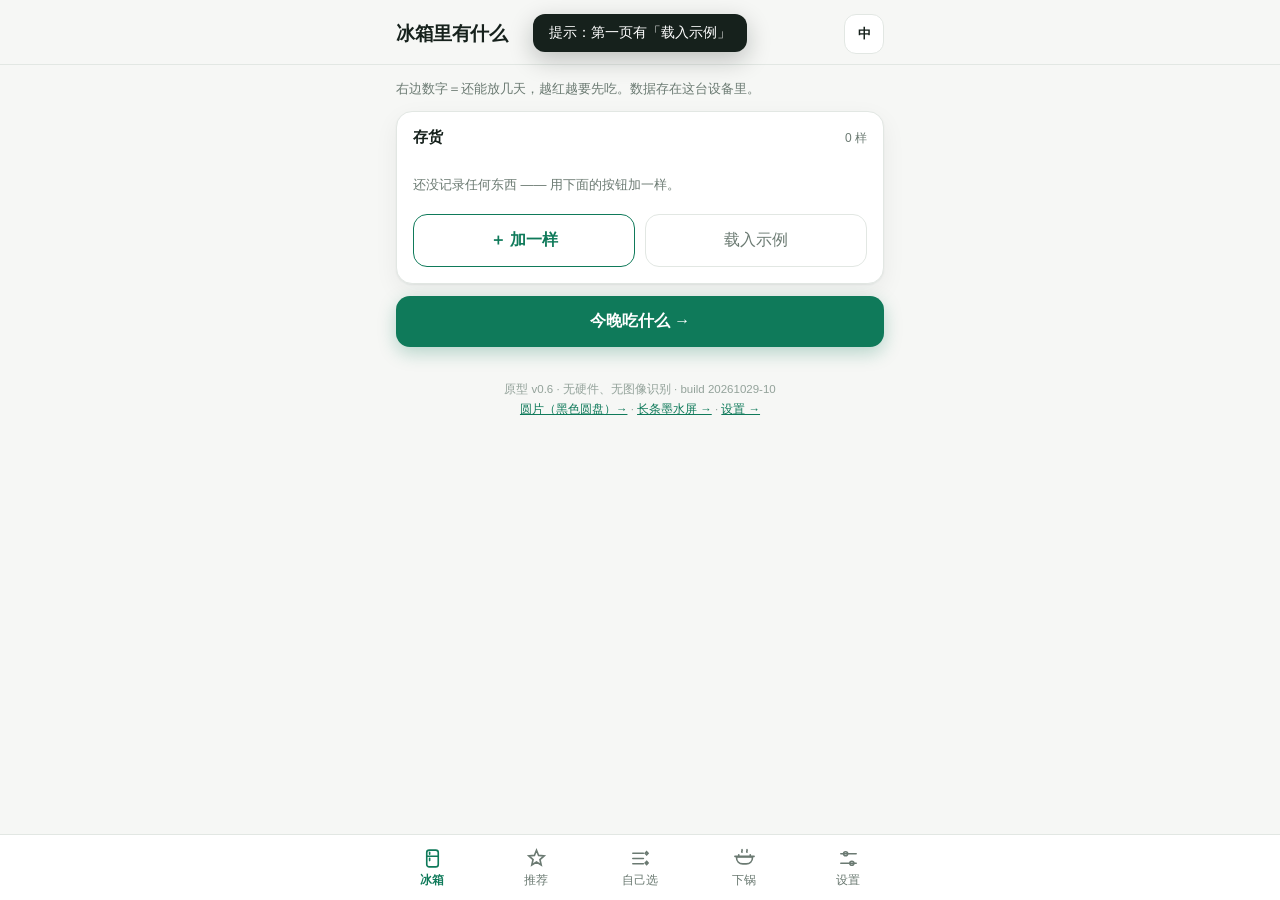
<file: index.html>
<!DOCTYPE html>
<html lang="en">
<head>
<meta charset="utf-8">
<meta name="viewport" content="width=device-width, initial-scale=1, viewport-fit=cover">
<meta name="theme-color" content="#0f7a5a">
<title>Fridge Decision</title>
<link rel="manifest" href="manifest.json">
<style>
  :root{
    --bg:#f6f7f5; --card:#fff; --ink:#16211c; --muted:#6b7a72; --line:#e2e7e3;
    --green:#0f7a5a; --green-soft:#e6f2ed; --amber:#b26a00; --amber-soft:#fdf1e0;
    --red:#b3261e; --red-soft:#fbe9e7;
    --shadow:0 1px 2px rgba(16,33,28,.06),0 8px 24px rgba(16,33,28,.06);
    --r:16px;
  }
  *{box-sizing:border-box;-webkit-tap-highlight-color:transparent}
  html,body{margin:0;padding:0;background:var(--bg);color:var(--ink);
    font-family:-apple-system,BlinkMacSystemFont,"Segoe UI","PingFang SC","Microsoft YaHei",sans-serif;
    -webkit-text-size-adjust:100%}
  body{padding:0 0 calc(88px + env(safe-area-inset-bottom))}
  .wrap{max-width:520px;margin:0 auto;padding:0 16px}

  /* ---------- top bar ---------- */
  .top{position:sticky;top:0;z-index:20;background:rgba(246,247,245,.94);backdrop-filter:blur(8px);
    border-bottom:1px solid var(--line)}
  .topin{max-width:520px;margin:0 auto;padding:14px 16px 10px;display:flex;align-items:center;gap:10px}
  .topin h1{font-size:19px;margin:0;letter-spacing:-.02em;flex:1;line-height:1.2}
  .gear{width:40px;height:40px;border-radius:12px;border:1px solid var(--line);background:#fff;
    display:grid;place-items:center;cursor:pointer;flex:0 0 auto;text-decoration:none;color:var(--ink)}
  .gear svg{width:21px;height:21px}

  /* ---------- views ---------- */
  .view{display:none;padding-top:14px}
  .view.on{display:block}
  .lede{font-size:13px;color:var(--muted);line-height:1.5;margin:0 0 12px}
  .card{background:var(--card);border:1px solid var(--line);border-radius:var(--r);padding:16px;margin:0 0 12px;box-shadow:var(--shadow)}
  .card h2{font-size:15px;margin:0 0 10px;display:flex;justify-content:space-between;gap:8px;align-items:baseline}
  .count{font-size:12px;color:var(--muted);font-weight:400}

  /* ---------- fridge rows ---------- */
  .items{display:flex;flex-direction:column;gap:8px}
  .chip{display:flex;align-items:center;gap:10px;width:100%;border:1px solid var(--line);background:#fbfcfb;
    border-radius:14px;padding:13px 14px;font-size:17.5px;line-height:1;font-weight:600}
  .chip svg{flex:0 0 auto;color:var(--green);width:22px;height:22px}
  .chip.warn svg{color:var(--amber)} .chip.urgent svg{color:var(--red)}
  .chip .d{font-size:13.5px;color:var(--muted);font-variant-numeric:tabular-nums;font-weight:500;margin-left:auto}
  .chip.warn .d{color:var(--amber)} .chip.urgent .d{color:var(--red);font-weight:600}
  .chip button{border:0;background:none;padding:0 0 0 2px;margin:0;color:#b7c1bb;font-size:18px;line-height:1;cursor:pointer}
  .empty{font-size:13px;color:var(--muted);padding:6px 0}
  .btn{display:flex;align-items:center;justify-content:center;gap:8px;width:100%;border:0;border-radius:14px;
    padding:15px;font-size:16px;font-weight:600;cursor:pointer;font-family:inherit}
  .btn.primary{background:var(--green);color:#fff;box-shadow:0 6px 18px rgba(15,122,90,.28)}
  .btn.primary:active{transform:translateY(1px)}
  .btn.ghost{background:#fff;color:var(--green);border:1px solid var(--green)}
  .btn.quiet{background:transparent;color:var(--muted);border:1px solid var(--line);font-weight:500}
  .row{display:flex;gap:10px} .row > *{flex:1}

  /* ---------- verdict ---------- */
  .verdict{background:var(--green);color:#fff;border-radius:20px;padding:18px;margin:0 0 12px;box-shadow:0 12px 32px rgba(15,122,90,.24)}
  .verdict.amber{background:#a96206;box-shadow:0 12px 32px rgba(169,98,6,.22)}
  .verdict .kicker{font-size:11px;letter-spacing:.12em;text-transform:uppercase;opacity:.85}
  .verdict h3{font-size:24px;margin:6px 0 8px;line-height:1.15}
  .meta{display:flex;flex-wrap:wrap;gap:8px;font-size:13px}
  .badge{background:rgba(255,255,255,.18);border-radius:8px;padding:3px 8px;font-size:12px;font-weight:600}
  .shop{background:var(--amber-soft);border:1px solid #f0d9b5;border-radius:14px;padding:12px 14px;margin:0 0 12px;
    font-size:14px;line-height:1.55;color:#7a4a05}
  .why{background:#fff;border:1px solid var(--line);border-radius:var(--r);padding:14px 16px;font-size:14px;line-height:1.6;color:#2b3a33}
  .why ul{margin:8px 0 0;padding-left:18px} .why li{margin:4px 0}
  .steps{font-size:14px;line-height:1.7;margin:10px 0 0;padding-left:20px}
  .steps li{margin:6px 0}
  .srcline{font-size:11.5px;color:#93a29a;margin-top:10px}
  .srcline a{color:#7b9187}
  .pantryline{margin-top:10px;font-size:13px;color:var(--muted);line-height:1.6}
  .ptog{display:inline-flex;align-items:center;gap:5px;border:1px solid var(--line);border-radius:999px;
    padding:5px 10px;margin:4px 6px 0 0;font-size:12.5px;cursor:pointer;background:#fff}
  .ptog.on{border-color:var(--green);background:var(--green-soft);color:#0b5c44}

  /* ---------- recipe list ---------- */
  .filters{display:flex;gap:8px;overflow-x:auto;padding:2px 0 10px;scrollbar-width:none}
  .filters::-webkit-scrollbar{display:none}
  .f{border:1px solid var(--line);background:#fff;border-radius:999px;padding:8px 13px;font-size:13px;
    white-space:nowrap;cursor:pointer;font-family:inherit;color:var(--ink)}
  .f.on{border-color:var(--green);background:var(--green-soft);color:#0b5c44;font-weight:600}
  .rc{background:#fff;border:1px solid var(--line);border-radius:var(--r);padding:14px;margin:0 0 10px;box-shadow:var(--shadow)}
  .rc h4{margin:0 0 6px;font-size:17px;letter-spacing:-.01em;display:flex;gap:8px;align-items:baseline;flex-wrap:wrap}
  .rc .tags{display:flex;gap:6px;flex-wrap:wrap;font-size:12px;color:var(--muted)}
  .tg{background:#f2f5f3;border-radius:7px;padding:3px 7px}
  .tg.g{background:var(--green-soft);color:#0b5c44}
  .tg.a{background:var(--amber-soft);color:#7a4a05}
  .rc .uses{font-size:13px;color:#3a473f;margin:8px 0 0;line-height:1.55}
  .rc details{margin-top:10px}
  .rc summary{font-size:13.5px;color:var(--green);cursor:pointer;font-weight:600}
  .rc ol{font-size:13.5px;line-height:1.65;padding-left:20px;margin:8px 0 0}
  .rc .src{font-size:11px;color:#93a29a;margin-top:8px}
  .rc .src a{color:#7b9187}
  .rc .go{width:100%;margin-top:10px;border:1px solid var(--green);background:#fff;color:var(--green);
    border-radius:11px;padding:11px;font-size:14px;font-weight:600;font-family:inherit;cursor:pointer}

  /* ---------- build view ---------- */
  .picker{display:flex;flex-wrap:wrap;gap:8px;margin-bottom:14px}
  .pf{display:inline-flex;align-items:center;gap:7px;border:1px solid var(--line);background:#fbfcfb;
    border-radius:12px;padding:10px 12px;font-size:15px;cursor:pointer;font-family:inherit;color:var(--ink)}
  .pf svg{width:20px;height:20px;color:var(--green)}
  .pf.on{border-color:var(--green);background:var(--green-soft);font-weight:600}
  .slider{display:flex;align-items:center;justify-content:space-between;gap:12px;font-size:14px;margin:6px 0 2px}
  .slider input{width:60%;accent-color:var(--green)}
  .switch{display:flex;align-items:center;justify-content:space-between;gap:12px;font-size:14px;padding:10px 0;
    border-top:1px solid var(--line);margin-top:8px}
  .switch input{width:20px;height:20px;accent-color:var(--green)}
  .note{font-size:12px;color:var(--muted);line-height:1.55;margin:8px 0 0}

  /* ---------- quantity stepper ---------- */
  .qtyrow{display:flex;align-items:center;justify-content:space-between;gap:12px;margin:12px 0;font-size:14px}
  .step2{display:flex;align-items:center;gap:0;border:1px solid var(--line);border-radius:11px;overflow:hidden}
  .step2 button{width:42px;height:40px;border:0;background:#fff;font-size:19px;color:var(--ink);cursor:pointer;font-family:inherit}
  .step2 span{min-width:74px;text-align:center;font-size:15px;font-weight:600;border-left:1px solid var(--line);border-right:1px solid var(--line);height:40px;line-height:40px}
  .chip .q{font-size:13px;color:var(--muted);background:#eef2ef;border-radius:7px;padding:3px 7px;margin-left:6px;font-weight:600}

  /* ---------- cooking mode ---------- */
  .cook{position:fixed;inset:0;z-index:70;background:#fbfcfa;display:none;flex-direction:column;
    padding:calc(14px + env(safe-area-inset-top)) 18px calc(18px + env(safe-area-inset-bottom))}
  .cook.on{display:flex}
  .ck-top{display:flex;align-items:center;gap:10px;font-size:15px;color:var(--muted)}
  .ck-top b{color:var(--ink);font-size:16px}
  .ck-top button{margin-left:auto;border:1px solid var(--line);background:#fff;border-radius:10px;
    width:38px;height:38px;font-size:16px;cursor:pointer;font-family:inherit;color:var(--ink)}
  .ck-body{flex:1;display:flex;flex-direction:column;justify-content:center;align-items:center;gap:18px;text-align:center}
  .ck-icon svg{width:96px;height:96px;color:var(--green);stroke-width:1.3}
  .ck-text{font-size:23px;line-height:1.5;font-weight:600;letter-spacing:-.01em;max-width:22em}
  .ck-count{font-size:13px;color:var(--muted);letter-spacing:.08em}
  .ck-bar{display:flex;gap:10px}
  .ck-bar button{flex:1;border:1px solid var(--line);background:#fff;border-radius:12px;padding:14px;
    font-size:15px;font-family:inherit;cursor:pointer;color:var(--ink);font-weight:600}
  .ck-bar button:disabled{opacity:.4}
  .ck-done{margin-top:10px}
  .undo{display:none;align-items:center;gap:10px;background:#16211c;color:#fff;border-radius:12px;
    padding:12px 14px;font-size:13.5px;margin:0 0 12px;line-height:1.45}
  .undo.on{display:flex}
  .undo button{margin-left:auto;border:1px solid rgba(255,255,255,.4);background:transparent;color:#fff;
    border-radius:9px;padding:7px 12px;font-size:13px;font-family:inherit;cursor:pointer;flex:0 0 auto}

  /* ---------- camera ---------- */
  .cam{width:100%;max-height:34vh;object-fit:cover;border-radius:14px;background:#0d1512;
    display:none;margin-bottom:10px}
  .cam.on{display:block}
  .shotpreview{width:100%;max-height:34vh;object-fit:cover;border-radius:14px;display:none;
    margin-bottom:10px;border:1px solid var(--line)}
  .shotpreview.on{display:block}
  .cammsg{font-size:12.5px;color:var(--muted);line-height:1.55;margin:0 0 10px}
  .zoomrow{display:none;align-items:center;justify-content:space-between;gap:12px;
    font-size:13.5px;margin:0 0 10px}
  .zoomrow.on{display:flex}
  .zoomrow input{width:58%;accent-color:var(--green)}

  /* ---------- bottom nav ---------- */
  .nav{position:fixed;left:0;right:0;bottom:0;z-index:30;background:rgba(255,255,255,.97);
    border-top:1px solid var(--line);padding:8px 0 calc(8px + env(safe-area-inset-bottom));
    backdrop-filter:blur(10px)}
  .navin{max-width:520px;margin:0 auto;display:flex}
  .nav button{flex:1;border:0;background:none;font-family:inherit;cursor:pointer;color:var(--muted);
    display:flex;flex-direction:column;align-items:center;gap:3px;font-size:11.5px;padding:4px 0}
  .nav button svg{width:23px;height:23px}
  .nav button.on{color:var(--green);font-weight:600}
  .nav .navset{flex:1;display:flex;flex-direction:column;align-items:center;gap:3px;font-size:11.5px;
    padding:4px 0;color:var(--muted);text-decoration:none}
  .nav .navset svg{width:23px;height:23px}
  .nav .navset:active{color:var(--green)}

  /* ---------- sheet ---------- */
  .scrim{position:fixed;inset:0;background:rgba(12,22,18,.42);display:none;z-index:40}
  .scrim.on{display:block}
  .sheet{position:fixed;left:0;right:0;bottom:0;z-index:50;background:#fff;border-radius:20px 20px 0 0;
    padding:18px 16px calc(18px + env(safe-area-inset-bottom));transform:translateY(105%);transition:transform .22s ease;
    max-width:520px;margin:0 auto;max-height:88vh;overflow:auto}
  .sheet.on{transform:translateY(0)}
  .sheet h3{font-size:17px;margin:0 0 4px}
  .sheet .hint{font-size:12.5px;color:var(--muted);line-height:1.5;margin:0 0 12px}
  .grid{display:grid;grid-template-columns:repeat(3,1fr);gap:8px;margin:10px 0 14px}
  .pick{border:1px solid var(--line);border-radius:12px;background:#fbfcfb;padding:10px 8px;font-size:13px;
    text-align:center;cursor:pointer;font-family:inherit;line-height:1.3;
    display:flex;flex-direction:column;align-items:center;gap:3px}
  .pick small{color:#9aa8a1;font-size:10.5px}
  .pick.on{border-color:var(--green);background:var(--green-soft);color:#0b5c44;font-weight:600}
  /* iOS Safari: 按钮里的 SVG 会吞掉 click，图标一律不接收指针事件 */
  button svg, button svg *{pointer-events:none}
  .pick, .pf, .chip button{touch-action:manipulation}
  .pick svg{color:var(--green);display:block}
  .field{display:flex;align-items:center;justify-content:space-between;gap:12px;margin:12px 0;font-size:14px}
  input[type=range]{accent-color:var(--green)}
  .toast{position:fixed;left:50%;transform:translateX(-50%) translateY(-16px);top:14px;background:#16211c;color:#fff;
    font-size:13.5px;padding:10px 16px;border-radius:12px;opacity:0;transition:.25s;z-index:60;pointer-events:none;max-width:86%;
    box-shadow:0 8px 24px rgba(12,22,18,.24)}
  .toast.on{opacity:1;transform:translateX(-50%) translateY(0)}
  .foot{font-size:11.5px;color:#93a29a;text-align:center;line-height:1.8;padding:18px 8px 0}
  .foot a{color:#0f7a5a}
</style>
</head>
<body>

<div class="top">
  <div class="topin">
    <h1 id="pageTitle">冰箱里有什么</h1>
    <button class="gear" id="langBtn" aria-label="language" style="font-size:13px;font-weight:700">中</button>
  </div>
</div>

<div class="wrap">

  <!-- ============ view 1: fridge ============ -->
  <section class="view on" id="view-fridge">
    <p class="lede" data-i18n="fridge.lede">右边数字＝还能放几天，越红越要先吃。数据存在这台设备里。</p>
    <div class="undo" id="undoBar">
      <span id="undoText"></span>
      <button id="undoBtn" data-i18n="undo.btn">撤销</button>
    </div>
    <div class="card">
      <h2><span data-i18n="fridge.stock">存货</span> <span class="count" id="cnt">0</span></h2>
      <div class="items" id="items"></div>
      <p class="empty" id="emptyNote" data-i18n="fridge.empty">还没记录任何东西 —— 用下面的按钮加一样。</p>
      <div class="row" style="margin-top:14px">
        <button class="btn ghost" id="addBtn" data-i18n="fridge.add">＋ 加一样</button>
        <button class="btn quiet" id="demoBtn" data-i18n="fridge.demo">载入示例</button>
      </div>
    </div>
    <button class="btn primary" id="decideBtn" data-i18n="fridge.decide">今晚吃什么 →</button>
    <div id="result" style="margin-top:14px"></div>
  </section>

  <!-- ============ view 2: discover ============ -->
  <section class="view" id="view-discover">
    <p class="lede" data-i18n="disc.lede">按"先用掉快坏的"排序。</p>
    <div class="filters" id="discFilters">
      <button class="f on" data-f="all" data-i18n="disc.all">全部</button>
      <button class="f" data-f="ready" data-i18n="disc.ready">现在就能做</button>
      <button class="f" data-f="shop1" data-i18n="disc.shop1">差一样</button>
      <button class="f" data-f="greens" data-i18n="disc.greens">有绿叶菜</button>
      <button class="f" data-f="light" data-i18n="disc.light">≤ 500 kcal</button>
    </div>
    <div id="discList"></div>
  </section>

  <!-- ============ view 3: build ============ -->
  <section class="view" id="view-build">
    <p class="lede" data-i18n="build.lede">先选你今天想吃的。</p>
    <div class="card">
      <h2><span data-i18n="build.want">我想吃</span> <span class="count" id="pickCount"></span></h2>
      <div class="picker" id="picker"></div>
      <div class="slider">
        <span><span data-i18n="build.kcal">热量上限</span> <b id="kcalLbl">600 kcal</b></span>
        <input type="range" id="kcal" min="200" max="1000" step="50" value="600">
      </div>
      <div class="slider">
        <span><span data-i18n="build.mins">最多用时</span> <b id="minLbl">30</b></span>
        <input type="range" id="mins" min="10" max="40" step="5" value="30">
      </div>
      <div class="switch">
        <span data-i18n="build.mustGreens">必须有绿叶菜</span>
        <input type="checkbox" id="mustGreens">
      </div>
      <div class="switch">
        <span data-i18n="build.fibre">只看纤维较高的</span>
        <input type="checkbox" id="highFiber">
      </div>
      <p class="note" data-i18n="build.fibreNote"></p>
      <button class="btn quiet" id="clearPick" style="margin-top:12px" data-i18n="build.clear">清空选择</button>
    </div>
    <div id="buildList"></div>
  </section>

  <div class="foot">
    <span data-i18n="foot.line">原型 · 无硬件、无图像识别</span> · build 20261029-10<br>
    <a href="disc.html" data-i18n="foot.disc">圆片 →</a> · <a href="display.html" data-i18n="foot.strip">长条屏 →</a> · <a href="settings.html" data-i18n="foot.settings">设置 →</a>
  </div>
</div>

<!-- bottom nav -->
<nav class="nav">
  <div class="navin">
    <button class="on" data-view="fridge">
      <svg viewBox="0 0 24 24" fill="none" stroke="currentColor" stroke-width="1.7" stroke-linecap="round">
        <rect x="6" y="3.2" width="12" height="17.6" rx="2.6"/><path d="M6 9.6h12M9 5.6v2M9 11.8v2.4"/>
      </svg>
      <span data-i18n="nav.fridge">冰箱</span>
    </button>
    <button data-view="discover">
      <svg viewBox="0 0 24 24" fill="none" stroke="currentColor" stroke-width="1.7" stroke-linecap="round">
        <path d="M12 3.4l2.2 5.4 5.8.5-4.4 3.8 1.3 5.7L12 15.7 7.1 18.8l1.3-5.7L4 9.3l5.8-.5z"/>
      </svg>
      <span data-i18n="nav.discover">推荐</span>
    </button>
    <button data-view="build">
      <svg viewBox="0 0 24 24" fill="none" stroke="currentColor" stroke-width="1.7" stroke-linecap="round">
        <path d="M4 6.5h11M4 12h11M4 17.5h11"/>
        <path d="M18.4 5l1.5 1.6-1.5 1.6-1.5-1.6z"/><path d="M18.4 15l1.5 1.6-1.5 1.6-1.5-1.6z"/>
      </svg>
      <span data-i18n="nav.build">自己选</span>
    </button>
    <a class="navset navcook" href="cook.html" title="把食材拖进锅里看能做什么">
      <svg viewBox="0 0 24 24" fill="none" stroke="currentColor" stroke-width="1.7" stroke-linecap="round" stroke-linejoin="round">
        <path d="M3.6 10.4h16.8c0 4.6-3 7.2-6.6 7.2H10.2c-3.6 0-6.6-2.6-6.6-7.2z"/>
        <path d="M2 9.8h20"/><path d="M6 9.8V8.2M18 9.8V8.2"/>
        <path d="M9.4 5.4c-.8-1 .6-1.6 0-2.6M14.6 5.4c-.8-1 .6-1.6 0-2.6"/>
      </svg>
      <span data-i18n="nav.cook">下锅</span>
    </a>
    <a class="navset" href="settings.html">
      <svg viewBox="0 0 24 24" fill="none" stroke="currentColor" stroke-width="1.7" stroke-linecap="round">
        <path d="M4 7h16M4 17h16"/>
        <circle cx="9" cy="7" r="2.1"/><circle cx="15.5" cy="17" r="2.1"/>
      </svg>
      <span data-i18n="nav.settings">设置</span>
    </a>
  </div>
</nav>

<div class="scrim" id="scrim"></div>
<div class="sheet" id="sheet">
  <h3 data-i18n="sheet.title">加入一样东西</h3>
  <p class="hint" data-i18n="sheet.hint"></p>
  <video class="cam" id="cam" playsinline muted autoplay></video>
  <img class="shotpreview" id="shot" alt="刚拍的照片">
  <div class="row" style="margin-bottom:10px">
    <button class="btn quiet" id="snapBtn" data-i18n="sheet.cam">打开相机</button>
    <button class="btn quiet" id="flipBtn" style="display:none" data-i18n="sheet.flip">换镜头</button>
  </div>
  <div class="zoomrow" id="zoomRow">
    <span><span data-i18n="sheet.zoom">焦距</span> <b id="zoomLbl">1×</b></span>
    <input type="range" id="zoom" min="1" max="8" step="0.1" value="1">
  </div>
  <button class="btn quiet" id="scanBtn" style="display:none;margin-bottom:10px" data-i18n="sheet.scan">扫商品条码</button>
  <p class="cammsg" id="camMsg" data-i18n="sheet.camMsg"></p>
  <div class="grid" id="picks"></div>
  <div class="qtyrow">
    <span data-i18n="sheet.qty">这次带回来几份</span>
    <span class="step2">
      <button type="button" id="qMinus">−</button>
      <span id="qtyLbl">1 份</span>
      <button type="button" id="qPlus">＋</button>
    </span>
  </div>
  <div class="field">
    <span id="daysLbl">3 天后</span>
    <input type="range" id="days" min="1" max="60" value="3">
  </div>
  <button class="btn primary" id="saveBtn" data-i18n="sheet.save">加进冰箱</button>
  <button class="btn quiet" id="cancelBtn" style="margin-top:8px" data-i18n="sheet.cancel">取消</button>
</div>
<div class="cook" id="cook">
  <div class="ck-top"><span data-i18n="cook.title">做饭模式</span> · <b id="ck-name">菜名</b><button id="ck-close">✕</button></div>
  <div class="ck-body">
    <div class="ck-icon" id="ck-icon"></div>
    <div class="ck-text" id="ck-text">…</div>
    <div class="ck-count" id="ck-count">1 / 5</div>
  </div>
  <div class="ck-bar">
    <button id="ck-prev" data-i18n="cook.prev">上一步</button>
    <button id="ck-next" data-i18n="cook.next">下一步</button>
  </div>
  <button class="btn primary ck-done" id="ck-done" data-i18n="cook.done">做完了 · 扣减库存</button>
</div>

<div class="toast" id="toast"></div>

<script src="data.js?v=20261029-10"></script>
<script src="icons.js?v=20261029-10"></script>
<script src="sync.js?v=20261029-10"></script>
<script src="logic.js?v=20261029-10"></script>
<script src="i18n.js?v=20261029-10"></script>
<script>
"use strict";
const $ = s => document.querySelector(s);
const $$ = s => [...document.querySelectorAll(s)];
let items  = (() => {
  const m = FD.migrate(FD.items());
  const merged = FD.mergeItems(m.items);
  if (m.changed || merged.length !== m.items.length) FD.saveItems(merged);
  return merged;
})();
let goal   = FD.settings();
let pantry = FD.pantry();
let picked = null, pendingDays = 3, pendingQty = 1, stream = null;
let cookRecipe = null, cookStep = 0, lastUndo = null;
let discFilter = "all", buildPicks = new Set();

const uid = () => Math.random().toString(36).slice(2, 9);
const today = () => FD.localDate();
const food = id => FD.byId[id] || {cn: id, name: id};
const cnOf = id => I18N.foodName(id);

function toast(msg){
  const t = $("#toast"); t.textContent = msg; t.classList.add("on");
  clearTimeout(t._t); t._t = setTimeout(()=>t.classList.remove("on"), 1800);
}

/* ---------- fibre bucket (inferred, not measured) ---------- */
const FIBRE = new Set(["greens","broccoli","eggplant","mushroom","carrot","tomato","onion","chili","potato"]);
const highFibre = r => r.needs.some(n => FIBRE.has(n));

/* ============ view switching ============ */
const TITLES = {fridge:"title.fridge", discover:"title.discover", build:"title.build"};
const t = (k, v) => I18N.t(k, v);
function show(view){
  $$(".view").forEach(v => v.classList.toggle("on", v.id === "view-" + view));
  $$(".nav button").forEach(b => b.classList.toggle("on", b.dataset.view === view));
  $("#pageTitle").textContent = t(TITLES[view]);
  window.scrollTo({top:0});
  if(view === "discover") renderDiscover();
  if(view === "build") renderBuild();
}
$$(".nav button").forEach(b => b.addEventListener("click", () => show(b.dataset.view)));

/* ============ view 1: fridge ============ */
function expiryClass(d){ return d <= 2 ? "urgent" : d <= 5 ? "warn" : ""; }
function expiryText(d){ return d <= 0 ? t("fridge.today") : (d === 1 ? t("fridge.oneDay") : t("fridge.left", {n: d})); }

function renderItems(){
  const box = $("#items"); box.innerHTML = "";
  items.slice().sort((a,b)=>FD.daysLeftOf(a)-FD.daysLeftOf(b)).forEach(it=>{
    const d = FD.daysLeftOf(it);
    const el = document.createElement("div");
    el.className = "chip " + expiryClass(d);
    const q = (it.qty == null ? 1 : it.qty);
    el.innerHTML = `${window.FD_ICON(it.cat,22)}<span>${cnOf(it.cat)}</span>
      ${q > 1 ? `<span class="q">×${q}</span>` : ""}
      <span class="d">${expiryText(d)}</span>
      <button aria-label="remove" data-del="${it.id}">×</button>`;
    box.appendChild(el);
  });
  $("#cnt").textContent = t("fridge.count", {n: items.length});
  $("#emptyNote").style.display = items.length ? "none" : "block";
}

function reasons(r){
  const out = [];
  if(r.used.length){
    out.push(t("card.whyUses", {items: r.used.map(i=>{
      const d = FD.daysLeftOf(i);
      return `<b>${cnOf(i.cat)}</b> (${d<=0?t("days.today"):t("days.n",{n:d})})`;
    }).join(I18N.getLang()==="en" ? ", " : "、")}));
  }
  if(r.greensBonus) out.push(t("card.whyGreens"));
  if(r.recipe.minutes <= goal.maxMinutes) out.push(t("card.whyTime", {n: r.recipe.minutes}));
  else out.push(t("card.whySlow", {n: r.recipe.minutes, max: goal.maxMinutes}));
  if(r.status === "shop1") out.push(t("card.whyGap"));
  return out;
}

function pantryLine(missingIds){
  const names = missingIds.map(id => {
    const p = FD.pantryById[id] || {};
    const label = I18N.getLang() === "en" ? (p.name || id) : (p.cn || id);
    return `<span class="ptog" data-pantry="${id}">${label}</span>`;
  }).join("");
  return `<div class="pantryline">${t("card.pantry")}${names}<br><span style="font-size:12px">${t("card.pantryHint")}</span></div>`;
}

function renderResult(list){
  const box = $("#result");
  const usable = list.filter(r => r.status !== "blocked");
  if(!usable.length){
    box.innerHTML = `<div class="card"><h2>${t("disc.none")}</h2>
      <p class="empty">${t("disc.noneHint")}</p></div>`;
    return;
  }
  const top = usable[0], alts = usable.slice(1,3);
  box.innerHTML = `
    <div class="verdict ${top.status==="shop1"?"amber":""}">
      <div class="kicker">${top.status==="shop1" ? t("card.shop1") : t("card.tonight")}</div>
      <h3>${I18N.recipeName(top.recipe)}</h3>
      <div class="meta">
        <span class="badge">${t("card.min", {n: top.recipe.minutes})}</span>
        ${top.recipe.kcal?`<span class="badge">${top.recipe.kcal} kcal</span>`:""}
        <span class="badge">${top.recipe.greens?t("card.greens"):t("card.noGreens")}</span>
      </div>
    </div>
    ${top.status==="shop1"?`<div class="shop">${t("card.missing")}<b>${FD.shoppingHint(top)}</b><br>${t("card.missingHint")}</div>`:""}
    <div class="why">
      <b>${t("card.why")}</b>
      <ul>${reasons(top).map(r=>`<li>${r}</li>`).join("")}</ul>
      <ol class="steps">${I18N.recipeSteps(top.recipe).map(s=>`<li>${s}</li>`).join("")}</ol>
      ${top.pantryMissing.length?pantryLine(top.pantryMissing):""}
      <div class="srcline">${t("card.src")}<a href="${top.recipe.src}" target="_blank" rel="noopener">HowToCook</a> · ${t("card.srcNote")}</div>
      <button class="btn primary" style="margin-top:12px" data-cook="${top.recipe.id}">${t("disc.cook")}</button>
    </div>
    ${alts.length?`<div class="card"><h2>${t("disc.other")} <span class="count">${t("disc.otherSub")}</span></h2>
      ${alts.map(a=>`<div style="display:flex;justify-content:space-between;gap:10px;padding:10px 0;border-top:1px solid var(--line)">
        <div><div>${I18N.recipeName(a.recipe)} ${a.status==="shop1"?`<span style="color:#b26a00;font-size:12px">· ${t("disc.gapN",{n:1})}</span>`:""}</div>
        <div style="font-size:12px;color:var(--muted);margin-top:2px">${t("card.min",{n:a.recipe.minutes})}${a.recipe.kcal?` · ${a.recipe.kcal} kcal`:""}${a.recipe.greens?" · "+t("card.greens"):""}</div></div>
        <button class="go" data-pick="${a.recipe.id}" style="border:1px solid var(--line);background:#fff;border-radius:10px;padding:8px 12px;font-size:13px;color:var(--green);font-family:inherit">${t("card.seeThis")}</button>
      </div>`).join("")}
    </div>`:""}`;

  box.querySelectorAll("[data-pick]").forEach(b=>{
    b.addEventListener("click", ()=>{
      const r = list.find(x=>x.recipe.id===b.dataset.pick);
      if(r){ renderResult([r,...list.filter(x=>x!==r)]); window.scrollTo({top:0,behavior:"smooth"}); }
    });
  });
  box.querySelectorAll("[data-cook]").forEach(b=>b.addEventListener("click", ()=> openCook(b.dataset.cook)));
  box.querySelectorAll("[data-pantry]").forEach(b=>{
    b.addEventListener("click", ()=>{
      const id = b.dataset.pantry;
      pantry = pantry.includes(id) ? pantry.filter(x=>x!==id) : [...pantry, id];
      FD.savePantry(pantry); renderResult(FD.decide(items, goal));
    });
  });
}

/* ============ view 2: discover ============ */
function recipeCard(r, opts){
  opts = opts || {};
  const sep = I18N.getLang()==="en" ? ", " : "、";
  const used = r.used.map(i=>`${cnOf(i.cat)} (${t("days.n",{n:FD.daysLeftOf(i)})})`).join(sep);
  const missing = r.missing.length ? `<span class="tg a">${t("disc.gapN",{n:r.missing.length})}: ${r.missing.map(cnOf).join(sep)}</span>` : "";
  return `<div class="rc">
    <h4>${I18N.recipeName(r.recipe)}</h4>
    <div class="tags">
      <span class="tg">${t("card.min",{n:r.recipe.minutes})}</span>
      ${r.recipe.kcal?`<span class="tg">${r.recipe.kcal} kcal</span>`:""}
      ${r.recipe.greens?`<span class="tg g">${t("card.greens")}</span>`:""}
      ${highFibre(r.recipe)?`<span class="tg">${I18N.getLang()==="en"?"higher fibre":"纤维较高"}</span>`:""}
      ${missing}
      ${r.status==="ready"?`<span class="tg g">${t("disc.ready1")}</span>`:""}
    </div>
    ${used?`<p class="uses">${t("disc.uses")}${used}</p>`:""}
    <details><summary>${t("disc.steps")}</summary><ol>${I18N.recipeSteps(r.recipe).map(s=>`<li>${s}</li>`).join("")}</ol>
      <div class="src">${t("card.src")}<a href="${r.recipe.src}" target="_blank" rel="noopener">HowToCook</a> · ${t("card.srcNote")}</div>
    </details>
    <button class="go" data-take="${r.recipe.id}">${t("disc.cook")}</button>
  </div>`;
}

function renderDiscover(){
  let list = FD.decide(items, goal).filter(r => r.status !== "blocked");
  if(discFilter === "ready")  list = list.filter(r => r.status === "ready");
  if(discFilter === "shop1")  list = list.filter(r => r.status === "shop1");
  if(discFilter === "greens") list = list.filter(r => r.recipe.greens);
  if(discFilter === "light")  list = list.filter(r => (r.recipe.kcal||0) <= 500);
  const box = $("#discList");
  box.innerHTML = list.length
    ? list.map(r=>recipeCard(r)).join("")
    : `<div class="card"><p class="empty">${t("disc.empty")}</p></div>`;
  box.querySelectorAll("[data-take]").forEach(b=>b.addEventListener("click", ()=> openCook(b.dataset.take)));
}

/* ============ view 3: build ============ */
function renderPicker(){
  const box = $("#picker");
  const have = [...new Set(items.map(i => i.cat))];
  box.innerHTML = have.length
    ? have.map(cat => `<button class="pf ${buildPicks.has(cat)?"on":""}" data-cat="${cat}">
        ${window.FD_ICON(cat,20)}${cnOf(cat)}</button>`).join("")
    : `<p class="empty">${t("build.pickFirst")}</p>`;
  box.querySelectorAll("[data-cat]").forEach(b=>b.addEventListener("click", ()=>{
    const c = b.dataset.cat;
    buildPicks.has(c) ? buildPicks.delete(c) : buildPicks.add(c);
    renderBuild();
  }));
  $("#pickCount").textContent = buildPicks.size ? t("build.picked",{n:buildPicks.size}) : t("build.none");
}

function renderBuild(){
  renderPicker();
  const kcalMax = +$("#kcal").value, minsMax = +$("#mins").value;
  const mustGreens = $("#mustGreens").checked, wantFibre = $("#highFiber").checked;
  $("#kcalLbl").textContent = kcalMax + " kcal";
  $("#minLbl").textContent = minsMax + " 分钟";

  let list = FD.decide(items, goal).filter(r => r.status !== "blocked");
  // 只在"想吃的"里筛：菜必须用到所选食材（没有选就不限）
  if(buildPicks.size){
    list = list.filter(r => r.recipe.needs.some(n => buildPicks.has(n)));
  }
  list = list.filter(r => (r.recipe.kcal || 0) <= kcalMax && r.recipe.minutes <= minsMax);
  if(mustGreens) list = list.filter(r => r.recipe.greens);
  if(wantFibre)  list = list.filter(r => highFibre(r.recipe));

  const box = $("#buildList");
  box.innerHTML = (list.length
    ? list.map(r=>recipeCard(r)).join("")
    : `<div class="card"><p class="empty">${t("build.empty")}</p></div>`)
    + `<p class="note" style="text-align:center">${t("build.total",{n:list.length})}</p>`;
  box.querySelectorAll("[data-take]").forEach(b=>b.addEventListener("click", ()=> openCook(b.dataset.take)));
}
$("#kcal").addEventListener("input", renderBuild);
$("#mins").addEventListener("input", renderBuild);
$("#mustGreens").addEventListener("change", renderBuild);
$("#highFiber").addEventListener("change", renderBuild);
$("#clearPick").addEventListener("click", ()=>{ buildPicks.clear(); renderBuild(); });

/* ---------- step pictograms: one action mark per step ---------- */
const STEP_ICONS = {
  cut:`<path d="M4 20l9-9M13 11l4-4a2.4 2.4 0 013.4 3.4l-4 4z"/><path d="M9 15l-2 2"/>`,
  pan:`<path d="M3.6 11.4h11.2a1.6 1.6 0 011.6 1.6 5.6 5.6 0 01-5.6 5.6H8.8a5.2 5.2 0 01-5.2-5.2z"/><path d="M16.4 12.4H21"/>`,
  pot:`<path d="M4 10.6h16v3.2a5 5 0 01-5 5H9a5 5 0 01-5-5z"/><path d="M7.6 7.4c0-1 1-1.6 1-2.6M12 7.4c0-1 1-1.6 1-2.6M16.4 7.4c0-1 1-1.6 1-2.6"/>`,
  season:`<path d="M10.2 9.6h3.6l.8 10.4H9.4z"/><path d="M10.8 6.6h2.4v3h-2.4z"/><path d="M14.6 8l3.4-2.6"/>`,
  wash:`<path d="M12 4.4c3 3.6 4.6 5.8 4.6 8a4.6 4.6 0 01-9.2 0c0-2.2 1.6-4.4 4.6-8z"/><path d="M9.4 13.4c.4 1.2 1.3 1.9 2.6 1.9"/>`,
  plate:`<circle cx="12" cy="12" r="7.4"/><circle cx="12" cy="12" r="3.6"/>`,
  dot:`<circle cx="12" cy="12" r="3"/>`
};
function stepIcon(text){
  const t = text || "";
  let k = "dot";
  if (/切|片|丁|丝|段|拍|剁|去骨|滚刀/.test(t)) k = "cut";
  else if (/洗|泡|冲洗/.test(t)) k = "wash";
  else if (/炒|煎|炸|煸|爆香|翻炒|收汁/.test(t)) k = "pan";
  else if (/煮|蒸|炖|烧|焖|焯|水开|锅.*水/.test(t)) k = "pot";
  else if (/腌|调|酱|盐|糖|油|码味|拌匀|淀粉/.test(t)) k = "season";
  else if (/盛|装|摆|出锅|淋/.test(t)) k = "plate";
  return `<svg viewBox="0 0 24 24" fill="none" stroke="currentColor" stroke-width="1.6"
    stroke-linecap="round" stroke-linejoin="round">${STEP_ICONS[k]}</svg>`;
}

/* ---------- cooking mode ---------- */
function openCook(recipeId){
  cookRecipe = FD.RECIPES.find(r => r.id === recipeId);
  if(!cookRecipe) return;
  cookStep = 0;
  $("#ck-name").textContent = I18N.recipeName(cookRecipe);
  renderCook();
  $("#cook").classList.add("on");
}
function renderCook(){
  const steps = I18N.recipeSteps(cookRecipe);
  $("#ck-icon").innerHTML = stepIcon(steps[cookStep]);
  $("#ck-text").textContent = steps[cookStep];
  $("#ck-count").textContent = `${cookStep + 1} / ${steps.length}`;
  $("#ck-prev").disabled = cookStep === 0;
  $("#ck-next").disabled = cookStep >= steps.length - 1;
  $("#ck-next").textContent = cookStep >= steps.length - 1 ? t("cook.last") : t("cook.next");
}
$("#ck-prev").addEventListener("click", ()=>{ if(cookStep > 0){ cookStep--; renderCook(); } });
$("#ck-next").addEventListener("click", ()=>{ if(cookStep < cookRecipe.steps.length - 1){ cookStep++; renderCook(); } });
$("#ck-close").addEventListener("click", ()=> $("#cook").classList.remove("on"));

$("#ck-done").addEventListener("click", ()=>{
  const before = items.slice();
  const res = FD.consume(items, cookRecipe);
  lastUndo = {items: before, dish: cookRecipe.name};
  items = res.items;
  FD.saveItems(items);
  FD.log("take", cookRecipe.id);
  renderItems();
  $("#cook").classList.remove("on");
  const usedTxt = res.used.map(u => u.left === 0 ? t("undo.usedUp",{n:cnOf(u.cat),q:u.qty}) : t("undo.left",{n:cnOf(u.cat),q:u.qty,left:u.left})).join(I18N.getLang()==="en" ? ", " : "、");
  $("#undoText").textContent = t("undo.done", {dish: I18N.recipeName(cookRecipe), items: usedTxt || "-"});
  $("#undoBar").classList.add("on");
  if(cookStep >= 0) show("fridge");
});
$("#undoBtn").addEventListener("click", ()=>{
  if(!lastUndo) return;
  items = lastUndo.items; FD.saveItems(items); renderItems();
  $("#undoBar").classList.remove("on");
  toast(t("undo.ok"));
  lastUndo = null;
});

/* ---------- add sheet ---------- */
function openSheet(){
  $("#scrim").classList.add("on"); $("#sheet").classList.add("on");
  picked = null;
  const g = $("#picks"); g.innerHTML = "";
  FD.CATALOG.forEach(c=>{
    const b = document.createElement("button");
    b.className = "pick"; b.type = "button";
    b.innerHTML = window.FD_ICON(c.id,22) + `<span>${I18N.foodName(c.id)}</span><small>${I18N.getLang()==="en" ? c.cn : c.name}</small>`;
    b.addEventListener("click", ()=>{
      picked = c; pendingDays = c.days;
      g.querySelectorAll(".pick").forEach(x=>x.classList.remove("on"));
      b.classList.add("on");
      $("#days").value = c.days; $("#daysLbl").innerHTML = t("sheet.keepFor",{n:c.days});
      pendingQty = 1; paintQty();
    });
    g.appendChild(b);
  });
  $("#days").value = 3; $("#daysLbl").innerHTML = t("sheet.keepFor",{n:3}); pendingDays = 3;
  pendingQty = 1; paintQty();
  shotURL = null; $("#shot").classList.remove("on"); $("#snapBtn").textContent = t("sheet.cam");
  if("BarcodeDetector" in window) $("#scanBtn").style.display = "none";
}
const unitWord = () => I18N.getLang()==="en" ? "portion" : "份";
function paintQty(){
  const unit = picked ? I18N.unit(FD.unitOf(picked.id)) : unitWord();
  $("#qtyLbl").textContent = t("sheet.qtyUnit",{n:pendingQty, unit});
}
$("#qMinus").addEventListener("click", ()=>{ pendingQty = Math.max(1, pendingQty - 1); paintQty(); });
$("#qPlus").addEventListener("click", ()=>{ pendingQty = Math.min(99, pendingQty + 1); paintQty(); });

function closeSheet(){
  $("#scrim").classList.remove("on"); $("#sheet").classList.remove("on"); stopCam();
}
let cams = [], camPos = 0, camTrack = null, shotURL = null;

async function startCam(preferIdex){
  try{
    const constraints = {
      video: {
        facingMode: {ideal: "environment"},
        width: {ideal: 1920}, height: {ideal: 1080}
      }, audio: false
    };
    if (camPos && cams[camPos] && cams[camPos].deviceId) {
      constraints.video = {deviceId: {exact: cams[camPos].deviceId}, width:{ideal:1920}, height:{ideal:1080}};
    }
    stream = await navigator.mediaDevices.getUserMedia(constraints);
    camTrack = stream.getVideoTracks()[0];
    const v = $("#cam");
    v.srcObject = stream; v.classList.add("on"); $("#shot").classList.remove("on");
    await v.play();

    // 列出所有镜头（第一次授权后 label 才可读），让她能避开默认的微距镜头
    const devs = await navigator.mediaDevices.enumerateDevices();
    cams = devs.filter(d => d.kind === "videoinput");
    $("#flipBtn").style.display = cams.length > 1 ? "flex" : "none";
    $("#flipBtn").textContent = t("sheet.flip") + " (" + (camPos % Math.max(1, cams.length) + 1) + "/" + cams.length + ")";

    // 支不支持数码变焦（Android Chrome 支持，iOS Safari 通常不支持）
    const caps = camTrack.getCapabilities ? camTrack.getCapabilities() : {};
    if (caps && caps.zoom) {
      $("#zoomRow").classList.add("on");
      const z = $("#zoom");
      z.min = caps.zoom.min; z.max = caps.zoom.max; z.step = caps.zoom.step || 0.1;
      z.value = caps.zoom.min;
      $("#zoomLbl").textContent = caps.zoom.min + "×";
    } else {
      $("#zoomRow").classList.remove("on");
    }
    $("#snapBtn").textContent = t("sheet.shoot");
    $("#camMsg").textContent = t("sheet.camReady");
    if ("BarcodeDetector" in window) $("#scanBtn").style.display = "flex";
  }catch(e){
    $("#camMsg").textContent = t("sheet.camFail");
  }
}

function stopCam(){
  if(stream){ stream.getTracks().forEach(t=>t.stop()); stream = null; }
  camTrack = null;
  $("#cam").classList.remove("on");
  $("#zoomRow").classList.remove("on");
}

function snap(){
  const v = $("#cam");
  if(!v.videoWidth){ return; }
  const c = document.createElement("canvas");
  c.width = v.videoWidth; c.height = v.videoHeight;
  c.getContext("2d").drawImage(v, 0, 0);
  shotURL = c.toDataURL("image/jpeg", 0.85);
  const img = $("#shot"); img.src = shotURL; img.classList.add("on");
  stopCam();
  $("#snapBtn").textContent = t("sheet.reshoot");
  $("#camMsg").textContent = t("sheet.camDone");
}

/* 条码：只在支持的浏览器里给，不假装全都行 */
async function scanBarcode(){
  if(!shotURL || !("BarcodeDetector" in window)) return;
  try{
    const det = new BarcodeDetector({formats:["ean_13","ean_8","upc_a","upc_e","code_128"]});
    const img = new Image(); img.src = shotURL; await img.decode();
    const codes = await det.detect(img);
    if(codes && codes.length){
      $("#camMsg").textContent = "扫到了条码 " + codes[0].rawValue + " —— 商品名查询还没接；先在下面选品类。";
      toast("条码：" + codes[0].rawValue);
    } else {
      $("#camMsg").textContent = "这张里没扫到条码。把包装上的条码放平再拍一次。";
    }
  }catch(e){
    $("#camMsg").textContent = "条码识别失败：" + (e.message || e);
  }
}

/* ---------- events ---------- */
$("#addBtn").addEventListener("click", openSheet);
$("#cancelBtn").addEventListener("click", closeSheet);
$("#scrim").addEventListener("click", closeSheet);
$("#snapBtn").addEventListener("click", ()=>{
  if(shotURL){ shotURL = null; $("#shot").classList.remove("on"); startCam(); }
  else if(stream){ snap(); }
  else { startCam(); }
});
$("#flipBtn").addEventListener("click", ()=>{
  camPos = (camPos + 1) % Math.max(1, cams.length);
  stopCam(); startCam();
});
$("#zoom").addEventListener("input", async e=>{
  if(!camTrack || !camTrack.applyConstraints) return;
  const z = +e.target.value;
  $("#zoomLbl").textContent = z.toFixed(1) + "×";
  try{ await camTrack.applyConstraints({advanced:[{zoom:z}]}); }catch(err){}
});
$("#scanBtn").addEventListener("click", scanBarcode);
$("#days").addEventListener("input", e=>{ pendingDays = +e.target.value; $("#daysLbl").innerHTML = t("sheet.keepFor",{n:pendingDays}); });

$("#saveBtn").addEventListener("click", ()=>{
  if(!picked){ toast(t("sheet.pickFirst")); return; }
  const hh = FD.household();
  const dup = items.find(i => i.cat === picked.id && FD.daysLeftOf(i) === pendingDays
                              && (i.by || null) === (hh.members.length ? hh.members[0] : null));
  if (dup) {
    dup.qty = (dup.qty == null ? 1 : dup.qty) + pendingQty;   // 同一天到期的合成一份
  } else {
    items.push({id:uid(), cat:picked.id, name:picked.name, tag:picked.tag,
                qty:pendingQty, unit:FD.unitOf(picked.id),
                daysLeft:pendingDays, life:pendingDays, addedAt:today(),
                by: hh.members.length ? hh.members[0] : null});
  }
  items = FD.mergeItems(items);
  FD.saveItems(items); renderItems(); closeSheet();
  toast(t("toast.added", {name: I18N.foodName(picked.id), n: pendingQty, days: pendingDays}));
});

$("#decideBtn").addEventListener("click", ()=>{
  renderResult(FD.decide(items, goal));
  const r = $("#result"); if(r) window.scrollTo({top:r.offsetTop - 70, behavior:"smooth"});
});

$("#demoBtn").addEventListener("click", ()=>{
  const mk = (cat, days, qty) => { const f = FD.byId[cat];
    return {id:uid(), cat, name:f.name, tag:f.tag, qty:qty||1, unit:FD.unitOf(cat),
            daysLeft:days, life:days, addedAt:today()}; };
  items = [mk("pork",3,1), mk("chili",7,3), mk("egg",21,10), mk("greens",4,1), mk("rice",3,2), mk("tofu",4,1)];
  FD.saveItems(items); renderItems();
  toast(t("toast.demo"));
});

$("#items").addEventListener("click", e=>{
  const b = e.target.closest("[data-del]"); if(!b) return;
  items = items.filter(i=>i.id!==b.dataset.del);
  FD.saveItems(items); renderItems();
});

$("#discFilters").addEventListener("click", e=>{
  const b = e.target.closest("[data-f]"); if(!b) return;
  discFilter = b.dataset.f;
  $$("#discFilters .f").forEach(x=>x.classList.toggle("on", x===b));
  renderDiscover();
});

/* ---------- keep the clock honest ----------
   剩余天数是按日期算的，但如果页面一直开着（装到主屏的 PWA 就是），
   就不会重算。每分钟 + 每次回到前台都重算一次。 */
function refreshClock(){
  renderItems();
  if($("#view-discover").classList.contains("on")) renderDiscover();
  if($("#view-build").classList.contains("on")) renderBuild();
}
setInterval(refreshClock, 60000);
document.addEventListener("visibilitychange", ()=>{ if(!document.hidden) refreshClock(); });
window.addEventListener("focus", refreshClock);

/* ---------- language ---------- */
function applyLang(){
  I18N.apply();
  $("#toast").textContent = "";      // 别让上一句中文留在 DOM 里
  $("#langBtn").textContent = I18N.getLang() === "en" ? "EN" : "中";
  const active = $$(".nav button").find(b => b.classList.contains("on"));
  const view = active ? active.dataset.view : "fridge";
  $("#pageTitle").textContent = t(TITLES[view]);
  $("#qtyLbl") && paintQty();
  renderItems();
  if(view === "discover") renderDiscover();
  if(view === "build") renderBuild();
  if($("#result").innerHTML) renderResult(FD.decide(items, goal));
  $("#daysLbl") && ($("#daysLbl").innerHTML = t("sheet.keepFor", {n: pendingDays}));
}
$("#langBtn").addEventListener("click", ()=>{
  I18N.setLang(I18N.getLang() === "en" ? "zh" : "en");
  applyLang();
});

/* ---------- boot ---------- */
applyLang();
// 有后端就跟着云端走：别的手机加的东西 5 秒内出现在这里
if (FD.cloudOn()) {
  items = FD.items();
  FD.sync.start(() => { items = FD.items(); renderItems();
    if ($("#result").innerHTML) renderResult(FD.decide(items, goal)); });
}
// 从设置页底部导航跳回来时，直接落到对应标签
(function(){
  const h = (location.hash || "").replace("#","");
  if(["fridge","discover","build"].includes(h)) show(h);
})();
// 从设置页底部导航跳回来时，直接落到对应标签
(function(){
  const h = (location.hash || "").replace("#","");
  if(["fridge","discover","build"].includes(h)) show(h);
})();
if(!items.length) setTimeout(()=>toast(t("toast.tip")), 900);
if("serviceWorker" in navigator){ navigator.serviceWorker.register("sw.js").catch(()=>{}); }
</script>
</body>
</html>
</file>
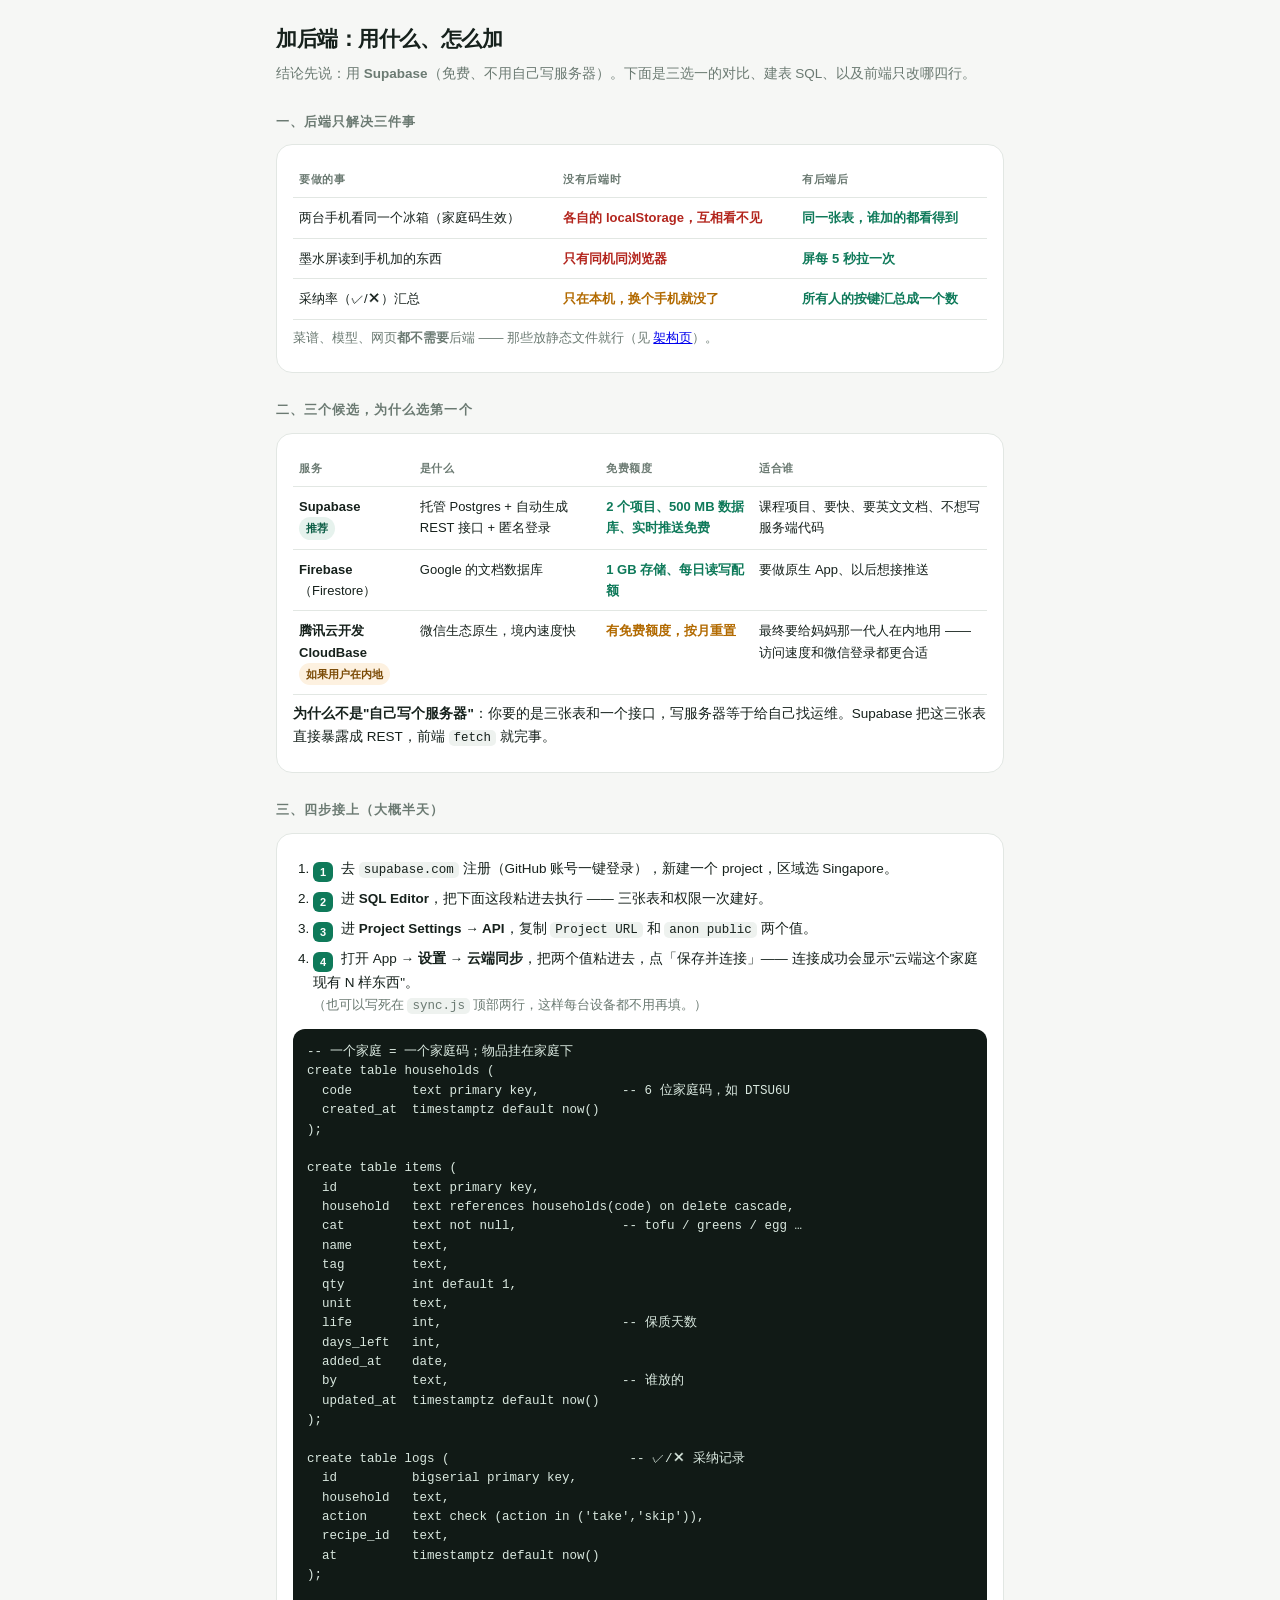
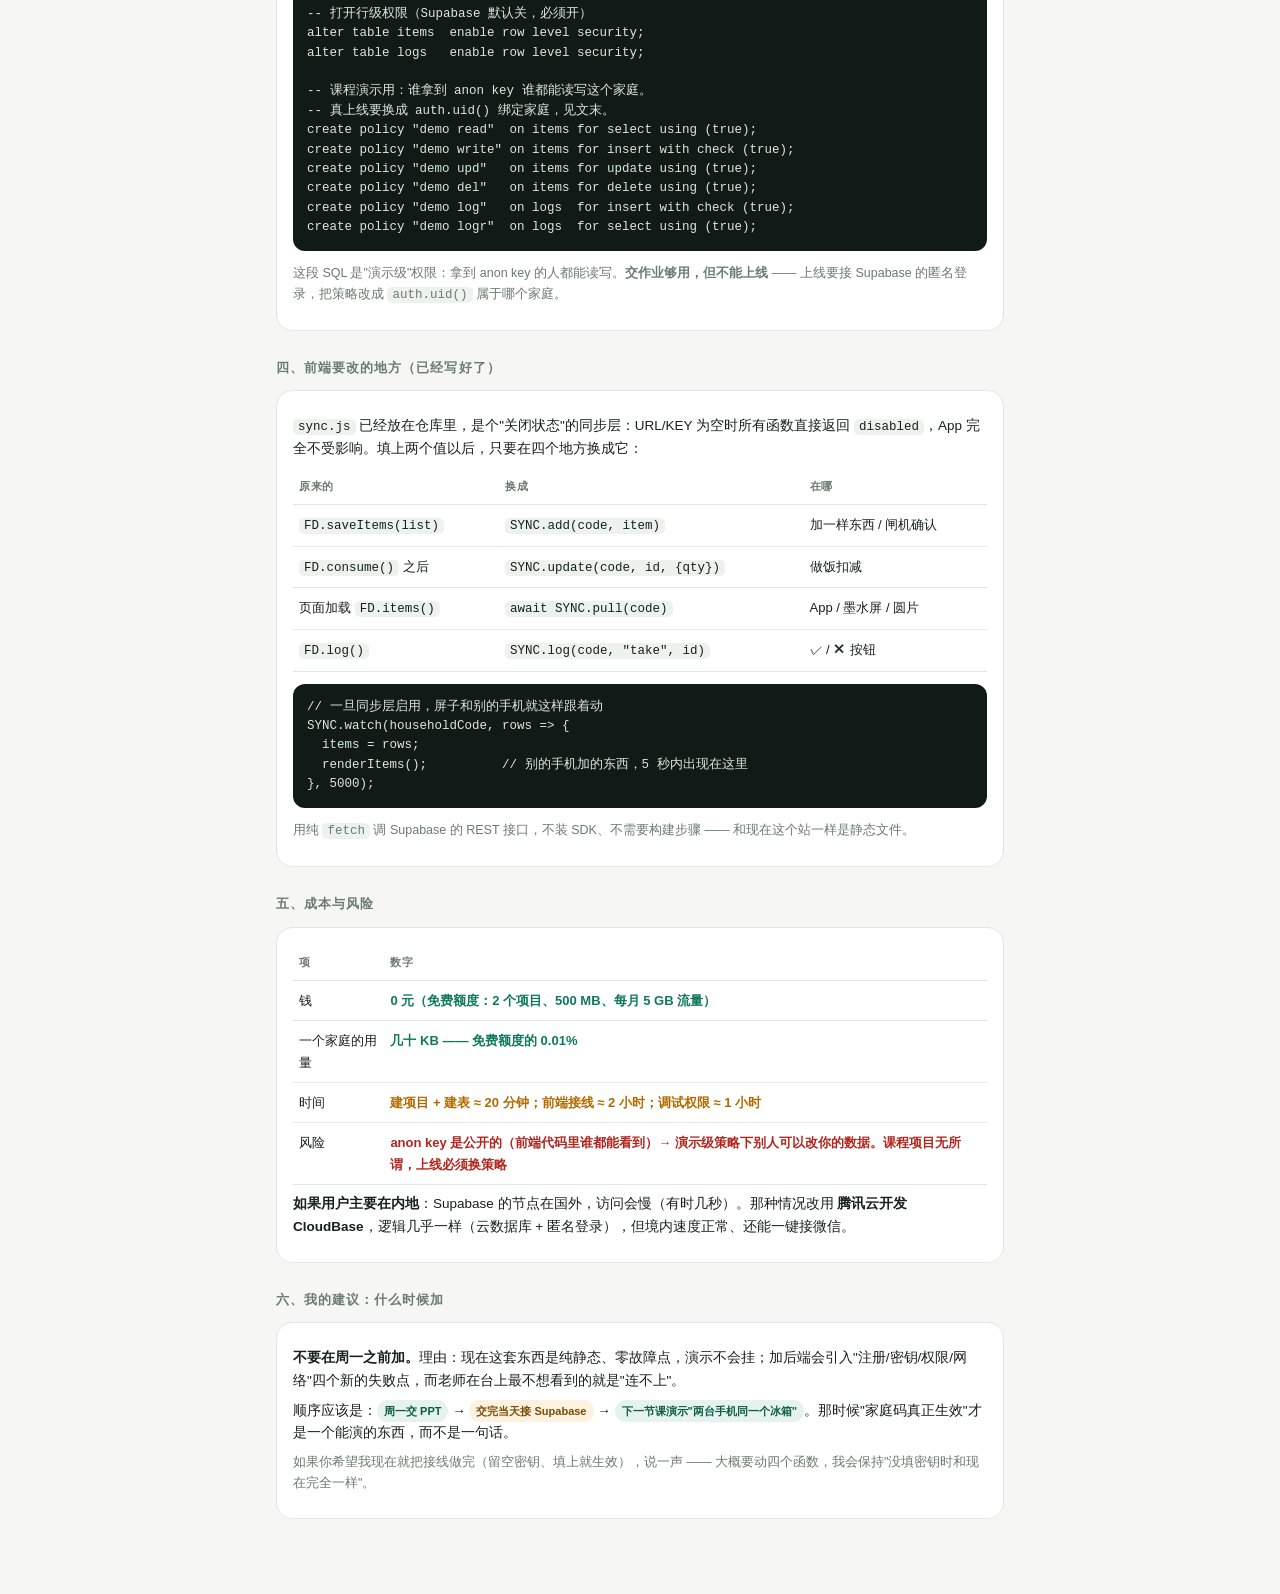
<file: backend.html>
<!DOCTYPE html>
<html lang="zh-CN">
<head>
<meta charset="utf-8">
<meta name="viewport" content="width=device-width, initial-scale=1">
<title>加后端：用什么、怎么加</title>
<style>
  :root{ --bg:#f6f7f5; --card:#fff; --ink:#16211c; --muted:#6b7a72; --line:#e2e7e3;
         --green:#0f7a5a; --green-soft:#e6f2ed; --amber:#b26a00; --amber-soft:#fdf1e0; --red:#b3261e; --red-soft:#fbe9e7; }
  *{box-sizing:border-box}
  html,body{margin:0;background:var(--bg);color:var(--ink);line-height:1.65;
    font-family:-apple-system,BlinkMacSystemFont,"Segoe UI","PingFang SC","Microsoft YaHei",sans-serif;-webkit-text-size-adjust:100%}
  .wrap{max-width:760px;margin:0 auto;padding:22px 16px 60px}
  h1{font-size:21px;margin:0 0 6px;letter-spacing:-.02em}
  .sub{font-size:13.5px;color:var(--muted);margin:0 0 18px}
  h2{font-size:13px;text-transform:uppercase;letter-spacing:.08em;color:var(--muted);margin:26px 0 10px}
  .card{background:var(--card);border:1px solid var(--line);border-radius:16px;padding:16px;margin:12px 0}
  table{width:100%;border-collapse:collapse;font-size:13px}
  th,td{text-align:left;padding:9px 6px;border-bottom:1px solid var(--line);vertical-align:top}
  th{font-size:11px;text-transform:uppercase;letter-spacing:.05em;color:var(--muted)}
  code{background:#eef2ef;padding:1px 5px;border-radius:5px;font-size:12.5px}
  pre{background:#111a16;color:#d9e8df;padding:14px;border-radius:12px;overflow:auto;font-size:12px;line-height:1.55}
  pre code{background:none;color:inherit;padding:0}
  ul,ol{margin:8px 0 0;padding-left:20px} li{margin:6px 0;font-size:13.5px}
  p{font-size:13.5px;margin:8px 0}
  .ok{color:var(--green);font-weight:600} .warn{color:var(--amber);font-weight:600} .bad{color:var(--red);font-weight:600}
  .tag{display:inline-block;font-size:11px;padding:2px 7px;border-radius:999px;background:var(--green-soft);color:#0b5c44;font-weight:600}
  .tag.a{background:var(--amber-soft);color:#7a4a05} .tag.r{background:var(--red-soft);color:#8f231c}
  .note{font-size:12.5px;color:var(--muted)}
  .step{counter-increment:step}
  .step::before{content:counter(step);display:inline-grid;place-items:center;width:20px;height:20px;
    background:#0f7a5a;color:#fff;border-radius:6px;font-size:11px;font-weight:700;margin-right:8px;vertical-align:-3px}
</style>
</head>
<body>
<div class="wrap">
  <h1>加后端：用什么、怎么加</h1>
  <p class="sub">结论先说：用 <b>Supabase</b>（免费、不用自己写服务器）。下面是三选一的对比、建表 SQL、以及前端只改哪四行。</p>

  <h2>一、后端只解决三件事</h2>
  <div class="card">
    <table>
      <thead><tr><th>要做的事</th><th>没有后端时</th><th>有后端后</th></tr></thead>
      <tbody>
        <tr><td>两台手机看同一个冰箱（家庭码生效）</td><td class="bad">各自的 localStorage，互相看不见</td><td class="ok">同一张表，谁加的都看得到</td></tr>
        <tr><td>墨水屏读到手机加的东西</td><td class="bad">只有同机同浏览器</td><td class="ok">屏每 5 秒拉一次</td></tr>
        <tr><td>采纳率（✓/✕）汇总</td><td class="warn">只在本机，换个手机就没了</td><td class="ok">所有人的按键汇总成一个数</td></tr>
      </tbody>
    </table>
    <p class="note">菜谱、模型、网页<b>都不需要</b>后端 —— 那些放静态文件就行（见 <a href="stack.html">架构页</a>）。</p>
  </div>

  <h2>二、三个候选，为什么选第一个</h2>
  <div class="card">
    <table>
      <thead><tr><th>服务</th><th>是什么</th><th>免费额度</th><th>适合谁</th></tr></thead>
      <tbody>
        <tr>
          <td><b>Supabase</b><br><span class="tag">推荐</span></td>
          <td>托管 Postgres + 自动生成 REST 接口 + 匿名登录</td>
          <td class="ok">2 个项目、500 MB 数据库、实时推送免费</td>
          <td>课程项目、要快、要英文文档、不想写服务端代码</td>
        </tr>
        <tr>
          <td><b>Firebase</b>（Firestore）</td>
          <td>Google 的文档数据库</td>
          <td class="ok">1 GB 存储、每日读写配额</td>
          <td>要做原生 App、以后想接推送</td>
        </tr>
        <tr>
          <td><b>腾讯云开发 CloudBase</b><br><span class="tag a">如果用户在内地</span></td>
          <td>微信生态原生，境内速度快</td>
          <td class="warn">有免费额度，按月重置</td>
          <td>最终要给妈妈那一代人在内地用 —— 访问速度和微信登录都更合适</td>
        </tr>
      </tbody>
    </table>
    <p><b>为什么不是"自己写个服务器"</b>：你要的是三张表和一个接口，写服务器等于给自己找运维。Supabase 把这三张表直接暴露成 REST，前端 <code>fetch</code> 就完事。</p>
  </div>

  <h2>三、四步接上（大概半天）</h2>
  <div class="card">
    <ol>
      <li class="step">去 <code>supabase.com</code> 注册（GitHub 账号一键登录），新建一个 project，区域选 Singapore。</li>
      <li class="step">进 <b>SQL Editor</b>，把下面这段粘进去执行 —— 三张表和权限一次建好。</li>
      <li class="step">进 <b>Project Settings → API</b>，复制 <code>Project URL</code> 和 <code>anon public</code> 两个值。</li>
      <li class="step">打开 App → <b>设置 → 云端同步</b>，把两个值粘进去，点「保存并连接」—— 连接成功会显示"云端这个家庭现有 N 样东西"。<br><span class="note">（也可以写死在 <code>sync.js</code> 顶部两行，这样每台设备都不用再填。）</span></li>
    </ol>
    <pre><code>-- 一个家庭 = 一个家庭码；物品挂在家庭下
create table households (
  code        text primary key,           -- 6 位家庭码，如 DTSU6U
  created_at  timestamptz default now()
);

create table items (
  id          text primary key,
  household   text references households(code) on delete cascade,
  cat         text not null,              -- tofu / greens / egg …
  name        text,
  tag         text,
  qty         int default 1,
  unit        text,
  life        int,                        -- 保质天数
  days_left   int,
  added_at    date,
  by          text,                       -- 谁放的
  updated_at  timestamptz default now()
);

create table logs (                        -- ✓/✕ 采纳记录
  id          bigserial primary key,
  household   text,
  action      text check (action in ('take','skip')),
  recipe_id   text,
  at          timestamptz default now()
);

-- 打开行级权限（Supabase 默认关，必须开）
alter table items  enable row level security;
alter table logs   enable row level security;

-- 课程演示用：谁拿到 anon key 谁都能读写这个家庭。
-- 真上线要换成 auth.uid() 绑定家庭，见文末。
create policy "demo read"  on items for select using (true);
create policy "demo write" on items for insert with check (true);
create policy "demo upd"   on items for update using (true);
create policy "demo del"   on items for delete using (true);
create policy "demo log"   on logs  for insert with check (true);
create policy "demo logr"  on logs  for select using (true);</code></pre>
    <p class="note">这段 SQL 是"演示级"权限：拿到 anon key 的人都能读写。<b>交作业够用，但不能上线</b> —— 上线要接 Supabase 的匿名登录，把策略改成 <code>auth.uid()</code> 属于哪个家庭。</p>
  </div>

  <h2>四、前端要改的地方（已经写好了）</h2>
  <div class="card">
    <p><code>sync.js</code> 已经放在仓库里，是个"关闭状态"的同步层：URL/KEY 为空时所有函数直接返回 <code>disabled</code>，App 完全不受影响。填上两个值以后，只要在四个地方换成它：</p>
    <table>
      <thead><tr><th>原来的</th><th>换成</th><th>在哪</th></tr></thead>
      <tbody>
        <tr><td><code>FD.saveItems(list)</code></td><td><code>SYNC.add(code, item)</code></td><td>加一样东西 / 闸机确认</td></tr>
        <tr><td><code>FD.consume()</code> 之后</td><td><code>SYNC.update(code, id, {qty})</code></td><td>做饭扣减</td></tr>
        <tr><td>页面加载 <code>FD.items()</code></td><td><code>await SYNC.pull(code)</code></td><td>App / 墨水屏 / 圆片</td></tr>
        <tr><td><code>FD.log()</code></td><td><code>SYNC.log(code, "take", id)</code></td><td>✓ / ✕ 按钮</td></tr>
      </tbody>
    </table>
    <pre><code>// 一旦同步层启用，屏子和别的手机就这样跟着动
SYNC.watch(householdCode, rows =&gt; {
  items = rows;
  renderItems();          // 别的手机加的东西，5 秒内出现在这里
}, 5000);</code></pre>
    <p class="note">用纯 <code>fetch</code> 调 Supabase 的 REST 接口，不装 SDK、不需要构建步骤 —— 和现在这个站一样是静态文件。</p>
  </div>

  <h2>五、成本与风险</h2>
  <div class="card">
    <table>
      <thead><tr><th>项</th><th>数字</th></tr></thead>
      <tbody>
        <tr><td>钱</td><td class="ok">0 元（免费额度：2 个项目、500 MB、每月 5 GB 流量）</td></tr>
        <tr><td>一个家庭的用量</td><td class="ok">几十 KB —— 免费额度的 0.01%</td></tr>
        <tr><td>时间</td><td class="warn">建项目 + 建表 ≈ 20 分钟；前端接线 ≈ 2 小时；调试权限 ≈ 1 小时</td></tr>
        <tr><td>风险</td><td class="bad">anon key 是公开的（前端代码里谁都能看到）→ 演示级策略下别人可以改你的数据。课程项目无所谓，上线必须换策略</td></tr>
      </tbody>
    </table>
    <p><b>如果用户主要在内地</b>：Supabase 的节点在国外，访问会慢（有时几秒）。那种情况改用 <b>腾讯云开发 CloudBase</b>，逻辑几乎一样（云数据库 + 匿名登录），但境内速度正常、还能一键接微信。</p>
  </div>

  <h2>六、我的建议：什么时候加</h2>
  <div class="card">
    <p><b>不要在周一之前加。</b>理由：现在这套东西是纯静态、零故障点，演示不会挂；加后端会引入"注册/密钥/权限/网络"四个新的失败点，而老师在台上最不想看到的就是"连不上"。</p>
    <p>顺序应该是：<span class="tag">周一交 PPT</span> → <span class="tag a">交完当天接 Supabase</span> → <span class="tag">下一节课演示"两台手机同一个冰箱"</span>。那时候"家庭码真正生效"才是一个能演的东西，而不是一句话。</p>
    <p class="note">如果你希望我现在就把接线做完（留空密钥、填上就生效），说一声 —— 大概要动四个函数，我会保持"没填密钥时和现在完全一样"。</p>
  </div>
</div>
</body>
</html>
</file>
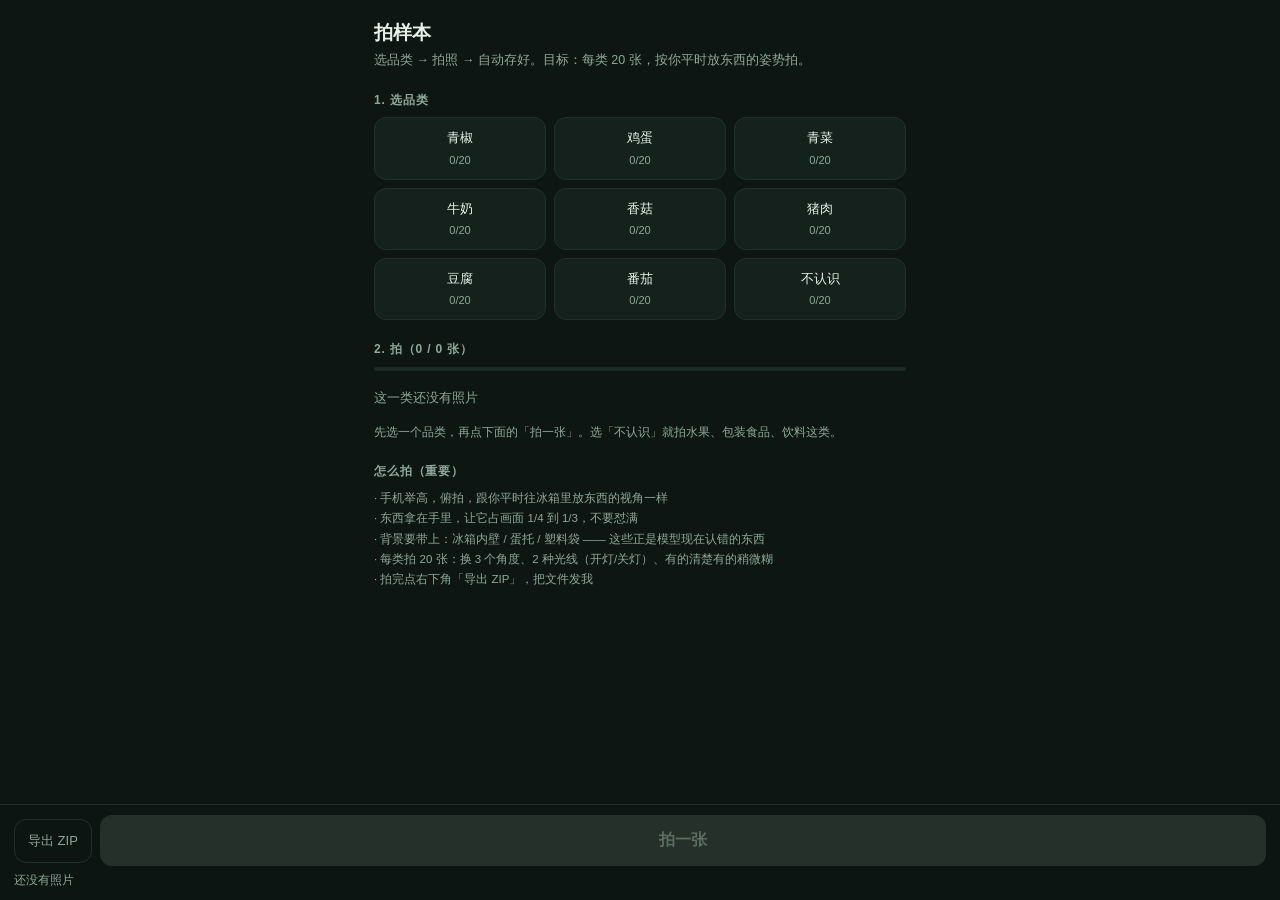
<file: collect.html>
<!DOCTYPE html>
<html lang="zh-CN">
<head>
<meta charset="utf-8">
<meta name="viewport" content="width=device-width, initial-scale=1, viewport-fit=cover">
<meta name="theme-color" content="#0d1613">
<title>拍样本 · 训练数据采集</title>
<style>
  :root{ --bg:#0d1613; --card:#14211c; --line:#22302a; --ink:#e7f1ea; --muted:#8fa89b;
         --green:#1d8f68; --green-soft:#12281f; --amber:#e0a33e; }
  *{box-sizing:border-box}
  html,body{margin:0;background:var(--bg);color:var(--ink);line-height:1.55;
    font-family:-apple-system,BlinkMacSystemFont,"Segoe UI","PingFang SC","Microsoft YaHei",sans-serif;
    -webkit-text-size-adjust:100%}
  .wrap{max-width:560px;margin:0 auto;padding:18px 14px 110px}
  h1{font-size:19px;margin:0 0 4px}
  .sub{font-size:12.5px;color:var(--muted);margin:0 0 16px}
  h2{font-size:12px;letter-spacing:.07em;text-transform:uppercase;color:var(--muted);margin:20px 0 8px}
  .grid{display:grid;grid-template-columns:repeat(3,1fr);gap:8px}
  .cls{background:var(--card);border:1px solid var(--line);border-radius:12px;padding:10px 8px;
    text-align:center;font-size:13px;color:var(--ink);cursor:pointer;position:relative;user-select:none}
  .cls .n{display:block;font-size:11px;color:var(--muted);margin-top:3px}
  .cls.on{border-color:var(--green);background:var(--green-soft);box-shadow:inset 0 0 0 1px var(--green)}
  .cls.done .n{color:var(--green);font-weight:700}
  .shoot{position:fixed;left:0;right:0;bottom:0;padding:10px 14px calc(10px + env(safe-area-inset-bottom));
    background:rgba(13,22,19,.97);border-top:1px solid var(--line);backdrop-filter:blur(8px)}
  .row{display:flex;gap:8px;align-items:center}
  button{font:inherit;border:0;border-radius:12px;padding:13px 16px;cursor:pointer}
  .primary{background:var(--green);color:#fff;font-weight:700;flex:1}
  .primary:disabled{background:#243029;color:#5d6d64}
  .ghost{background:transparent;border:1px solid var(--line);color:var(--muted);font-size:13px;padding:11px 13px}
  .hint{font-size:11.5px;color:var(--muted);margin:6px 0 0}
  .thumbs{display:grid;grid-template-columns:repeat(4,1fr);gap:6px;margin-top:8px}
  .thumb{position:relative}
  .thumb img{width:100%;aspect-ratio:1;object-fit:cover;border-radius:8px;background:#0a1210;display:block}
  .thumb button{position:absolute;top:-5px;right:-5px;background:#b3261e;color:#fff;border-radius:999px;
    width:20px;height:20px;padding:0;font-size:12px;line-height:20px;text-align:center}
  .empty{font-size:12.5px;color:var(--muted);padding:10px 0}
  .bar{height:4px;background:#1b2a24;border-radius:999px;overflow:hidden;margin-top:8px}
  .bar i{display:block;height:100%;background:var(--green);width:0}
</style>
</head>
<body>
<div class="wrap">
  <h1>拍样本</h1>
  <p class="sub">选品类 → 拍照 → 自动存好。目标：每类 20 张，按你平时放东西的姿势拍。</p>

  <h2>1. 选品类</h2>
  <div class="grid" id="classes"></div>

  <h2>2. 拍（<span id="cnt">0</span> / <span id="total">0</span> 张）</h2>
  <div class="bar"><i id="prog"></i></div>
  <div class="thumbs" id="thumbs"></div>
  <p class="hint" id="tip">先选一个品类，再点下面的「拍一张」。选「不认识」就拍水果、包装食品、饮料这类。</p>

  <h2>怎么拍（重要）</h2>
  <p class="hint" style="line-height:1.75">
    · 手机举高，俯拍，跟你平时往冰箱里放东西的视角一样<br>
    · 东西拿在手里，让它占画面 1/4 到 1/3，不要怼满<br>
    · 背景要带上：冰箱内壁 / 蛋托 / 塑料袋 —— 这些正是模型现在认错的东西<br>
    · 每类拍 20 张：换 3 个角度、2 种光线（开灯/关灯）、有的清楚有的稍微糊<br>
    · 拍完点右下角「导出 ZIP」，把文件发我
  </p>
</div>

<div class="shoot">
  <div class="row">
    <button class="ghost" id="exportBtn">导出 ZIP</button>
    <button class="primary" id="shootBtn" disabled>拍一张</button>
  </div>
  <p class="hint" id="status">还没有照片</p>
</div>

<input id="file" type="file" accept="image/*" capture="environment" style="display:none">

<script>
const CLASSES = [
  ["chili", "青椒"], ["egg", "鸡蛋"], ["greens", "青菜"], ["milk", "牛奶"],
  ["mushroom", "香菇"], ["pork", "猪肉"], ["tofu", "豆腐"], ["tomato", "番茄"],
  ["unknown", "不认识"]
];
const TARGET = 20;
const DB = "fd_samples", STORE = "shots";
let db = null, current = null, shots = [];

function $(s){ return document.querySelector(s); }

function openDB(){
  return new Promise((res, rej) => {
    const r = indexedDB.open(DB, 1);
    r.onupgradeneeded = () => r.result.createObjectStore(STORE, {keyPath: "id", autoIncrement: true});
    r.onsuccess = () => res(r.result);
    r.onerror = () => rej(r.error);
  });
}
function tx(mode){ return db.transaction(STORE, mode).objectStore(STORE); }
function addShot(rec){ return new Promise((res, rej) => { const q = tx("readwrite").add(rec); q.onsuccess = () => res(q.result); q.onerror = () => rej(q.error); }); }
function allShots(){ return new Promise((res, rej) => { const q = tx("readonly").getAll(); q.onsuccess = () => res(q.result || []); q.onerror = () => rej(q.error); }); }
function delShot(id){ return new Promise((res) => { const q = tx("readwrite").delete(id); q.onsuccess = () => res(); }); }

function renderClasses(){
  const box = $("#classes"); box.innerHTML = "";
  CLASSES.forEach(([id, name]) => {
    const n = shots.filter(s => s.label === id).length;
    const el = document.createElement("div");
    el.className = "cls" + (current === id ? " on" : "") + (n >= TARGET ? " done" : "");
    el.dataset.id = id;
    el.innerHTML = `${name}<span class="n">${n}/${TARGET}</span>`;
    el.addEventListener("pointerdown", e => { e.preventDefault(); current = id; renderClasses(); paintShoot(); });
    box.appendChild(el);
  });
}

function paintShoot(){
  $("#shootBtn").disabled = !current;
  $("#total").textContent = shots.length;
  $("#cnt").textContent = shots.filter(s => s.label === current).length;
  const n = current ? shots.filter(s => s.label === current).length : 0;
  $("#prog").style.width = Math.min(100, (n / TARGET) * 100) + "%";
  const name = (CLASSES.find(c => c[0] === current) || [])[1];
  $("#tip").textContent = current
    ? `正在拍：${name}（已 ${n} 张）`
    : "先选一个品类，再点下面的「拍一张」。选「不认识」就拍水果、包装食品、饮料这类。";
}

function renderThumbs(){
  const box = $("#thumbs");
  const mine = shots.filter(s => s.label === current).slice(-8).reverse();
  box.innerHTML = "";
  if(!mine.length){ box.innerHTML = '<div class="empty">这一类还没有照片</div>'; return; }
  mine.forEach(s => {
    const d = document.createElement("div"); d.className = "thumb";
    const img = document.createElement("img");
    img.src = URL.createObjectURL(s.blob);
    const x = document.createElement("button"); x.textContent = "×";
    x.addEventListener("pointerdown", async e => {
      e.preventDefault();
      await delShot(s.id); shots = shots.filter(t => t.id !== s.id);
      renderClasses(); paintShoot(); renderThumbs();
    });
    d.appendChild(img); d.appendChild(x); box.appendChild(d);
  });
}

/* 拍完压一下尺寸：1600px 长边、jpeg 0.85，既能训练也不占空间 */
function shrink(file){
  return new Promise(res => {
    const img = new Image();
    img.onload = () => {
      const max = 1600;
      const scale = Math.min(1, max / Math.max(img.width, img.height));
      const c = document.createElement("canvas");
      c.width = Math.round(img.width * scale); c.height = Math.round(img.height * scale);
      c.getContext("2d").drawImage(img, 0, 0, c.width, c.height);
      c.toBlob(b => res(b), "image/jpeg", 0.85);
      URL.revokeObjectURL(img.src);
    };
    img.onerror = () => res(file);
    img.src = URL.createObjectURL(file);
  });
}

$("#shootBtn").addEventListener("click", () => {
  if(!current) return;
  $("#file").value = "";
  $("#file").click();
});

$("#file").addEventListener("change", async e => {
  const f = e.target.files && e.target.files[0];
  if(!f) return;
  $("#status").textContent = "保存中…";
  const blob = await shrink(f);
  const rec = {label: current, blob, ts: Date.now()};
  rec.id = await addShot(rec);
  shots.push(rec);
  renderClasses(); paintShoot(); renderThumbs();
  $("#status").textContent = `已保存 ${shots.length} 张`;
});

$("#exportBtn").addEventListener("click", async () => {
  if(!shots.length){ $("#status").textContent = "还没有照片"; return; }
  $("#status").textContent = "打包中…";
  const s = document.createElement("script");
  s.src = "https://cdn.jsdelivr.net/npm/jszip@3.10.1/dist/jszip.min.js";
  await new Promise((res, rej) => { s.onload = res; s.onerror = rej; document.head.appendChild(s); });
  const zip = new JSZip();
  const counts = {};
  shots.forEach(sh => {
    counts[sh.label] = (counts[sh.label] || 0) + 1;
    const name = `${sh.label}_${String(counts[sh.label]).padStart(3, "0")}.jpg`;
    zip.file(name, sh.blob);
  });
  zip.file("labels.txt", CLASSES.map(c => c[0]).join("\n"));
  const blob = await zip.generateAsync({type: "blob"});
  const a = document.createElement("a");
  a.href = URL.createObjectURL(blob);
  a.download = "food_samples.zip";
  a.click();
  setTimeout(() => URL.revokeObjectURL(a.href), 4000);
  $("#status").textContent = `已导出 ${shots.length} 张 —— 把 food_samples.zip 发给老师/我`;
});

(async () => {
  db = await openDB();
  shots = await allShots();
  renderClasses(); paintShoot(); renderThumbs();
  $("#status").textContent = shots.length ? `已保存 ${shots.length} 张` : "还没有照片";
})();
</script>
</body>
</html>
</file>
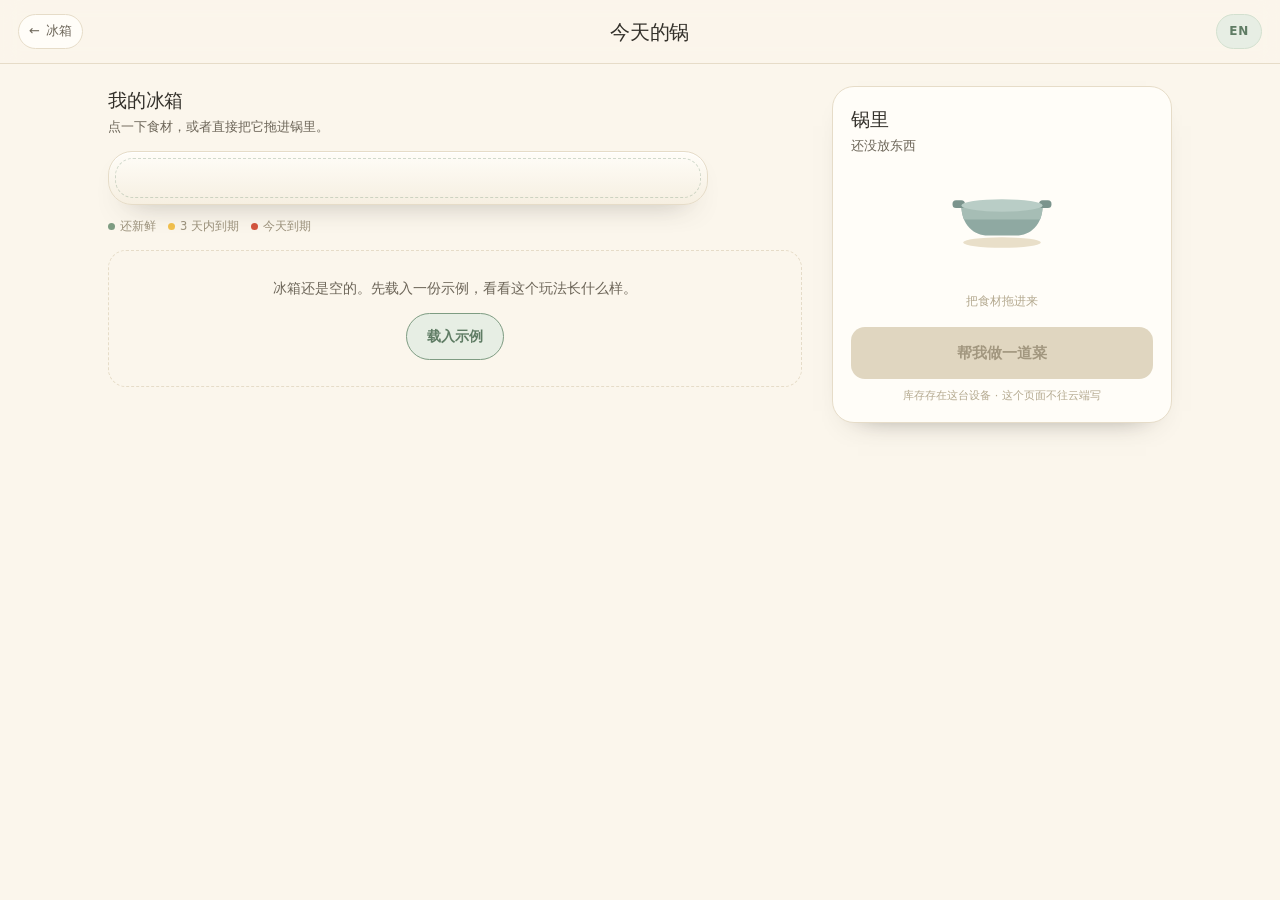
<file: cook.html>
<!doctype html>
<html lang="zh-CN">
<head>
<meta charset="utf-8">
<meta name="viewport" content="width=device-width,initial-scale=1,viewport-fit=cover">
<title>今天的锅 · Fridge Decision</title>
<meta name="description" content="把冰箱里的食材拖进锅里，看今晚能做什么菜。">
<meta name="theme-color" content="#FBF6EC">
<link rel="icon" href="icon.svg">
<link rel="stylesheet" href="cook.css">
</head>
<body>

<header class="top">
  <a class="back" href="index.html" aria-label="回到冰箱">←<span data-i18n="cook.back">冰箱</span></a>
  <h1 data-i18n="cook.title">今天的锅</h1>
  <button class="lang" id="langBtn" aria-label="切换语言">EN</button>
</header>

<main class="wrap">

  <section class="fridge-sec" aria-labelledby="fridgeHead">
    <div class="sec-head">
      <h2 id="fridgeHead" data-i18n="cook.myFridge">我的冰箱</h2>
      <p class="lede" data-i18n="cook.lede">点一下食材，或者直接把它拖进锅里。</p>
    </div>

    <div class="fridge" id="fridge">
      <div class="fridge-door" aria-hidden="true"></div>
      <div class="shelves" id="shelves"></div>
      <div class="fridge-foot" aria-hidden="true"></div>
    </div>

    <p class="legend">
      <span><i class="g1"></i><span data-i18n="cook.legOk">还新鲜</span></span>
      <span><i class="g2"></i><span data-i18n="cook.legSoon">3 天内</span></span>
      <span><i class="g3"></i><span data-i18n="cook.legNow">今天到期</span></span>
    </p>

    <div class="empty" id="empty" hidden>
      <p data-i18n="cook.empty">冰箱还是空的。先载入一份示例，看看这个玩法长什么样。</p>
      <button class="ghost" id="demoBtn" data-i18n="cook.demo">载入示例</button>
    </div>
  </section>

  <aside class="pot-sec" id="potSec" aria-labelledby="potHead">
    <div class="sec-head">
      <h2 id="potHead" data-i18n="cook.pot">锅里</h2>
      <p class="lede" id="potCount" data-i18n="cook.picked0">还没放东西</p>
    </div>

    <div class="pot" id="pot" tabindex="0" role="button"
         aria-label="锅：把食材放进来" data-i18n-aria="cook.dropHere">
      <svg class="pot-art" viewBox="0 0 120 96" aria-hidden="true">
        <ellipse cx="60" cy="86" rx="44" ry="6" fill="#E9DFC9"/>
        <path class="steam s1" d="M46 30c-5-6 5-9 0-16" stroke="#D8CBB0" stroke-width="3" fill="none" stroke-linecap="round"/>
        <path class="steam s2" d="M60 26c-5-6 5-9 0-16" stroke="#D8CBB0" stroke-width="3" fill="none" stroke-linecap="round"/>
        <path class="steam s3" d="M74 30c-5-6 5-9 0-16" stroke="#D8CBB0" stroke-width="3" fill="none" stroke-linecap="round"/>
        <path d="M14 44h92c0 22-14 34-30 34H44C28 78 14 66 14 44z" fill="#8FA9A2"/>
        <path d="M14 44h92c0 6-1 11-3 16H17c-2-5-3-10-3-16z" fill="#A6BDB5"/>
        <rect x="4" y="38" width="14" height="9" rx="4" fill="#7B948D"/>
        <rect x="102" y="38" width="14" height="9" rx="4" fill="#7B948D"/>
        <ellipse cx="60" cy="44" rx="46" ry="7" fill="#B9CDC6"/>
      </svg>
      <ul class="chips" id="chips"></ul>
      <p class="pot-hint" id="potHint" data-i18n="cook.dropHint">把食材拖进来</p>
    </div>

    <button class="primary" id="askBtn" disabled data-i18n="cook.ask">帮我做一道菜</button>
    <p class="sync" id="syncNote"></p>
  </aside>

  <section class="result" id="result" aria-live="polite"></section>

</main>

<div class="toast" id="toast" role="status" aria-live="polite"></div>

<script src="data.js"></script>
<script src="icons.js"></script>
<script src="cook-art.js"></script>
<script src="cook-steps.js"></script>
<script src="sync.js"></script>
<script src="logic.js"></script>
<script src="i18n.js"></script>
<script src="cook.js"></script>
</body>
</html>
</file>
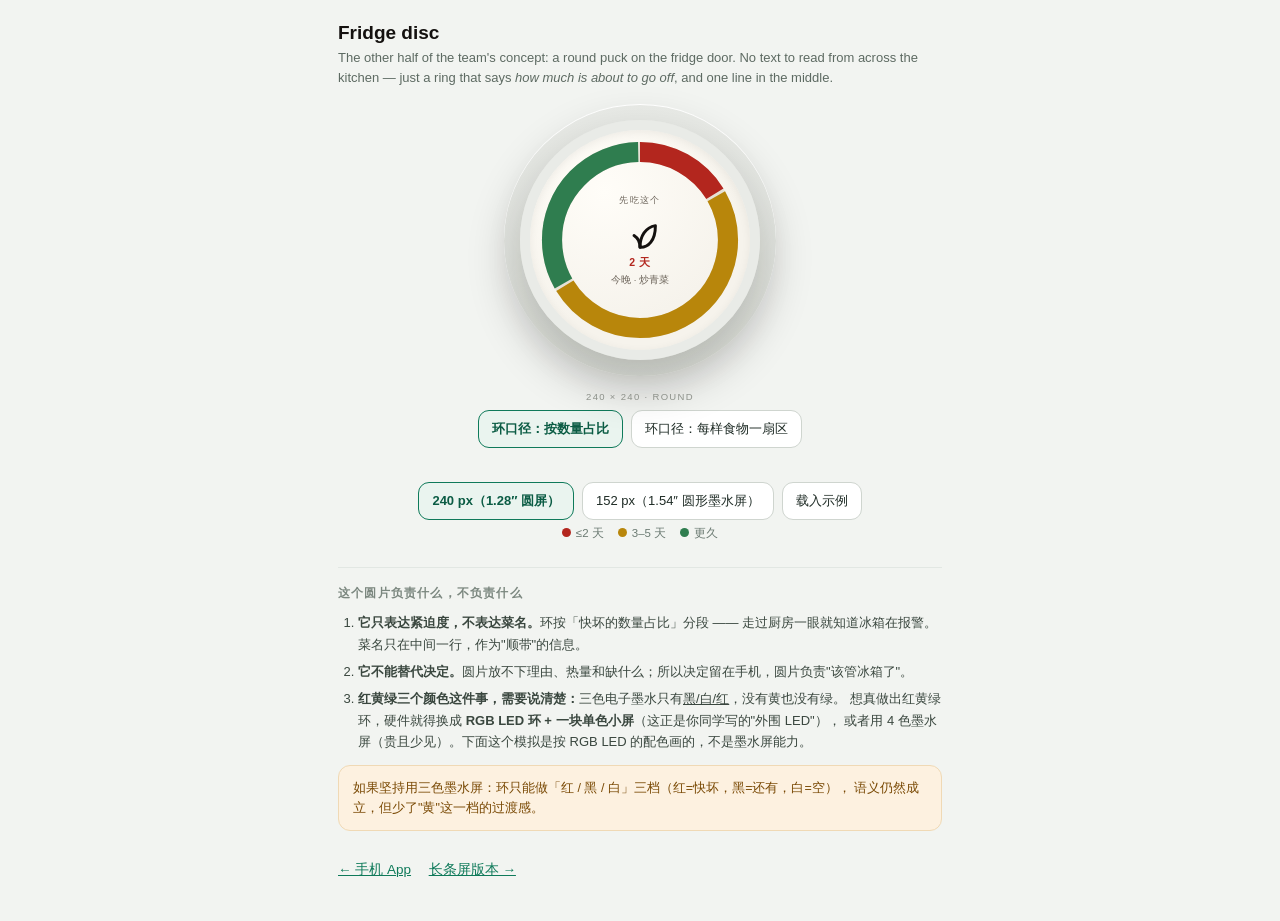
<file: disc.html>
<!DOCTYPE html>
<html lang="en">
<head>
<meta charset="utf-8">
<meta name="viewport" content="width=device-width, initial-scale=1, viewport-fit=cover">
<title>Fridge Disc — 240×240</title>
<style>
  :root{ --page:#f2f4f1; --ink:#14110f; --paper:#f6f3ec; --line:#d9d3c6;
         --red:#b3261e; --amber:#b8860b; --green:#2f7d4f; --dim:#6d655b; --bezel:#e7e9e5; --bezel2:#d5d8d2; }
  *{box-sizing:border-box;-webkit-tap-highlight-color:transparent}
  html,body{margin:0;background:var(--page);color:var(--ink);
    font-family:-apple-system,BlinkMacSystemFont,"Segoe UI","PingFang SC",sans-serif;-webkit-text-size-adjust:100%}
  .page{max-width:640px;margin:0 auto;padding:22px 18px 40px}
  h1{font-size:19px;margin:0 0 4px}
  .lede{font-size:13px;color:#5d6a62;line-height:1.55;margin:0 0 16px}
  .lede code{background:#e8ece8;padding:1px 5px;border-radius:5px;font-size:12px}

  .stage{display:flex;justify-content:center;margin:6px 0 10px}
  .disc{position:relative;width:240px;height:240px;border-radius:50%;
    background:radial-gradient(circle at 34% 28%, #fffdf8, var(--paper) 62%);
    box-shadow:0 16px 34px rgba(20,17,15,.16), inset 0 2px 10px rgba(0,0,0,.06);
    border:10px solid #e9ebe7; transform-origin:center}
  .disc > svg{position:absolute;inset:0;width:100%;height:100%;transform:rotate(-90deg)}
  .disc .centre svg{width:42px;height:42px;color:var(--ink);display:block;margin:2px auto 0}
  .ring-bg{fill:none;stroke:#e6e1d5;stroke-width:22}
  .centre{position:absolute;inset:0;display:grid;place-content:center;text-align:center;padding:0 46px}
  .k{font-size:9px;letter-spacing:.16em;text-transform:uppercase;color:var(--dim)}
  .n{font-size:30px;font-weight:800;line-height:.95;letter-spacing:-.03em;margin:3px 0 2px}
  .u{font-size:10.5px;font-weight:700;letter-spacing:.06em;color:var(--red);text-transform:uppercase}
  .d{font-size:9.5px;color:var(--dim);margin-top:4px;line-height:1.3}
  .bezel{position:relative;background:linear-gradient(180deg,var(--bezel),var(--bezel2));
    border-radius:50%;padding:16px;box-shadow:0 18px 40px rgba(20,17,15,.14),inset 0 1px 0 #fff}
  .badge{position:absolute;bottom:-26px;left:0;right:0;text-align:center;font-size:9.5px;
    letter-spacing:.14em;text-transform:uppercase;color:#8d918a}

  .ctl{display:flex;gap:8px;justify-content:center;flex-wrap:wrap;margin:34px 0 6px}
  .btn{border:1px solid #cfd5cf;background:#fff;border-radius:11px;padding:9px 13px;font-size:13px;
    font-family:inherit;cursor:pointer;color:#1f2c26}
  .btn.on{border-color:#0f7a5a;color:#0b5c44;background:#eaf4ef;font-weight:600}
  .legend{display:flex;gap:14px;justify-content:center;font-size:11.5px;color:#6b7a72;margin-top:6px;flex-wrap:wrap}
  .legend i{display:inline-block;width:9px;height:9px;border-radius:50%;margin-right:5px}
  .notes{margin:26px 0 0;border-top:1px solid #e2e7e3;padding-top:16px;font-size:13px;line-height:1.65;color:#3a473f}
  .notes h2{font-size:12px;text-transform:uppercase;letter-spacing:.1em;color:#7b877f;margin:0 0 8px}
  .notes ol{margin:0;padding-left:20px} .notes li{margin:6px 0}
  .warn{background:#fdf1e0;border:1px solid #f0d9b5;border-radius:12px;padding:12px 14px;
    font-size:12.5px;line-height:1.6;color:#7a4a05;margin:12px 0}
  a.back{display:inline-block;margin-top:16px;font-size:13.5px;color:#0f7a5a;margin-right:14px}
</style>
</head>
<body>
<div class="page">
  <h1>Fridge disc</h1>
  <p class="lede">The other half of the team's concept: a round puck on the fridge door. No text to read from
    across the kitchen — just a ring that says <i>how much is about to go off</i>, and one line in the middle.</p>

  <div class="stage">
    <div class="bezel">
      <div class="disc" id="disc">
        <svg viewBox="0 0 240 240">
          <circle class="ring-bg" cx="120" cy="120" r="96"></circle>
          <g id="segments"></g>
        </svg>
        <div class="centre">
          <div class="k" id="k">use first</div>
          <div class="n" id="n">🦐</div>
          <div class="u" id="u">1 day</div>
          <div class="d" id="d">今晚 · 洋葱炒猪肉</div>
        </div>
      </div>
      <div class="badge">240 × 240 · round</div>
    </div>
  </div>

  <div class="ctl">
    <button class="btn on" id="modeCount">环口径：按数量占比</button>
    <button class="btn" id="modeItem">环口径：每样食物一扇区</button>
  </div>
  <div class="ctl">
    <button class="btn on" id="v240">240 px（1.28″ 圆屏）</button>
    <button class="btn" id="v152">152 px（1.54″ 圆形墨水屏）</button>
    <button class="btn" id="seed">载入示例</button>
  </div>
  <div class="legend">
    <span><i style="background:#b3261e"></i>≤2 天</span>
    <span><i style="background:#b8860b"></i>3–5 天</span>
    <span><i style="background:#2f7d4f"></i>更久</span>
  </div>

  <div class="notes">
    <h2>这个圆片负责什么，不负责什么</h2>
    <ol>
      <li><b>它只表达紧迫度，不表达菜名。</b>环按「快坏的数量占比」分段 —— 走过厨房一眼就知道冰箱在报警。
          菜名只在中间一行，作为"顺带"的信息。</li>
      <li><b>它不能替代决定。</b>圆片放不下理由、热量和缺什么；所以决定留在手机，圆片负责"该管冰箱了"。</li>
      <li><b>红黄绿三个颜色这件事，需要说清楚：</b>三色电子墨水只有<u>黑/白/红</u>，没有黄也没有绿。
          想真做出红黄绿环，硬件就得换成 <b>RGB LED 环 + 一块单色小屏</b>（这正是你同学写的"外围 LED"），
          或者用 4 色墨水屏（贵且少见）。下面这个模拟是按 RGB LED 的配色画的，不是墨水屏能力。</li>
    </ol>
    <div class="warn">如果坚持用三色墨水屏：环只能做「红 / 黑 / 白」三档（红=快坏，黑=还有，白=空），
      语义仍然成立，但少了"黄"这一档的过渡感。</div>
    <a class="back" href="index.html">← 手机 App</a>
    <a class="back" href="display.html">长条屏版本 →</a>
  </div>
</div>

<script src="data.js?v=20261029-5"></script>
<script src="icons.js?v=20261029-5"></script>
<script src="sync.js"></script>
<script src="logic.js?v=20261029-5"></script>
<script src="i18n.js?v=20261029-6"></script>
<script>
"use strict";
const $ = s => document.querySelector(s);
const L = (zh, en) => (window.I18N && I18N.getLang() === "en") ? en : zh;
const DEMO = [
  {cat:"pork", daysLeft:3}, {cat:"chili", daysLeft:7}, {cat:"egg", daysLeft:21},
  {cat:"greens", daysLeft:2}, {cat:"rice", daysLeft:3}, {cat:"tofu", daysLeft:4}
];
const R = 96, C = 2 * Math.PI * R;

function itemsNow(){
  const stored = FD.items();
  if(Array.isArray(stored) && stored.length){
    return stored.map(i => ({cat:i.cat, daysLeft:FD.daysLeftOf(i), name:i.name}));
  }
  return DEMO;
}

let ringMode = "count";   // count = 三段占比（原概念）; item = 每样一扇区

function paint(){
  const items = itemsNow();
  const ranked = FD.decide(items.map(i => ({
      id:i.cat, cat:i.cat, name:i.name || (FD.byId[i.cat]||{}).name,
      daysLeft:i.daysLeft, life:i.daysLeft, addedAt:null
  })), FD.settings()).filter(r => r.status !== "blocked");

  const red = items.filter(i => i.daysLeft <= 2).length;
  const amber = items.filter(i => i.daysLeft > 2 && i.daysLeft <= 5).length;
  const green = items.filter(i => i.daysLeft > 5).length;
  const total = Math.max(1, red + amber + green);

  let segs;
  if (ringMode === "count") {
    segs = [
      {n:red,   color:"#b3261e"},
      {n:amber, color:"#b8860b"},
      {n:green, color:"#2f7d4f"}
    ];
  } else {
    // 每样食物一个等宽扇区：谁快坏了，谁就是红的 —— 一眼数得出来
    const shown = items.slice().sort((a,b)=>a.daysLeft-b.daysLeft).slice(0, 12);
    segs = shown.map(i => ({
      n: 1,
      color: i.daysLeft <= 2 ? "#b3261e" : (i.daysLeft <= 5 ? "#b8860b" : "#2f7d4f")
    }));
    if (items.length > 12) segs.push({n: items.length - 12, color: "#cdc6b8"});
  }
  const unitTotal = Math.max(1, segs.reduce((s,x)=>s+x.n, 0));
  let offset = 0, html = "";
  segs.forEach(sg => {
    if(!sg.n) return;
    const len = (sg.n / unitTotal) * C;
    html += `<circle cx="120" cy="120" r="${R}" fill="none" stroke="${sg.color}" stroke-width="22"
      stroke-dasharray="${Math.max(0, len - 3)} ${C - Math.max(0, len - 3)}"
      stroke-dashoffset="${-offset}" stroke-linecap="butt"></circle>`;
    offset += len;
  });
  $("#segments").innerHTML = html;

  const urgent = items.slice().sort((a,b)=>a.daysLeft-b.daysLeft)[0];
  const top = ranked[0];
  if(urgent){
    const f = FD.byId[urgent.cat] || {};
    $("#k").textContent = L("先吃这个", "use first");
    $("#n").innerHTML = window.FD_ICON(urgent.cat, 34);
    $("#u").textContent = urgent.daysLeft <= 0 ? L("今天", "today") : urgent.daysLeft + L(" 天", " d");
    $("#u").style.color = urgent.daysLeft <= 5 ? "var(--red)" : "var(--green)";
    $("#d").textContent = top ? L("今晚 · ", "tonight · ") + (window.I18N ? I18N.recipeName(top.recipe) : top.recipe.name) : L("冰箱已清空", "fridge is empty");
  } else {
    $("#k").textContent = "fridge"; $("#n").textContent = "—"; $("#u").textContent = "空";
    $("#d").textContent = "先去加点东西";
  }
}

$("#v240").addEventListener("click", ()=>{
  $("#disc").style.transform = "scale(1)";
  $("#v240").classList.add("on"); $("#v152").classList.remove("on");
});
$("#v152").addEventListener("click", ()=>{
  $("#disc").style.transform = "scale(152/240)";
  $("#v152").classList.add("on"); $("#v240").classList.remove("on");
});
$("#seed").addEventListener("click", ()=>{
  const t = FD.localDate();
  FD.saveItems(DEMO.map(d => {
    const f = FD.byId[d.cat];
    return {id: Math.random().toString(36).slice(2,9), cat:d.cat, name:f.name, tag:f.tag,
            qty:1, unit:FD.unitOf(d.cat), daysLeft:d.daysLeft, life:d.daysLeft, addedAt:t};
  }));
  paint();
  document.querySelector(".disc").animate(
    [{opacity:.4},{opacity:1}], {duration:220});
});
$("#modeCount").addEventListener("click", ()=>{
  ringMode = "count"; paint();
  $("#modeCount").classList.add("on"); $("#modeItem").classList.remove("on");
});
$("#modeItem").addEventListener("click", ()=>{
  ringMode = "item"; paint();
  $("#modeItem").classList.add("on"); $("#modeCount").classList.remove("on");
});
paint();
</script>
</body>
</html>
</file>
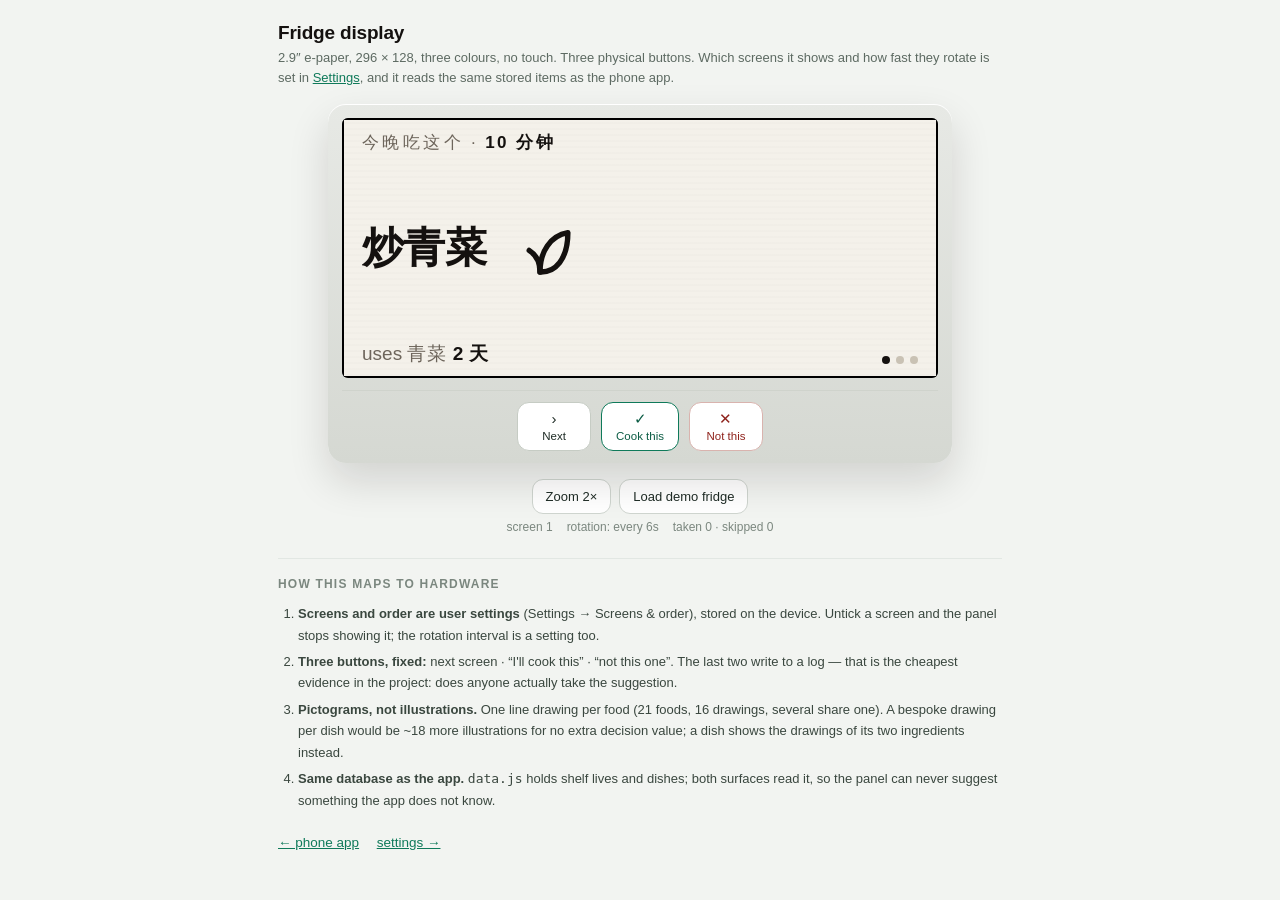
<file: display.html>
<!DOCTYPE html>
<html lang="en">
<head>
<meta charset="utf-8">
<meta name="viewport" content="width=device-width, initial-scale=1, viewport-fit=cover">
<title>Fridge Display — 296×128</title>
<style>
  :root{
    --page:#f2f4f1; --ink:#14110f; --paper:#f4f1ea; --line:#d9d3c6;
    --red:#b3261e; --dim:#6d655b; --bezel:#e7e9e5; --bezel2:#d5d8d2;
  }
  *{box-sizing:border-box;-webkit-tap-highlight-color:transparent}
  html,body{margin:0;background:var(--page);color:var(--ink);
    font-family:-apple-system,BlinkMacSystemFont,"Segoe UI","PingFang SC",sans-serif;-webkit-text-size-adjust:100%}
  .page{max-width:760px;margin:0 auto;padding:22px 18px 40px}
  h1{font-size:19px;margin:0 0 4px;letter-spacing:-.01em}
  .lede{font-size:13px;color:#5d6a62;line-height:1.55;margin:0 0 16px}
  .lede code{background:#e8ece8;padding:1px 5px;border-radius:5px;font-size:12px}

  .stage{display:flex;justify-content:center;margin:8px 0 6px}
  .device{position:relative;background:linear-gradient(180deg,var(--bezel),var(--bezel2));border-radius:18px;
    padding:14px 14px 12px;box-shadow:0 18px 40px rgba(20,17,15,.14),inset 0 1px 0 #fff}
  .screenwrap{position:relative;background:#000;border-radius:6px;padding:2px;box-shadow:inset 0 2px 8px rgba(0,0,0,.55)}

  /* ---------------- the real 296 x 128 canvas ---------------- */
  .screen{width:296px;height:128px;background:var(--paper);overflow:hidden;position:relative;
    transform-origin:top left;
    background-image:repeating-linear-gradient(0deg,rgba(0,0,0,.012) 0 1px,transparent 1px 3px)}
  .scr{position:absolute;inset:0;padding:7px 9px 6px;display:none;grid-template-rows:auto 1fr auto;gap:3px}
  .scr.on{display:grid}
  .hd{font-size:8.5px;letter-spacing:.14em;text-transform:uppercase;color:var(--dim);
    display:flex;justify-content:space-between;align-items:baseline;line-height:1}
  .hd b{color:var(--ink);font-weight:700}
  .body{display:flex;align-items:center;gap:8px;overflow:hidden}
  .body > div{min-width:0}
  .big{font-size:24px;line-height:1.03;font-weight:750;letter-spacing:-.015em}
  .big.two{font-size:21px;line-height:1.1}
  .plus{font-weight:600}
  .pix{display:flex;flex-direction:column;gap:5px;flex:0 0 auto;color:var(--ink)}
  .pix svg{display:block}
  .ft{display:flex;align-items:flex-end;justify-content:space-between;gap:6px;
    font-size:9.5px;line-height:1.2;color:var(--dim)}
  .ft b{color:var(--ink)}
  .red{color:var(--red)}
  .num{font-size:33px;font-weight:800;line-height:.86;letter-spacing:-.03em}
  .unit{font-size:10.5px;font-weight:700;letter-spacing:.09em;text-transform:uppercase;margin-left:5px}
  .dots{display:flex;gap:3px;align-items:center;flex:0 0 auto}
  .dots i{width:4px;height:4px;border-radius:50%;background:#c9c2b4;display:block}
  .dots i.on{background:var(--ink)}
  .bars{display:flex;gap:3px;margin-top:6px}
  .bars span{width:10px;height:5px;background:#cdc6b8;border-radius:1px}
  .bars span.k{background:var(--ink)}
  .bars span.r{background:var(--red)}
  .tick{font-size:9.5px;color:var(--dim);margin-top:6px;line-height:1.35}
  .tick b{color:var(--ink)}
  .flash{position:absolute;inset:0;display:none;place-items:center;background:var(--paper);text-align:center}
  .flash.on{display:grid}
  .flash b{font-size:20px;display:block;letter-spacing:-.01em}
  .flash span{font-size:10px;letter-spacing:.1em;text-transform:uppercase;color:var(--dim)}

  /* ---------------- physical buttons ---------------- */
  .keys{display:flex;justify-content:center;gap:10px;margin-top:12px;padding-top:11px;border-top:1px solid #cfd3cc}
  .key{display:flex;flex-direction:column;align-items:center;gap:4px;border:1px solid #c6ccc4;background:#fff;
    border-radius:12px;padding:8px 14px;font-size:11.5px;font-family:inherit;color:#1f2c26;cursor:pointer;min-width:74px}
  .key span{font-size:15px;line-height:1}
  .key:active{transform:translateY(1px)}
  .key.ok{border-color:#0f7a5a;color:#0b5c44}
  .key.no{border-color:#d9b3ae;color:#8f231c}

  .ctl{display:flex;flex-wrap:wrap;gap:8px;justify-content:center;margin:16px 0 6px}
  .btn{border:1px solid #cfd5cf;background:#fff;border-radius:11px;padding:9px 13px;font-size:13px;
    font-family:inherit;cursor:pointer;color:#1f2c26}
  .btn.on{border-color:#0f7a5a;color:#0b5c44;background:#eaf4ef;font-weight:600}
  .meta{display:flex;justify-content:center;gap:14px;font-size:12px;color:#7b877f;margin-top:6px;flex-wrap:wrap}
  .notes{margin:24px 0 0;border-top:1px solid #e2e7e3;padding-top:16px;font-size:13px;line-height:1.65;color:#3a473f}
  .notes h2{font-size:12px;text-transform:uppercase;letter-spacing:.1em;color:#7b877f;margin:0 0 8px}
  .notes ol{margin:0;padding-left:20px} .notes li{margin:5px 0}
  a.back{display:inline-block;margin-top:16px;font-size:13.5px;color:#0f7a5a;margin-right:14px}
</style>
</head>
<body>
<div class="page">
  <h1>Fridge display</h1>
  <p class="lede">
    2.9″ e-paper, 296 × 128, three colours, no touch. Three physical buttons.
    Which screens it shows and how fast they rotate is set in
    <a href="settings.html" style="color:#0f7a5a">Settings</a>, and it reads the same stored
    items as the phone app.
  </p>

  <div class="stage">
    <div class="device">
      <div class="screenwrap">
        <div class="screen" id="screen">

          <!-- 1 · decision -->
          <div class="scr on" data-scr="0">
            <div class="hd"><span id="d-tonight">今晚吃这个 · <b id="d-time">12</b></span><span id="d-alt"></span></div>
            <div class="body">
              <div class="big two" id="d-dish">Shrimp<br><span class="plus">+ greens</span></div>
              <div class="pix" id="d-pix"></div>
            </div>
            <div class="ft">
              <span id="d-uses">uses shrimp 3d, greens 4d</span>
              <span class="dots" data-dots="0"></span>
            </div>
          </div>

          <!-- 2 · countdown -->
          <div class="scr" data-scr="1">
            <div class="hd"><span id="d-first">先吃这个</span><span id="d-more"></span></div>
            <div class="body">
              <div id="d-urgent-icon" style="color:var(--ink)"></div>
              <div>
                <div class="big" id="d-urgent-name">Shrimp</div>
                <div style="display:flex;align-items:baseline;margin-top:2px">
                  <span class="num red" id="d-urgent-days">3</span>
                  <span class="unit red" id="d-urgent-unit">days left</span>
                </div>
              </div>
            </div>
            <div class="ft">
              <span id="d-firstsub">in tonight's suggestion</span>
              <span class="dots" data-dots="1"></span>
            </div>
          </div>

          <!-- 3 · glance -->
          <div class="scr" data-scr="2">
            <div class="hd"><span id="d-in">冰箱里</span><span id="d-count">0 items</span></div>
            <div class="body" style="align-items:flex-start;flex-direction:column;gap:0;justify-content:center">
              <div class="big" id="d-glance">all good this week</div>
              <div class="bars" id="d-bars"></div>
              <div class="tick" id="d-urgent-list"></div>
            </div>
            <div class="ft">
              <span id="d-detail">details &amp; recipes → app</span>
              <span class="dots" data-dots="2"></span>
            </div>
          </div>

          <!-- flash confirmation -->
          <div class="flash" id="flash"><div><b id="flash-b">Logged</b><span id="flash-s">see you at dinner</span></div></div>

        </div>
      </div>

      <div class="keys">
        <button class="key" id="k-next"><span>›</span>Next</button>
        <button class="key ok" id="k-take"><span>✓</span>Cook this</button>
        <button class="key no" id="k-skip"><span>✕</span>Not this</button>
      </div>
    </div>
  </div>

  <div class="ctl">
    <button class="btn" id="zoom">Zoom 2×</button>
    <button class="btn" id="seed">Load demo fridge</button>
  </div>
  <div class="meta">
    <span id="stat">screen 1</span>
    <span id="rotinfo">rotation: —</span>
    <span id="tally">taken — · skipped —</span>
  </div>

  <div class="notes">
    <h2>How this maps to hardware</h2>
    <ol>
      <li><b>Screens and order are user settings</b> (Settings → Screens &amp; order), stored on the device.
          Untick a screen and the panel stops showing it; the rotation interval is a setting too.</li>
      <li><b>Three buttons, fixed:</b> next screen · “I'll cook this” · “not this one”.
          The last two write to a log — that is the cheapest evidence in the project: does anyone
          actually take the suggestion.</li>
      <li><b>Pictograms, not illustrations.</b> One line drawing per food (21 foods, 16 drawings,
          several share one). A bespoke drawing per dish would be ~18 more illustrations for no extra
          decision value; a dish shows the drawings of its two ingredients instead.</li>
      <li><b>Same database as the app.</b> <code>data.js</code> holds shelf lives and dishes;
          both surfaces read it, so the panel can never suggest something the app does not know.</li>
    </ol>
    <a class="back" href="index.html">← phone app</a>
    <a class="back" href="settings.html">settings →</a>
  </div>
</div>

<script src="data.js?v=20261029-5"></script>
<script src="icons.js?v=20261029-5"></script>
<script src="sync.js"></script>
<script src="logic.js?v=20261029-5"></script>
<script src="i18n.js?v=20261029-6"></script>
<script>
"use strict";
const $ = s => document.querySelector(s);
const L = (zh, en) => (window.I18N && I18N.getLang() === "en") ? en : zh;
const rname = r => (window.I18N ? I18N.recipeName(r) : r.name);
const fname = id => (window.I18N ? I18N.foodName(id) : (FD.byId[id]||{}).cn || id);
const S = FD.settings();

const DEMO = [
  {id:"a", cat:"tofu",     name:"Tofu",             tag:"protein", daysLeft:2},
  {id:"b", cat:"shrimp",   name:"Shrimp",           tag:"protein", daysLeft:1},
  {id:"c", cat:"greens",   name:"Leafy greens",     tag:"greens",  daysLeft:2},
  {id:"d", cat:"onion",    name:"Onion",            tag:"veg",     daysLeft:14},
  {id:"e", cat:"dumpling", name:"Frozen dumplings", tag:"carb",    daysLeft:30},
  {id:"f", cat:"egg",      name:"Eggs",             tag:"protein", daysLeft:9}
];

function currentItems(){
  const stored = FD.items();
  return Array.isArray(stored) && stored.length ? stored : DEMO;
}
let items = currentItems();
let altIndex = 0;                    // how many times "not this" was pressed this session

function paintDots(){
  document.querySelectorAll("[data-dots]").forEach(el=>{
    const active = +el.dataset.dots;
    el.innerHTML = [0,1,2].map(i=>`<i class="${i===active?"on":""}"></i>`).join("");
  });
}

function twoLines(name){
  const plus = name.split(/\s+\+\s+/);
  if (plus.length === 2) return `${plus[0]}<br><span class="plus">+ ${plus[1]}</span>`;
  const w = name.search(/\s+with\s+/i);
  if (w > 0) return `${name.slice(0,w)}<br><span class="plus">+ ${name.slice(w+6)}</span>`;
  return name;
}

let ranked = [];

function paint(){
  ranked = FD.decide(items, S).filter(r => r.status !== "blocked");
  const urg = FD.urgent(items, 3);

  /* 1 — decision */
  if (ranked.length) {
    const pick = ranked[Math.min(altIndex, ranked.length - 1)];
    $("#d-dish").innerHTML = twoLines(rname(pick.recipe));
    $("#d-time").textContent = pick.recipe.minutes + L(" 分钟", " min") +
      (pick.status === "shop1" ? L(" · 差1样", " · 1 short") : "");
    $("#d-tonight").firstChild.textContent = L("今晚吃这个 · ", "Tonight · ");
    $("#d-first").textContent = L("先吃这个", "Use first");
    $("#d-in").textContent = L("冰箱里", "In the fridge");
    $("#d-firstsub").textContent = L("今晚的推荐会用到它", "it is in tonight's suggestion");
    $("#d-detail").textContent = L("详情 / 菜谱 → app", "details / recipes → app");
    $("#d-uses").innerHTML = "uses " + pick.used
      .map(u => `${fname(u.cat)} <b>${FD.daysLeftOf(u)}${L(" 天", " d")}</b>`)
      .join(L("、", ", "));
    $("#d-pix").innerHTML = window.FD_ICON(pick.used[0].cat, 38);
    $("#d-alt").innerHTML = altIndex ? `<b>alt ${altIndex+1}</b>` : "";
  } else {
    $("#d-dish").innerHTML = "Add something<br><span class=\"plus\">to the app</span>";
    $("#d-time").textContent = "—";
    $("#d-uses").textContent = "no combination possible yet";
    $("#d-pix").innerHTML = "";
  }

  /* 2 — countdown */
  const u0 = urg[0];
  if (u0) {
    const d0 = FD.daysLeftOf(u0);
    $("#d-urgent-name").textContent = fname(u0.cat);
    $("#d-urgent-days").textContent = d0 <= 0 ? "0" : String(d0);
    $("#d-urgent-unit").textContent = d0 <= 0 ? L("今天要吃", "use today") : L("天后过期", "days left");
    $("#d-urgent-icon").innerHTML = window.FD_ICON(u0.cat, 38);
    const soonCount = items.filter(i => FD.daysLeftOf(i) <= 2).length;
    $("#d-more").innerHTML = soonCount > 1 ? `<b>+${soonCount-1} more</b>` : "";
  }

  /* 3 — glance */
  const soon = items.filter(i => FD.daysLeftOf(i) <= 2).length;
  $("#d-count").textContent = items.length + " items";
  $("#d-glance").textContent = soon ? L(`${soon} 样要赶紧吃`, `${soon} need using soon`) : L("这周都还好", "all good this week");
  $("#d-bars").innerHTML = items.slice().sort((a,b)=>FD.daysLeftOf(a)-FD.daysLeftOf(b)).slice(0,12)
    .map(i => { const d = FD.daysLeftOf(i);
                return `<span class="${d<=0?"r":(d<=2?"k":"")}"></span>`; }).join("");
  $("#d-urgent-list").innerHTML = items.slice().sort((a,b)=>FD.daysLeftOf(a)-FD.daysLeftOf(b)).slice(0,3)
    .map(i => `${fname(i.cat)} <b>${FD.daysLeftOf(i)}${L(" 天", " d")}</b>`).join(" · ");

  paintDots();
  paintTally();
}

function paintTally(){
  const st = FD.stats();
  $("#tally").textContent = `taken ${st.taken} · skipped ${st.skipped}`;
}

/* ---------- screens & rotation (settings-driven) ---------- */
const order = (S.screens && S.screens.length) ? S.screens : [0,1,2];
let pos = 0, timer = null;

function showByIndex(screenIdx){
  document.querySelectorAll(".scr").forEach(s => s.classList.toggle("on", +s.dataset.scr === screenIdx));
  $("#stat").textContent = `screen ${screenIdx+1}`;
}
function nextScreen(){
  pos = (pos + 1) % order.length;
  showByIndex(order[pos]);
  restart();
}
function restart(){
  clearInterval(timer);
  if (S.auto && S.rotMs > 0) timer = setInterval(nextScreen, S.rotMs);
  $("#rotinfo").textContent = (S.auto && S.rotMs > 0)
    ? `rotation: every ${Math.round(S.rotMs/1000)}s` : "rotation: button only";
}
function flash(big, small){
  $("#flash-b").textContent = big;
  $("#flash-s").textContent = small || "";
  $("#flash").classList.add("on");
  setTimeout(()=>$("#flash").classList.remove("on"), 1400);
}

/* ---------- the three buttons ---------- */
$("#k-next").addEventListener("click", nextScreen);
$("#k-take").addEventListener("click", ()=>{
  const pick = ranked[Math.min(altIndex, ranked.length-1)];
  if(!pick){ flash("Nothing to cook", "add food first"); return; }
  FD.log("take", pick.recipe.id);
  flash("记下了", pick.recipe.name);
  paintTally();
});
$("#k-skip").addEventListener("click", ()=>{
  const pick = ranked[Math.min(altIndex, ranked.length-1)];
  if(pick) FD.log("skip", pick.recipe.id);
  if(altIndex < ranked.length - 1){ altIndex++; }
  paint();
  pos = order.indexOf(0) >= 0 ? order.indexOf(0) : 0;
  showByIndex(0);
  restart();
});

/* ---------- misc ---------- */
const ZOOMS = [1, 2, 3];
let zi = 1;
function applyZoom(){
  const z = ZOOMS[zi];
  $("#screen").style.transform = `scale(${z})`;
  const wrap = document.querySelector(".screenwrap");
  wrap.style.width  = (296 * z + 4) + "px";
  wrap.style.height = (128 * z + 4) + "px";
  $("#zoom").textContent = "Zoom " + z + "×";
}
$("#zoom").addEventListener("click", ()=>{ zi = (zi+1) % ZOOMS.length; applyZoom(); });
$("#seed").addEventListener("click", ()=>{
  FD.saveItems(DEMO.map(d => Object.assign({}, d, {
    life: d.daysLeft, addedAt: FD.localDate()
  })));
  items = currentItems(); altIndex = 0; paint(); flash("Demo fridge", "loaded");
});

/* settings changed in another tab -> follow */
window.addEventListener("storage", e => {
  if(e.key === FD.LS_SETTINGS){ location.reload(); }
  if(e.key === FD.LS_ITEMS){ items = currentItems(); altIndex = 0; paint(); }
});

paint(); showByIndex(order[0]); applyZoom(); restart();
</script>
</body>
</html>
</file>
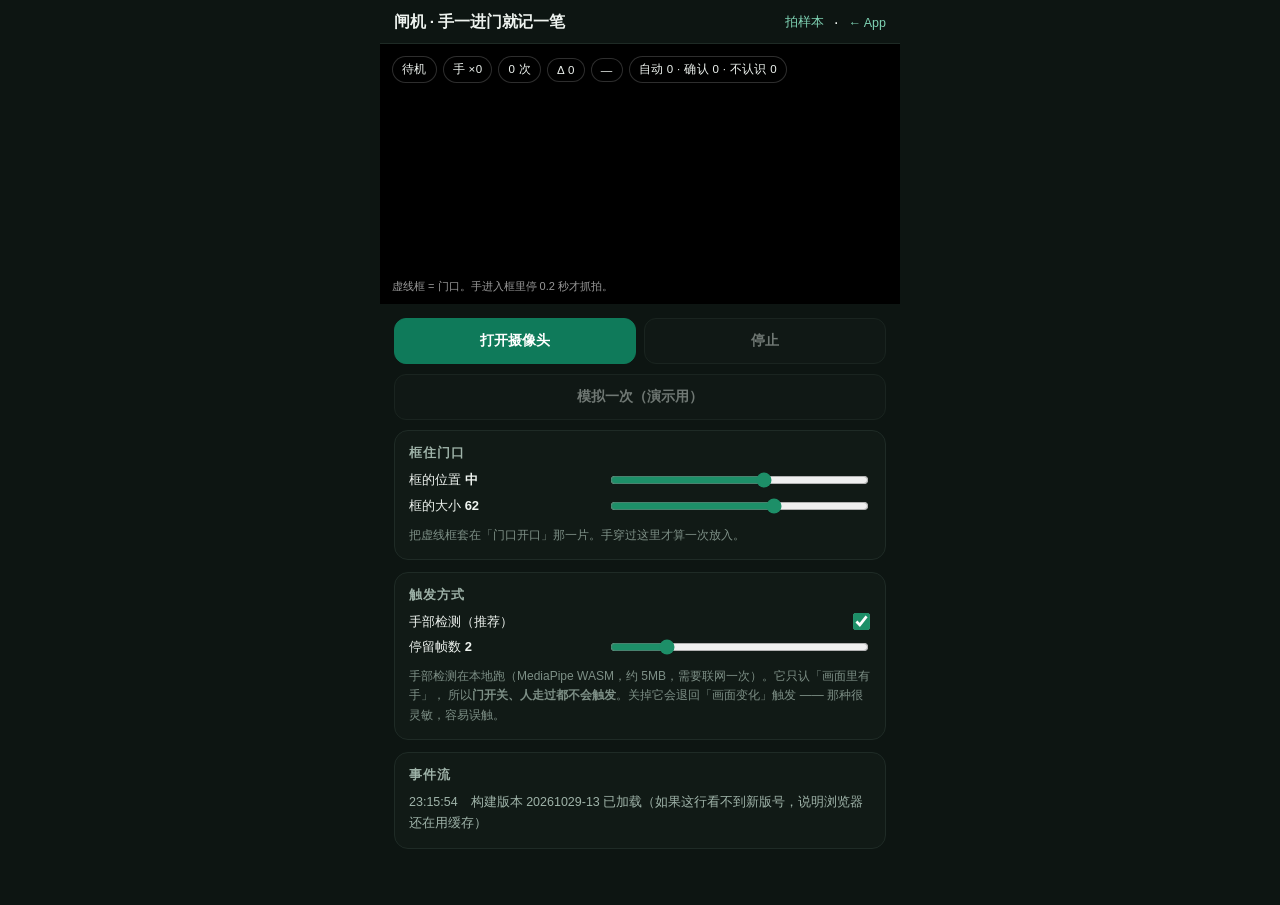
<file: gate.html>
<!DOCTYPE html>
<html lang="zh-CN">
<head>
<meta charset="utf-8">
<meta name="viewport" content="width=device-width, initial-scale=1, viewport-fit=cover">
<meta name="theme-color" content="#0d1512">
<link rel="icon" href="icon.svg">
<title>闸机 · 手进门自动记录</title>
<style>
  :root{ --ink:#0f1311; --paper:#f6f7f5; --line:#e2e7e3; --green:#0f7a5a;
         --amber:#b26a00; --red:#b3261e; --muted:#6b7a72; }
  *{box-sizing:border-box;-webkit-tap-highlight-color:transparent}
  html,body{margin:0;background:#0d1512;color:#eef3ef;
    font-family:-apple-system,BlinkMacSystemFont,"Segoe UI","PingFang SC","Microsoft YaHei",sans-serif;
    -webkit-text-size-adjust:100%;overflow-x:hidden}
  .wrap{max-width:520px;margin:0 auto;padding:0 0 30px}
  .top{position:sticky;top:0;z-index:20;background:#0d1512;padding:12px 14px 10px;
    display:flex;align-items:center;gap:10px;border-bottom:1px solid #1e2a25}
  .top h1{font-size:15.5px;margin:0;flex:1;letter-spacing:-.01em}
  .top a{color:#7fd3b4;font-size:12.5px;text-decoration:none}
  .stage{position:relative;background:#000}
  video{width:100%;display:block;max-height:58vh;object-fit:cover;background:#000}
  canvas#overlay{position:absolute;inset:0;width:100%;height:100%;pointer-events:none}
  .hud{position:absolute;left:12px;top:12px;right:12px;display:flex;gap:6px;align-items:center;
    font-size:11.5px;letter-spacing:.03em;flex-wrap:wrap}
  .pill{background:rgba(0,0,0,.55);border:1px solid rgba(255,255,255,.18);border-radius:999px;
    padding:5px 9px;backdrop-filter:blur(6px)}
  .pill.on{background:rgba(15,122,90,.9);border-color:rgba(255,255,255,.3);font-weight:700}
  .pill.warn{background:rgba(179,38,30,.9)}
  .gatehint{position:absolute;left:12px;bottom:10px;font-size:11px;color:rgba(255,255,255,.6)}
  .panel{padding:14px}
  .row{display:flex;gap:8px;margin-bottom:10px}
  .btn{flex:1;border:1px solid #2a3731;background:#141d19;color:#e8f0eb;border-radius:12px;
    padding:13px;font-size:14px;font-family:inherit;cursor:pointer;font-weight:600}
  .btn.primary{background:var(--green);border-color:var(--green);color:#fff}
  .btn.on{background:#1d8f68;border-color:#1d8f68;color:#fff}
  .btn:disabled{opacity:.45}
  .card{background:#111a16;border:1px solid #1f2b26;border-radius:14px;padding:14px;margin-bottom:12px}
  .card h2{font-size:12.5px;margin:0 0 8px;color:#9fb3a9;text-transform:uppercase;letter-spacing:.08em}
  .slider{display:flex;align-items:center;justify-content:space-between;gap:12px;font-size:13px;margin:6px 0}
  .slider input{width:56%;accent-color:#1d8f68}
  #shot{width:100%;border-radius:12px;border:1px solid #2a3731;display:none}
  #shot.on{display:block}
  .guess{margin:10px 0 2px;font-size:13.5px;line-height:1.5;color:#cfe3d8;background:#16261f;
    border:1px solid #2a4038;border-radius:10px;padding:9px 11px}
  .guess.off{color:#9fb2a9;background:#141c18;border-style:dashed}
  .guess b{color:#fff}
  .pick{position:relative}
  .pick.sugg{outline:2px solid #52d68c;outline-offset:1px;background:#173026}
  .pick.sugg::after{content:"建议";position:absolute;top:-7px;right:-6px;font-size:9.5px;background:#52d68c;
    color:#08281a;padding:1px 5px;border-radius:999px;font-weight:700}
  .grid{display:grid;grid-template-columns:repeat(4,1fr);gap:7px;margin-top:10px}
  .pick{background:#16211c;border:1px solid #26332d;border-radius:11px;color:#dfe9e3;
    padding:9px 4px;font-size:12px;font-family:inherit;cursor:pointer;text-align:center;line-height:1.25;
    display:flex;flex-direction:column;align-items:center;gap:3px}
  /* iOS Safari: 点落在按钮内的 SVG 上时不会冒泡成 click —— 让图标不接收指针事件 */
  button svg, button svg *, .pick svg, .pick svg *{pointer-events:none}
  .pick, .btn{touch-action:manipulation;-webkit-user-select:none;user-select:none}
  .pick svg{width:20px;height:20px;color:#7fd3b4}
  .pick:active{background:#1d8f68}
  .log{font-size:12.5px;color:#9fb3a9;line-height:1.7;max-height:180px;overflow:auto}
  .log b{color:#eef3ef}
  .note{font-size:12px;color:#7d8f86;line-height:1.6;margin:10px 0 0}
  .badge{display:inline-block;background:#1d8f68;color:#fff;border-radius:7px;padding:2px 7px;
    font-size:11px;font-weight:700;margin-left:6px}
  .confirmCard{border-color:#2f7d4f;box-shadow:0 0 0 1px rgba(47,125,79,.4)}
  .prow{display:flex;align-items:center;gap:10px;padding:8px 0;border-bottom:1px solid #22302a}
  .prow:last-child{border-bottom:0}
  .prow img{width:56px;height:56px;border-radius:10px;object-fit:cover;background:#0d1613;flex:0 0 auto}
  .prow .info{flex:1;min-width:0;font-size:13px;line-height:1.45;color:#cfe3d8}
  .prow .info b{color:#fff}
  .prow .acts{display:flex;gap:6px;flex:0 0 auto}
  .prow button{background:#1d8f68;border:0;color:#fff;font:inherit;font-size:12.5px;font-weight:600;
    padding:7px 11px;border-radius:9px;cursor:pointer}
  .prow button.ghost{background:transparent;border:1px solid #2f4a40;color:#9fb3a9}
  .toast{position:fixed;left:12px;right:12px;bottom:14px;z-index:60;display:flex;align-items:center;
    justify-content:space-between;gap:10px;background:#10251d;border:1px solid #2f7d4f;color:#dff2e7;
    border-radius:14px;padding:12px 14px;font-size:13.5px;opacity:0;transform:translateY(14px);
    transition:opacity .18s ease, transform .18s ease;pointer-events:none}
  .toast.on{opacity:1;transform:translateY(0);pointer-events:auto}
  .toast b{color:#fff}
  .toast button{background:#1d8f68;border:0;color:#fff;font:inherit;font-weight:700;
    padding:7px 13px;border-radius:9px;cursor:pointer}
</style>
</head>
<body>
<div class="wrap">
  <div class="top">
    <h1>闸机 · 手一进门就记一笔</h1>
    <a href="collect.html">拍样本</a> · <a href="index.html">← App</a>
  </div>

  <div class="stage">
    <video id="v" playsinline muted autoplay></video>
    <canvas id="overlay"></canvas>
    <div class="hud">
      <span class="pill" id="state">待机</span>
      <span class="pill" id="hand">手 ×0</span>
      <span class="pill" id="count">0 次</span>
      <span class="pill" id="delta">Δ 0</span>
      <span class="pill" id="fps">—</span>
      <span class="pill" id="score">命中 0 · 误判 0 · 不认识 0</span>
    </div>
    <div class="gatehint">虚线框 = 门口。手进入框里停 0.2 秒才抓拍。</div>
  </div>

  <div class="panel">
    <div class="row">
      <button class="btn primary" id="start">打开摄像头</button>
      <button class="btn" id="stop" disabled>停止</button>
    </div>
    <div class="row">
      <button class="btn" id="sim" disabled>模拟一次（演示用）</button>
    </div>

    <div class="card" id="pendingWrap" style="display:none">
      <h2>待确认 <span id="pendingCount" style="color:#52d68c">0</span></h2>
      <div id="pendingList"></div>
      <p class="note">检测不会停：认不准的先放这儿，你什么时候点都行。超过 5 条自动丢最早的。</p>
    </div>

    <div class="card" id="confirmWrap" style="display:none">
      <div class="card confirmCard" id="capCard">
        <h2>这是哪一样？</h2>
        <img id="shot" alt="抓拍到的一帧">
        <div id="guess" class="guess off">识别未开启</div>
        <div class="grid" id="picks"></div>
        <div class="row" style="margin-top:12px">
          <button class="btn" id="ignore">忽略这次（不是食物）</button>
        </div>
        <p class="note" id="dbgNote" style="display:none"></p>
        <p class="note" id="capNote">确认或忽略之后，检测才会继续 —— 所以现在这一屏不会再自己跳走。</p>
      </div>
    </div>

    <div class="card">
      <h2>框住门口</h2>
      <div class="slider"><span>框的位置 <b id="gyLbl">中</b></span>
        <input type="range" id="gy" min="0" max="40" step="2" value="24"></div>
      <div class="slider"><span>框的大小 <b id="ghLbl">62</b></span>
        <input type="range" id="gh" min="30" max="80" step="2" value="62"></div>
      <p class="note">把虚线框套在「门口开口」那一片。手穿过这里才算一次放入。</p>
    </div>

    <div class="card">
      <h2>触发方式</h2>
      <div class="slider"><span>手部检测（推荐）</span>
        <input type="checkbox" id="useHand" checked style="width:auto;accent-color:#1d8f68;transform:scale(1.3)"></div>
      <div class="slider"><span>停留帧数 <b id="holdLbl">2</b></span>
        <input type="range" id="hold" min="1" max="6" step="1" value="2"></div>
      <p class="note" id="modeNote">手部检测在本地跑（MediaPipe WASM，约 5MB，需要联网一次）。它只认「画面里有手」，
        所以<b>门开关、人走过都不会触发</b>。关掉它会退回「画面变化」触发 —— 那种很灵敏，容易误触。</p>
    </div>

    <div class="card">
      <h2>事件流</h2>
      <div class="log" id="log">还没有事件。</div>
    </div>
  </div>
</div>

<script src="data.js?v=20261029-5"></script>
<script src="icons.js?v=20261029-5"></script>
<script src="sync.js"></script>
<script src="logic.js?v=20261029-5"></script>
<script src="classifier.js?v=20261029-13"></script>
<script>
"use strict";
const $ = s => document.querySelector(s);
const v = $("#v"), ov = $("#overlay"), octx = ov.getContext("2d");

const STATE = {idle:"待机", mon:"监控门口", conf:"等你确认", nohand:"未加载手部模型"};
let stream = null, loopOn = false, state = "idle";
let gate = {x:0.18, y:0.24, w:0.64, h:0.62};

let work = document.createElement("canvas"); work.width = 160; work.height = 120;
const wctx = work.getContext("2d", {willReadFrequently:true});
let prev = null, events = 0, lastTrigger = 0, warmupUntil = 0, motionRun = 0;

let landmarker = null, handReady = false, handFrames = 0, lastDetect = 0;
const HOLD = () => +$("#hold").value;

function diffCount(a, b, g, w, step){
  step = step || 2;
  let changed = 0;
  for(let y = g.y; y < g.y + g.h; y += step){
    for(let x = g.x; x < g.x + g.w; x += step){
      const i = (Math.floor(y) * w + Math.floor(x)) * 4;
      if(i + 2 >= a.length) continue;
      const la = a[i]*0.3 + a[i+1]*0.59 + a[i+2]*0.11;
      const lb = b[i]*0.3 + b[i+1]*0.59 + b[i+2]*0.11;
      if(Math.abs(la - lb) > 26) changed++;
    }
  }
  return changed;
}
window.__gateSelfTest = function(){
  const w=160,h=120, A=new Uint8ClampedArray(w*h*4), B=new Uint8ClampedArray(w*h*4);
  for(let y=0;y<h;y++) for(let x=0;x<w;x++){ const i=(y*w+x)*4; A[i]=A[i+1]=A[i+2]=20; A[i+3]=255; B[i]=B[i+1]=B[i+2]=20; B[i+3]=255; }
  for(let y=40;y<80;y++) for(let x=30;x<60;x++){ const i=(y*w+x)*4; A[i]=A[i+1]=A[i+2]=235; }
  for(let y=40;y<80;y++) for(let x=50;x<80;x++){ const i=(y*w+x)*4; B[i]=B[i+1]=B[i+2]=235; }
  const g = {x:gate.x*w, y:gate.y*h, w:gate.w*w, h:gate.h*h};
  return {changed: diffCount(A,B,g,w,2)};
};

/* ---------------- 手部检测（MediaPipe，本地 WASM） ---------------- */
async function loadHands(){
  try{
    const vision = await import("./vendor/mediapipe/vision_bundle.mjs");
    const fileset = await vision.FilesetResolver.forVisionTasks(
      "./vendor/mediapipe/wasm");
    landmarker = await vision.HandLandmarker.createFromOptions(fileset, {
      baseOptions: {
        modelAssetPath: "./models/hand_landmarker.task",
        delegate: "GPU"
      },
      runningMode: "VIDEO",
      numHands: 2,
      minHandDetectionConfidence: 0.6,
      minHandPresenceConfidence: 0.5,
      minTrackingConfidence: 0.5
    });
    handReady = true;
    if(state !== "conf") setState("mon");   // 别把「等你确认」冲掉
    addLog("手部检测已加载 —— 只有画面里出现手、且手在虚线框内，才会抓拍");
  }catch(e){
    handReady = false;
    $("#useHand").checked = false;
    setState("nohand");
    addLog("手部检测加载失败（可能没网）→ 已退回「画面变化」触发，会比较灵敏");
  }
}

function setState(s){
  state = s;
  const el = $("#state");
  el.textContent = STATE[s] || s;
  el.classList.toggle("on", s === "mon");
  el.classList.toggle("warn", s === "conf");
}

async function start(){
  try{
    stream = await navigator.mediaDevices.getUserMedia({
      video: { facingMode: {ideal:"environment"}, width:{ideal:1280}, height:{ideal:720} }, audio:false
    });
    v.srcObject = stream; await v.play();
    loopOn = true;
    warmupUntil = performance.now() + 1500;   // 首帧差异不算
    $("#start").textContent = "运行中"; $("#start").classList.add("on");
    $("#stop").disabled = false; $("#sim").disabled = false;
    setState("mon");
    loop();
    if($("#useHand").checked && !handReady) loadHands();
  }catch(e){
    alert("打不开摄像头（需要 https + 权限）：" + (e.message || e));
  }
}

function stop(){
  loopOn = false;
  if(stream){ stream.getTracks().forEach(t=>t.stop()); stream = null; }
  $("#start").textContent = "打开摄像头"; $("#start").classList.remove("on");
  $("#stop").disabled = true; $("#sim").disabled = true;
  setState("idle");
}

/* ---------------- 主循环 ---------------- */
function loop(){
  if(!loopOn) return;
  requestAnimationFrame(loop);
  if(v.readyState < 2) return;

  if(ov.width !== v.clientWidth || ov.height !== v.clientHeight){
    ov.width = v.clientWidth; ov.height = v.clientHeight;
  }

  // 画门口框
  octx.clearRect(0, 0, ov.width, ov.height);
  const rx = gate.x*ov.width, ry = gate.y*ov.height, rw = gate.w*ov.width, rh = gate.h*ov.height;
  octx.setLineDash([9,7]); octx.lineWidth = 2;
  octx.strokeStyle = state === "conf" ? "rgba(127,211,180,.35)" : "rgba(127,211,180,.85)";
  octx.strokeRect(rx, ry, rw, rh);

  // 差分（只用于显示 Δ，以及手部检测关闭时的兜底触发）
  wctx.drawImage(v, 0, 0, work.width, work.height);
  const cur = wctx.getImageData(0,0,work.width,work.height).data;
  const g = {x:gate.x*work.width, y:gate.y*work.height, w:gate.w*work.width, h:gate.h*work.height};
  const changed = prev ? diffCount(cur, prev, g, work.width, 2) : 0;
  prev = cur;
  $("#delta").textContent = "Δ " + changed;

  // 等你确认、或正在抓拍识别时，不做新的检测
  if(state === "busy") return;               // 抓拍+识别的 0.5 秒里不做新检测

  const wantHand = $("#useHand").checked && handReady;
  const now = performance.now();

  if(wantHand && landmarker && now - lastDetect > 110){
    lastDetect = now;
    let res = null;
    try{ res = landmarker.detectForVideo(v, now); }catch(e){}
    const hands = res && res.landmarks ? res.landmarks : [];
    $("#hand").textContent = "手 ×" + hands.length;
    updateHandBox(hands);

    // 手是否在门口框内（用掌心点判断）
    let inGate = 0;
    hands.forEach(lm => {
      const px = lm[9].x, py = lm[9].y;       // 中指根 ≈ 掌心
      if(px > gate.x && px < gate.x + gate.w && py > gate.y && py < gate.y + gate.h) inGate++;
      // 顺手画手的关键点
      octx.fillStyle = "rgba(127,211,180,.9)";
      lm.forEach(p => octx.fillRect(p.x*ov.width - 1.5, p.y*ov.height - 1.5, 3, 3));
    });

    if(inGate > 0){
      handFrames++;
      if(handFrames >= HOLD() && now - lastTrigger > 2200){
        lastTrigger = now; handFrames = 0;
        trigger("手在门口框内停了 " + HOLD() + " 帧");
      }
    } else {
      handFrames = Math.max(0, handFrames - 1);
    }
  } else if(!wantHand){
    // 兜底：画面变化触发。要求连续 3 次超过阈值，且启动后 1.5 秒内不算
    if(now < warmupUntil) return;
    if(changed > 900){ motionRun++; } else { motionRun = 0; }
    if(motionRun >= 3 && now - lastTrigger > 3000){
      motionRun = 0; lastTrigger = now;
      trigger("画面变化 Δ=" + changed);
    }
  }
}

/* ---------------- 实测记分板 ----------------
   每次确认记一笔：模型说的 vs 人选的；自动入库的单独计数，撤销就算误判。 */
const score = { hit: 0, miss: 0, unknown: 0, skipped: 0, auto: 0, undone: 0 };
let lastGuess = null;          // {label, unknown, ok, conf}

function paintScore(){
  const el = $("#score");
  if(!el) return;
  el.textContent = `自动 ${score.auto} · 确认 ${score.hit + score.miss} · 不认识 ${score.unknown}` +
    (score.skipped ? ` · 忽略 ${score.skipped}` : "") +
    (score.undone ? ` · 撤销 ${score.undone}` : "");
}

function recordGuess(chosenCat){
  if(!lastGuess) return;
  if(lastGuess.unknown){ score.unknown++; addLog(`记分：模型说<b>不认识</b>，你选了 <b>${chosenCat}</b>`); }
  else if(lastGuess.label === chosenCat){ score.hit++; addLog(`记分：模型说 <b>${lastGuess.label}</b> → 命中`); }
  else { score.miss++; addLog(`记分：模型说 <b>${lastGuess.label}</b>，你选了 <b>${chosenCat}</b> → 误判`); }
  paintScore();
}

/* ---------------- 手部包围盒 ----------------
   真视频实测：整帧分类只有 3/42 帧判对，裁到手那一块是 24/42。
   东西在手里时占据画面很小，整帧分类等于让模型看冰箱。 */
let handBox = null, handBoxAt = 0;

function updateHandBox(hands){
  if(!hands || !hands.length){ return; }
  let x0 = 1e9, y0 = 1e9, x1 = -1e9, y1 = -1e9;
  hands.forEach(lm => lm.forEach(p => {
    x0 = Math.min(x0, p.x); y0 = Math.min(y0, p.y);
    x1 = Math.max(x1, p.x); y1 = Math.max(y1, p.y);
  }));
  const w = Math.max(x1 - x0, y1 - y0) * 1.45;      // 手 + 手里的东西，留余量
  const cx = (x0 + x1) / 2, cy = (y0 + y1) / 2;
  handBox = {
    x: Math.max(0, cx - w/2), y: Math.max(0, cy - w/2),
    w: Math.min(w, 1), h: Math.min(w, 1)
  };
  handBoxAt = performance.now();
}

/* 裁到手的区域；没有手就退回门口框那一块（也比整帧强） */
function cropToHand(src){
  const W = src.width, H = src.height;
  let box = handBox;
  if(!box || performance.now() - handBoxAt > 1500){
    box = {x: gate.x, y: gate.y, w: gate.w, h: gate.h};
  }
  const side = Math.min(box.w * W, box.h * H);
  const sx = Math.max(0, Math.min(W - side, box.x * W));
  const sy = Math.max(0, Math.min(H - side, box.y * H));
  const out = document.createElement("canvas");
  out.width = 320; out.height = 320;
  out.getContext("2d").drawImage(src, sx, sy, side, side, 0, 0, 320, 320);
  return out;
}

/* ---------------- 清晰度 ---------------- */
function sharpness(c){
  const s = document.createElement("canvas"); s.width = 96; s.height = 72;
  const sc = s.getContext("2d", {willReadFrequently:true});
  sc.drawImage(c, 0, 0, 96, 72);
  const d = sc.getImageData(0, 0, 96, 72).data;
  let e = 0;
  for(let y=1;y<71;y++) for(let x=1;x<95;x++){
    const a=(y*96+x)*4, b=(y*96+x+1)*4;
    e += Math.abs((d[a]+d[a+1]+d[a+2])/3 - (d[b]+d[b+1]+d[b+2])/3);
  }
  return e;
}

/* ---------------- 抓拍 ----------------
   6 帧而不是 3 帧：手上动作快，多抓几帧才有机会碰到不糊的那张。 */
const FRAMES = 6, FRAME_GAP = 60;
let queue = [];                 // 卡片开着时拍的，等确认完再处理

function trigger(reason){
  if(state === "busy") return;          // 正在抓拍识别，忽略这一下
  events++; $("#count").textContent = events + " 次";
  setState("busy");
  octx.strokeStyle = "rgba(255,90,70,.95)"; octx.setLineDash([]);
  octx.lineWidth = 4; octx.strokeRect(gate.x*ov.width, gate.y*ov.height, gate.w*ov.width, gate.h*ov.height);
  addLog("触发：" + reason);
  lastGuess = null;
  const gb = $("#guess"); if(gb){ gb.className = "guess off"; gb.textContent = "正在抓拍…"; }
  document.querySelectorAll(".pick.sugg").forEach(el => el.classList.remove("sugg"));

  const shots = [];
  let i = 0;
  const grab = () => {
    const c = document.createElement("canvas");
    c.width = v.videoWidth || 1280; c.height = v.videoHeight || 720;
    c.getContext("2d").drawImage(v, 0, 0);
    shots.push(c);
    if(++i < FRAMES) setTimeout(grab, FRAME_GAP);
    else process(shots);
  };
  grab();
}

/* ---------------- 分类 + 决策 ---------------- */
async function process(shots){
  const ranked = shots.map(c => ({c, s: sharpness(c)})).sort((a, b) => b.s - a.s);
  const best = ranked.slice(0, 3);
  const crop = cropToHand(best[0].c);

  if(!window.FDCLS){ addLog('<span style="color:#ffbd6b">识别器没加载，跳过这次</span>'); return resume(); }

  let v = null;
  try{
    const res = [];
    for(const b of best) res.push(await FDCLS.classify(cropToHand(b.c)));
    res.push(await FDCLS.classify(best[0].c));         // 整帧再投一票，防裁歪
    v = FDCLS.vote(res);
  }catch(e){
    addLog('<span style="color:#ffbd6b">识别失败：' + (e && e.message ? e.message : e) + '</span>');
    return resume();
  }

  lastGuess = {label: v.label, unknown: !!v.unknown, ok: !!v.ok, conf: v.conf};
  const nameOf = id => {
    if(id === "unknown") return "不认识的东西";
    const c = FD.CATALOG.find(x => x.id === id);
    return c ? c.cn : id;
  };

  /* ① 很确定 —— 直接入库，弹可撤销提示，完全不打扰 */
  if(v.ok && !v.unknown && v.votes >= 3 && v.conf >= 0.55){
    const c = FD.CATALOG.find(x => x.id === v.label);
    if(c && addItem(c)){
      score.auto++; paintScore();
      addLog(`自动入库：<b>${nameOf(v.label)}</b> ${Math.round(v.conf*100)}%（${v.votes}/${v.total}）`);
      toast(`已记 <b>${c.cn}</b> · ${Math.round(v.conf*100)}%`, c);
      return resume();
    }
  }

  /* ② 很确定"不是食物" —— 静默跳过，不进列表（空拍、开关门都走这里） */
  if(v.unknown && v.conf >= 0.5 && v.votes >= Math.ceil(v.total / 2)){
    score.unknown++; paintScore();
    addLog(`跳过：不像食物（${Math.round(v.conf*100)}%，${v.votes}/${v.total}）`);
    return resume();
  }

  /* ③ 抓拍时根本没有手（开门、走动、光影）—— 静默跳过，别污染待确认列表 */
  const handFresh = handBox && (performance.now() - handBoxAt < 1500);
  if(!handFresh){
    score.skipped++; paintScore();
    addLog("跳过：抓拍时没检测到手");
    return resume();
  }

  /* ④ 其余全部进待确认列表 —— 宁可不问，也不要静默丢掉真东西 */
  pushPending(v, crop, nameOf);
  addLog(`进待确认：${nameOf(v.label)} ${Math.round(v.conf*100)}%（${v.reason}）`);
  resume();
}

/* ---------------- 待确认列表 ---------------- */
const pending = [];
const PENDING_MAX = 5;

function pushPending(v, canvas, nameOf){
  const item = {
    id: Math.random().toString(36).slice(2, 8),
    thumb: canvas.toDataURL("image/jpeg", 0.7),
    v
  };
  pending.push(item);
  while(pending.length > PENDING_MAX){
    const drop = pending.shift();
    addLog("待确认满了，丢掉最早的一条（" + nameOf(drop.v.label) + "）");
  }
  renderPending();
}

function renderPending(){
  const wrap = $("#pendingWrap"), list = $("#pendingList");
  if(!wrap || !list) return;
  if(!pending.length){ wrap.style.display = "none"; list.innerHTML = ""; return; }
  wrap.style.display = "block";
  $("#pendingCount").textContent = pending.length;
  const nameOf = id => {
    if(id === "unknown") return "不认识";
    const c = FD.CATALOG.find(x => x.id === id);
    return c ? c.cn : id;
  };
  list.innerHTML = pending.map(p => {
    const top = p.v.label === "unknown" ? (p.v.second || "unknown") : p.v.label;
    const cand = p.v.label === "unknown"
      ? `猜不出 · 也许是 <b>${nameOf(top)}</b>`
      : `<b>${nameOf(p.v.label)}</b> ${Math.round(p.v.conf*100)}%`;
    const cTop = FD.CATALOG.find(x => x.id === top);
    return `<div class="prow" data-id="${p.id}">
      <img src="${p.thumb}" alt="">
      <div class="info">${cand}<br><span style="color:#7d8f86">${p.v.reason || ""}</span></div>
      <div class="acts">
        ${cTop ? `<button data-cat="${cTop.id}">就是它</button>` : ""}
        <button class="ghost" data-other="1">换一个</button>
        <button class="ghost" data-drop="1">忽略</button>
      </div>
    </div>`;
  }).join("");
}

function takePending(id){
  const i = pending.findIndex(p => p.id === id);
  return i < 0 ? null : pending.splice(i, 1)[0];
}

function resolvePending(row, cat){
  const id = row.dataset.id;
  const p = takePending(id);
  renderPending();
  if(!p) return;
  const c = FD.CATALOG.find(x => x.id === cat);
  if(!c) return;
  if(addItem(c)){
    addLog(`确认入库：<b>${c.cn}</b>`);
    recordGuess(c.id);
  }
}

$("#pendingList").addEventListener("pointerdown", e => {
  const row = e.target.closest(".prow");
  if(!row) return;
  const btn = e.target.closest("button");
  if(!btn) return;
  e.preventDefault(); e.stopPropagation();
  if(btn.dataset.drop){
    const p = takePending(row.dataset.id);
    renderPending();
    if(p){ score.skipped++; paintScore(); addLog("已忽略一条待确认"); }
    return;
  }
  if(btn.dataset.other){
    const p = takePending(row.dataset.id);
    renderPending();
    if(!p) return;
    currentPending = p;
    $("#shot").src = p.thumb; $("#shot").classList.add("on");
    $("#capNote").textContent = "这一条是哪一样？点下面格子。";
    $("#confirmWrap").style.display = "block";
    return;
  }
  if(btn.dataset.cat) resolvePending(row, btn.dataset.cat);
});

let currentPending = null;

/* ---------------- 入库 + 撤销 ---------------- */
let lastAdded = null;
function addItem(c){
  try{
    const list = FD.items();
    const same = list.find(i => i.cat === c.id && FD.daysLeftOf(i) === c.days);
    let id;
    if(same){ same.qty = (same.qty == null ? 1 : same.qty) + 1; id = same.id; }
    else{
      id = Math.random().toString(36).slice(2, 9);
      const unit = (typeof FD.unitOf === "function") ? FD.unitOf(c.id) : "份";
      const today = (typeof FD.localDate === "function") ? FD.localDate() : new Date().toISOString().slice(0,10);
      list.push({id, cat:c.id, name:c.name, tag:c.tag, qty:1, unit,
                 daysLeft:c.days, life:c.days, addedAt:today, via:"gate"});
    }
    FD.saveItems(FD.mergeItems(list));
    lastAdded = {id, cat: c.id};
    return true;
  }catch(err){
    addLog('<span style="color:#ff8a7a">写入失败：' + (err && err.message ? err.message : err) + '</span>');
    return false;
  }
}

function undoAdd(){
  if(!lastAdded) return;
  const list = FD.items();
  const it = list.find(i => i.id === lastAdded.id);
  if(it && it.qty > 1){ it.qty -= 1; FD.saveItems(list); }
  else { FD.saveItems(list.filter(i => i.id !== lastAdded.id)); }
  score.undone++;
  if(score.auto > 0) score.auto--;
  paintScore();
  addLog("已撤销上一笔自动入库");
  lastAdded = null;
  $("#toast") && $("#toast").classList.remove("on");
}

function toast(html, c){
  let el = $("#toast");
  if(!el){
    el = document.createElement("div");
    el.id = "toast"; el.className = "toast";
    el.innerHTML = '<span id="toastMsg"></span><button id="toastUndo">撤销</button>';
    document.body.appendChild(el);
    $("#toastUndo").addEventListener("pointerdown", e => { e.preventDefault(); undoAdd(); });
  }
  $("#toastMsg").innerHTML = html;
  el.classList.add("on");
  clearTimeout(el._t);
  el._t = setTimeout(() => { el.classList.remove("on"); lastAdded = null; }, 5000);
}

function resume(){
  handFrames = 0;
  setState("mon");          // 检测立刻继续，不等任何人确认
}

/* ---------------- 确认 / 忽略 ---------------- */
function buildPicks(){
  const box = $("#picks"); box.innerHTML = "";
  FD.CATALOG.forEach(c=>{
    const el = document.createElement("div");        // 用 div + pointerdown，绕开 iOS 的 click 怪癖
    el.className = "pick"; el.dataset.cat = c.id;
    el.setAttribute("role", "button"); el.setAttribute("tabindex", "0");
    el.innerHTML = window.FD_ICON(c.id, 20) + `<span>${c.cn}</span>`;
    el.addEventListener("pointerdown", e=>{
      e.preventDefault(); e.stopPropagation();
      if(window.__tapDebug) window.__tapDebug("pointerdown 命中 " + c.cn);
      commit(c);
    });
    el.addEventListener("click", e=>{                   // 桌面兜底
      if(window.__tapDebug) window.__tapDebug("click 命中 " + c.cn);
      commit(c);
    });
    box.appendChild(el);
  });
}

function commit(c){
  if(!addItem(c)){
    addLog('<span style="color:#ff8a7a">写入失败，请看下面的调试条</span>');
    showDebug("写入失败");
    return;
  }
  addLog(`<b>${c.cn}</b><span class="badge">已入库</span>　来源：门口闸机`);
  recordGuess(c.id);
  currentPending = null;
  $("#confirmWrap").style.display = "none";
  $("#shot").classList.remove("on");
  resume();
}

function showDebug(msg){
  let el = document.getElementById("dbg");
  if(!el){
    el = document.createElement("div");
    el.id = "dbg";
    el.style.cssText = "position:fixed;left:8px;right:8px;bottom:8px;z-index:99;background:#16302a;" +
      "border:1px solid #2f7d4f;color:#bfe8d6;font-size:11.5px;line-height:1.4;padding:8px 10px;" +
      "border-radius:10px;font-family:ui-monospace,monospace";
    document.body.appendChild(el);
  }
  el.textContent = msg;
  el.style.display = "block";
  clearTimeout(el._t); el._t = setTimeout(()=>{ el.style.display = "none"; }, 6000);
}
window.__tapDebug = showDebug;

$("#ignore").addEventListener("click", ()=>{
  if(lastGuess){ score.skipped++; paintScore(); }
  addLog("已忽略这次抓拍"); resume();
});

function addLog(html){
  const el = $("#log");
  if(el.dataset.init !== "1"){ el.innerHTML = ""; el.dataset.init = "1"; }
  const t = new Date().toLocaleTimeString("zh-CN", {hour:"2-digit", minute:"2-digit", second:"2-digit"});
  el.insertAdjacentHTML("afterbegin", `<div>${t}　${html}</div>`);
}

paintScore();
$("#start").addEventListener("click", start);
$("#stop").addEventListener("click", stop);
$("#sim").addEventListener("click", ()=>{ if(loopOn) trigger("手动模拟（演示用）"); });
$("#gy").addEventListener("input", e=>{
  gate.y = (+e.target.value)/100;
  $("#gyLbl").textContent = e.target.value < 18 ? "上" : (e.target.value > 30 ? "下" : "中");
});
$("#gh").addEventListener("input", e=>{
  gate.h = Math.min(0.92 - gate.y, (+e.target.value)/100);
  $("#ghLbl").textContent = e.target.value;
});
$("#hold").addEventListener("input", e=>{ $("#holdLbl").textContent = e.target.value; });
$("#useHand").addEventListener("change", e=>{
  if(e.target.checked && !handReady) loadHands();
  addLog(e.target.checked ? "触发方式：手部检测" : "触发方式：画面变化（灵敏，易误触）");
});

buildPicks();
addLog("构建版本 20261029-13 已加载（如果这行看不到新版号，说明浏览器还在用缓存）");
</script>
</body>
</html>
</file>
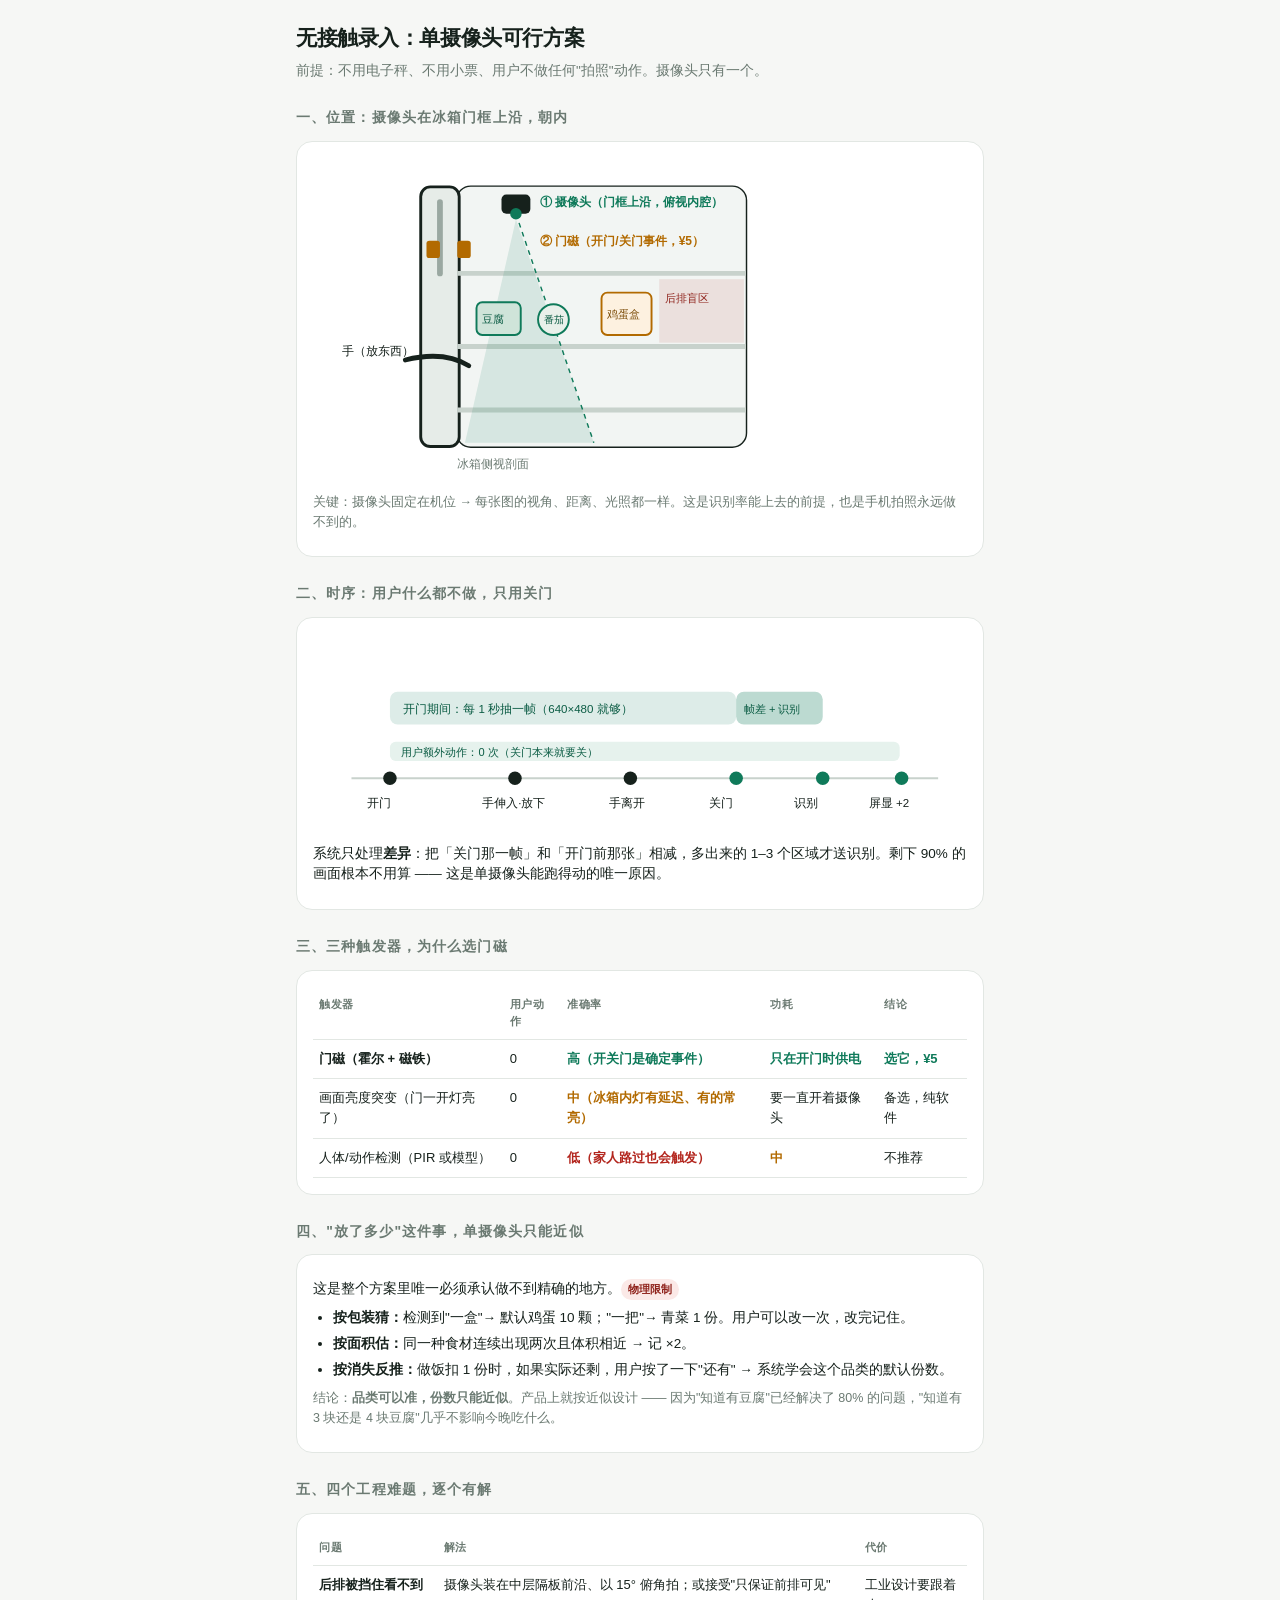
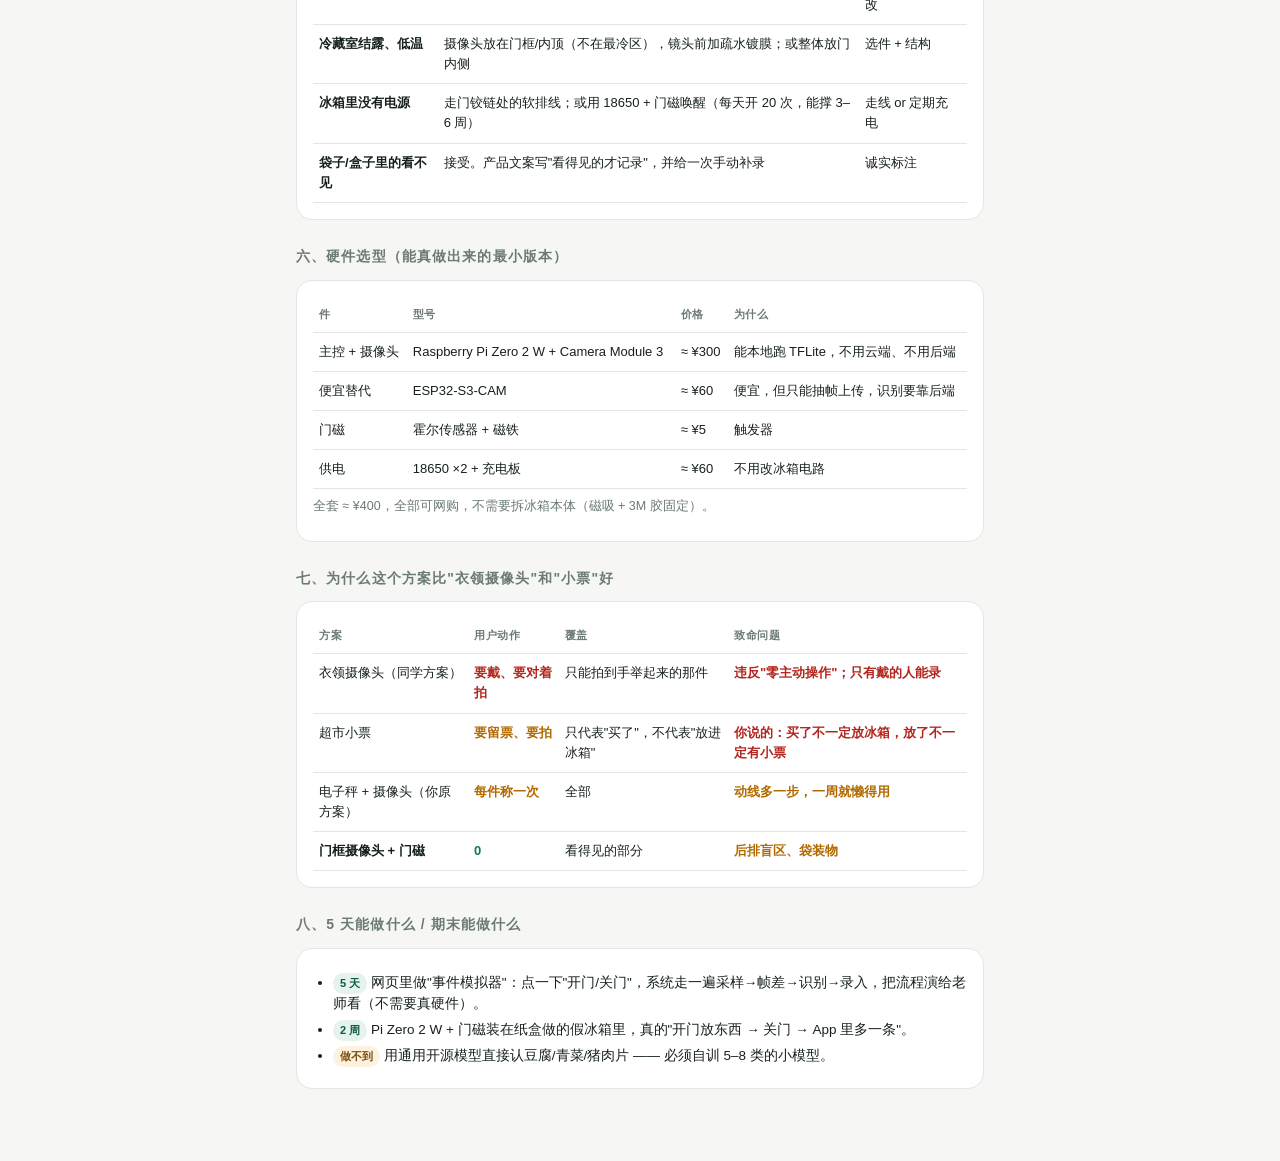
<file: nocontact.html>
<!DOCTYPE html>
<html lang="zh-CN">
<head>
<meta charset="utf-8">
<meta name="viewport" content="width=device-width, initial-scale=1">
<title>无接触录入 · 单摄像头方案</title>
<style>
  :root{
    --bg:#f6f7f5; --card:#fff; --ink:#16211c; --muted:#6b7a72; --line:#e2e7e3;
    --green:#0f7a5a; --green-soft:#e6f2ed; --amber:#b26a00; --amber-soft:#fdf1e0;
    --red:#b3261e; --red-soft:#fbe9e7;
  }
  *{box-sizing:border-box}
  html,body{margin:0;background:var(--bg);color:var(--ink);
    font-family:-apple-system,BlinkMacSystemFont,"Segoe UI","PingFang SC","Microsoft YaHei",sans-serif;
    -webkit-text-size-adjust:100%;line-height:1.55}
  .wrap{max-width:720px;margin:0 auto;padding:22px 16px 60px}
  h1{font-size:21px;margin:0 0 6px;letter-spacing:-.02em}
  .sub{font-size:13.5px;color:var(--muted);margin:0 0 18px}
  h2{font-size:14px;text-transform:uppercase;letter-spacing:.08em;color:var(--muted);margin:26px 0 10px}
  .card{background:var(--card);border:1px solid var(--line);border-radius:16px;padding:16px;margin:12px 0}
  table{width:100%;border-collapse:collapse;font-size:13px}
  th,td{text-align:left;padding:9px 6px;border-bottom:1px solid var(--line);vertical-align:top}
  th{font-size:11px;text-transform:uppercase;letter-spacing:.05em;color:var(--muted)}
  td b{font-weight:600}
  .ok{color:var(--green);font-weight:600}
  .warn{color:var(--amber);font-weight:600}
  .bad{color:var(--red);font-weight:600}
  ul{margin:8px 0 0;padding-left:20px} li{margin:5px 0;font-size:13.5px}
  p{font-size:13.5px;margin:8px 0}
  .tag{display:inline-block;font-size:11px;padding:2px 7px;border-radius:999px;background:var(--green-soft);color:#0b5c44;font-weight:600}
  .tag.a{background:var(--amber-soft);color:#7a4a05}
  .tag.r{background:var(--red-soft);color:#8f231c}
  svg{display:block;width:100%;height:auto}
  .note{font-size:12.5px;color:var(--muted)}
</style>
</head>
<body>
<div class="wrap">
  <h1>无接触录入：单摄像头可行方案</h1>
  <p class="sub">前提：不用电子秤、不用小票、用户不做任何"拍照"动作。摄像头只有一个。</p>

  <h2>一、位置：摄像头在冰箱门框上沿，朝内</h2>
  <div class="card">
    <svg viewBox="0 0 680 340" role="img" aria-label="冰箱剖面示意图">
      <!-- fridge body -->
      <rect x="150" y="30" width="300" height="270" rx="14" fill="#fff" stroke="#16211c" stroke-width="3"/>
      <rect x="150" y="30" width="300" height="270" rx="14" fill="#f2f5f3"/>
      <!-- door -->
      <rect x="112" y="30" width="40" height="270" rx="10" fill="#e6ece8" stroke="#16211c" stroke-width="3"/>
      <line x1="132" y1="46" x2="132" y2="120" stroke="#9aa8a1" stroke-width="6" stroke-linecap="round"/>
      <!-- shelves -->
      <line x1="150" y1="120" x2="450" y2="120" stroke="#c8d2cc" stroke-width="5"/>
      <line x1="150" y1="196" x2="450" y2="196" stroke="#c8d2cc" stroke-width="5"/>
      <line x1="150" y1="262" x2="450" y2="262" stroke="#c8d2cc" stroke-width="5"/>
      <!-- camera at door frame top, pointing in -->
      <rect x="196" y="38" width="30" height="20" rx="5" fill="#16211c"/>
      <circle cx="211" cy="58" r="6" fill="#0f7a5a"/>
      <path d="M211 64 L158 296 L292 296 Z" fill="#0f7a5a" opacity=".12"/>
      <path d="M211 58 L292 296" stroke="#0f7a5a" stroke-width="1.5" stroke-dasharray="5 5"/>
      <text x="236" y="50" font-size="12.5" fill="#0f7a5a" font-weight="700">① 摄像头（门框上沿，俯视内腔）</text>
      <!-- door sensor -->
      <rect x="150" y="86" width="14" height="18" rx="3" fill="#b26a00"/>
      <rect x="118" y="86" width="14" height="18" rx="3" fill="#b26a00"/>
      <text x="236" y="90" font-size="12.5" fill="#b26a00" font-weight="700">② 门磁（开门/关门事件，¥5）</text>
      <!-- items -->
      <rect x="170" y="150" width="46" height="34" rx="6" fill="#cfe4d9" stroke="#0f7a5a" stroke-width="2"/>
      <text x="176" y="172" font-size="11" fill="#0b5c44">豆腐</text>
      <circle cx="250" cy="168" r="16" fill="#e9f0ea" stroke="#0f7a5a" stroke-width="2"/>
      <text x="240" y="172" font-size="10" fill="#0b5c44">番茄</text>
      <rect x="300" y="140" width="52" height="44" rx="6" fill="#fdf1e0" stroke="#b26a00" stroke-width="2"/>
      <text x="306" y="166" font-size="11" fill="#7a4a05">鸡蛋盒</text>
      <!-- blind spot -->
      <rect x="360" y="126" width="88" height="66" fill="#b3261e" opacity=".10"/>
      <text x="366" y="150" font-size="11" fill="#8f231c">后排盲区</text>
      <!-- hand -->
      <path d="M96 210 q40 -10 66 6" stroke="#16211c" stroke-width="5" fill="none" stroke-linecap="round"/>
      <text x="30" y="205" font-size="12" fill="#16211c">手（放东西）</text>
      <text x="150" y="322" font-size="12" fill="#6b7a72">冰箱侧视剖面</text>
    </svg>
    <p class="note">关键：摄像头固定在机位 → 每张图的视角、距离、光照都一样。这是识别率能上去的前提，也是手机拍照永远做不到的。</p>
  </div>

  <h2>二、时序：用户什么都不做，只用关门</h2>
  <div class="card">
    <svg viewBox="0 0 680 210" role="img" aria-label="采样时序图">
      <line x1="40" y1="150" x2="650" y2="150" stroke="#c8d2cc" stroke-width="2"/>
      <!-- events -->
      <g font-size="12" fill="#16211c">
        <circle cx="80"  cy="150" r="7" fill="#16211c"/><text x="56" y="180">开门</text>
        <circle cx="210" cy="150" r="7" fill="#16211c"/><text x="176" y="180">手伸入·放下</text>
        <circle cx="330" cy="150" r="7" fill="#16211c"/><text x="308" y="180">手离开</text>
        <circle cx="440" cy="150" r="7" fill="#0f7a5a"/><text x="412" y="180">关门</text>
        <circle cx="530" cy="150" r="7" fill="#0f7a5a"/><text x="500" y="180">识别</text>
        <circle cx="612" cy="150" r="7" fill="#0f7a5a"/><text x="578" y="180">屏显 +2</text>
      </g>
      <!-- sampling window -->
      <rect x="80" y="60" width="360" height="34" rx="8" fill="#0f7a5a" opacity=".14"/>
      <text x="94" y="82" font-size="12" fill="#0b5c44">开门期间：每 1 秒抽一帧（640×480 就够）</text>
      <!-- processing -->
      <rect x="440" y="60" width="90" height="34" rx="8" fill="#0f7a5a" opacity=".28"/>
      <text x="448" y="82" font-size="11.5" fill="#0b5c44">帧差 + 识别</text>
      <!-- user effort -->
      <rect x="80" y="112" width="530" height="20" rx="6" fill="#e6f2ed"/>
      <text x="92" y="127" font-size="11.5" fill="#0b5c44">用户额外动作：0 次（关门本来就要关）</text>
    </svg>
    <p>系统只处理<b>差异</b>：把「关门那一帧」和「开门前那张」相减，多出来的 1–3 个区域才送识别。剩下 90% 的画面根本不用算 —— 这是单摄像头能跑得动的唯一原因。</p>
  </div>

  <h2>三、三种触发器，为什么选门磁</h2>
  <div class="card">
    <table>
      <thead><tr><th>触发器</th><th>用户动作</th><th>准确率</th><th>功耗</th><th>结论</th></tr></thead>
      <tbody>
        <tr><td><b>门磁（霍尔 + 磁铁）</b></td><td>0</td><td class="ok">高（开关门是确定事件）</td><td class="ok">只在开门时供电</td><td class="ok">选它，¥5</td></tr>
        <tr><td>画面亮度突变（门一开灯亮了）</td><td>0</td><td class="warn">中（冰箱内灯有延迟、有的常亮）</td><td>要一直开着摄像头</td><td>备选，纯软件</td></tr>
        <tr><td>人体/动作检测（PIR 或模型）</td><td>0</td><td class="bad">低（家人路过也会触发）</td><td class="warn">中</td><td>不推荐</td></tr>
      </tbody>
    </table>
  </div>

  <h2>四、"放了多少"这件事，单摄像头只能近似</h2>
  <div class="card">
    <p>这是整个方案里唯一必须承认做不到精确的地方。<span class="tag r">物理限制</span></p>
    <ul>
      <li><b>按包装猜：</b>检测到"一盒"→ 默认鸡蛋 10 颗；"一把"→ 青菜 1 份。用户可以改一次，改完记住。</li>
      <li><b>按面积估：</b>同一种食材连续出现两次且体积相近 → 记 ×2。</li>
      <li><b>按消失反推：</b>做饭扣 1 份时，如果实际还剩，用户按了一下"还有" → 系统学会这个品类的默认份数。</li>
    </ul>
    <p class="note">结论：<b>品类可以准，份数只能近似</b>。产品上就按近似设计 —— 因为"知道有豆腐"已经解决了 80% 的问题，"知道有 3 块还是 4 块豆腐"几乎不影响今晚吃什么。</p>
  </div>

  <h2>五、四个工程难题，逐个有解</h2>
  <div class="card">
    <table>
      <thead><tr><th>问题</th><th>解法</th><th>代价</th></tr></thead>
      <tbody>
        <tr><td><b>后排被挡住看不到</b></td><td>摄像头装在中层隔板前沿、以 15° 俯角拍；或接受"只保证前排可见"</td><td>工业设计要跟着改</td></tr>
        <tr><td><b>冷藏室结露、低温</b></td><td>摄像头放在门框/内顶（不在最冷区），镜头前加疏水镀膜；或整体放门内侧</td><td>选件 + 结构</td></tr>
        <tr><td><b>冰箱里没有电源</b></td><td>走门铰链处的软排线；或用 18650 + 门磁唤醒（每天开 20 次，能撑 3–6 周）</td><td>走线 or 定期充电</td></tr>
        <tr><td><b>袋子/盒子里的看不见</b></td><td>接受。产品文案写"看得见的才记录"，并给一次手动补录</td><td>诚实标注</td></tr>
      </tbody>
    </table>
  </div>

  <h2>六、硬件选型（能真做出来的最小版本）</h2>
  <div class="card">
    <table>
      <thead><tr><th>件</th><th>型号</th><th>价格</th><th>为什么</th></tr></thead>
      <tbody>
        <tr><td>主控 + 摄像头</td><td>Raspberry Pi Zero 2 W + Camera Module 3</td><td>≈ ¥300</td><td>能本地跑 TFLite，不用云端、不用后端</td></tr>
        <tr><td>便宜替代</td><td>ESP32-S3-CAM</td><td>≈ ¥60</td><td>便宜，但只能抽帧上传，识别要靠后端</td></tr>
        <tr><td>门磁</td><td>霍尔传感器 + 磁铁</td><td>≈ ¥5</td><td>触发器</td></tr>
        <tr><td>供电</td><td>18650 ×2 + 充电板</td><td>≈ ¥60</td><td>不用改冰箱电路</td></tr>
      </tbody>
    </table>
    <p class="note">全套 ≈ ¥400，全部可网购，不需要拆冰箱本体（磁吸 + 3M 胶固定）。</p>
  </div>

  <h2>七、为什么这个方案比"衣领摄像头"和"小票"好</h2>
  <div class="card">
    <table>
      <thead><tr><th>方案</th><th>用户动作</th><th>覆盖</th><th>致命问题</th></tr></thead>
      <tbody>
        <tr><td>衣领摄像头（同学方案）</td><td class="bad">要戴、要对着拍</td><td>只能拍到手举起来的那件</td><td class="bad">违反"零主动操作"；只有戴的人能录</td></tr>
        <tr><td>超市小票</td><td class="warn">要留票、要拍</td><td>只代表"买了"，不代表"放进冰箱"</td><td class="bad">你说的：买了不一定放冰箱，放了不一定有小票</td></tr>
        <tr><td>电子秤 + 摄像头（你原方案）</td><td class="warn">每件称一次</td><td>全部</td><td class="warn">动线多一步，一周就懒得用</td></tr>
        <tr><td><b>门框摄像头 + 门磁</b></td><td class="ok">0</td><td>看得见的部分</td><td class="warn">后排盲区、袋装物</td></tr>
      </tbody>
    </table>
  </div>

  <h2>八、5 天能做什么 / 期末能做什么</h2>
  <div class="card">
    <ul>
      <li><span class="tag">5 天</span> 网页里做"事件模拟器"：点一下"开门/关门"，系统走一遍采样→帧差→识别→录入，把流程演给老师看（不需要真硬件）。</li>
      <li><span class="tag">2 周</span> Pi Zero 2 W + 门磁装在纸盒做的假冰箱里，真的"开门放东西 → 关门 → App 里多一条"。</li>
      <li><span class="tag a">做不到</span> 用通用开源模型直接认豆腐/青菜/猪肉片 —— 必须自训 5–8 类的小模型。</li>
    </ul>
  </div>
</div>
</body>
</html>
</file>
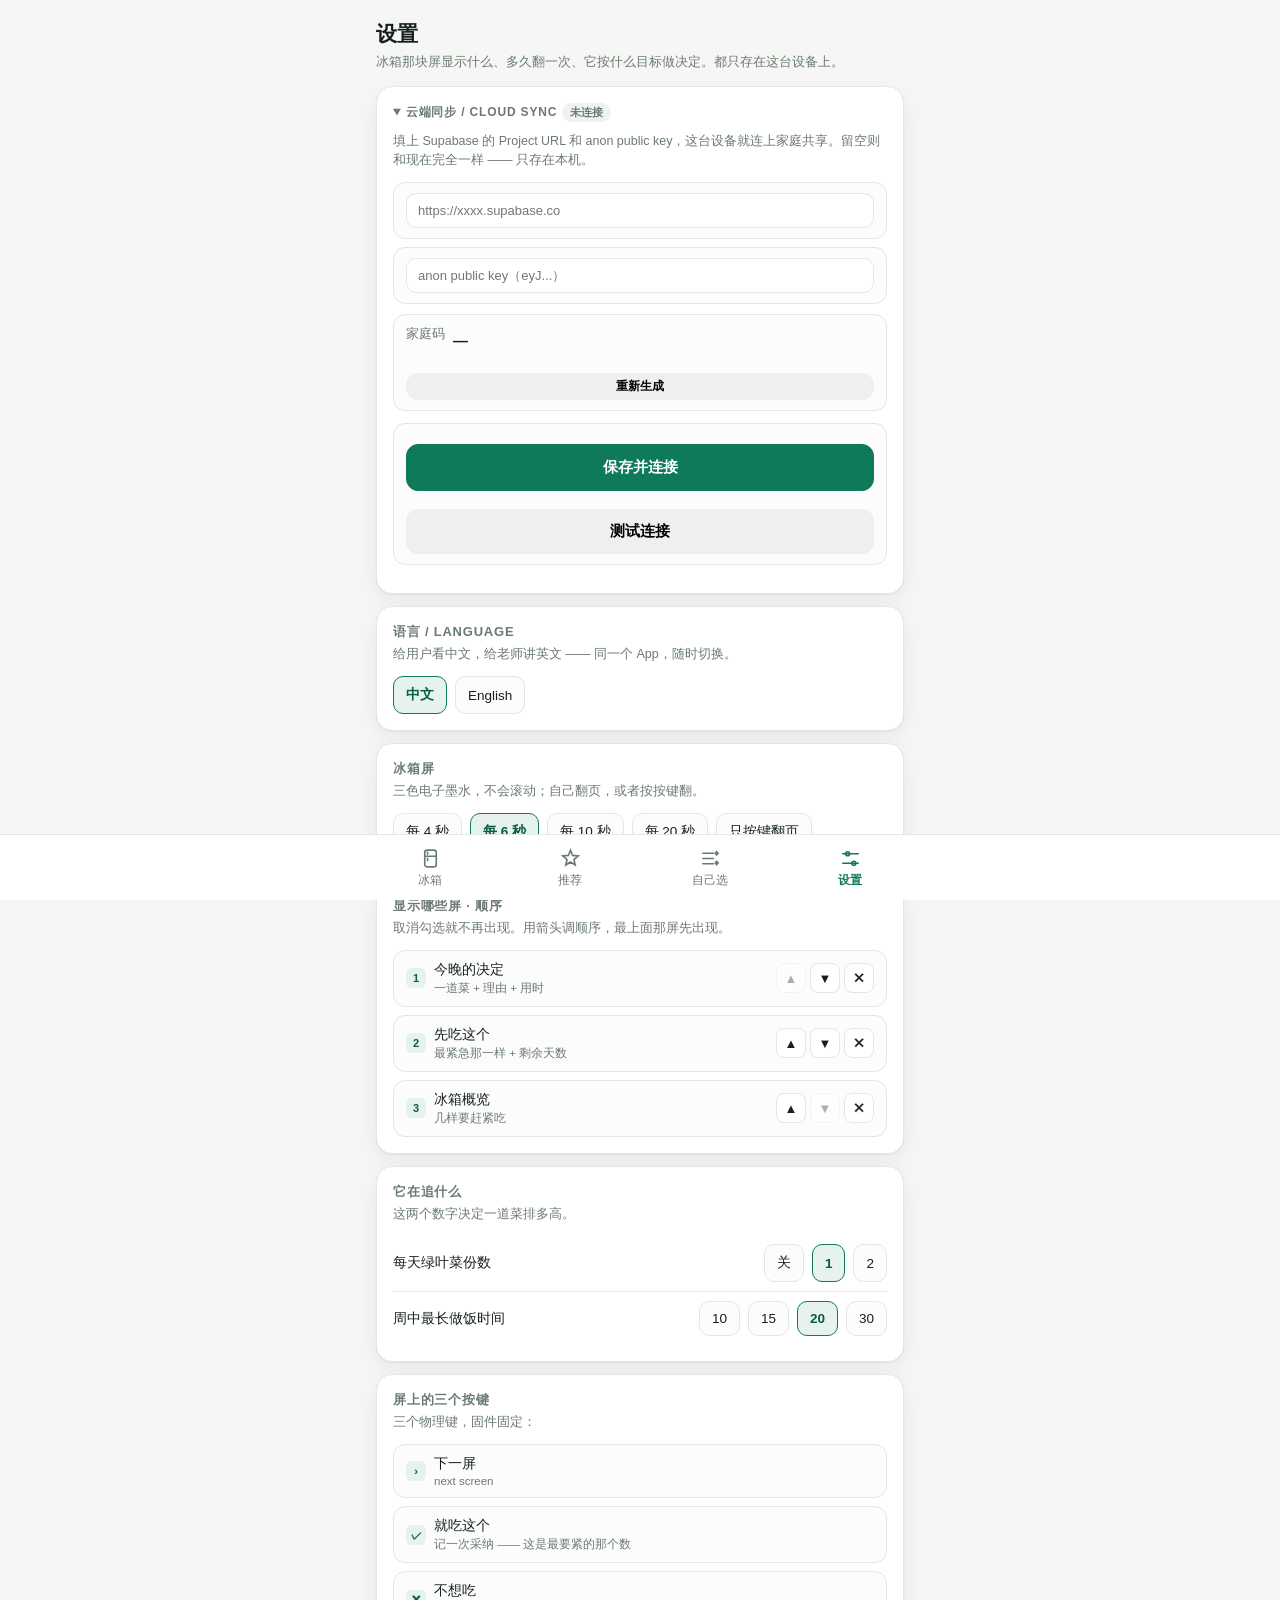
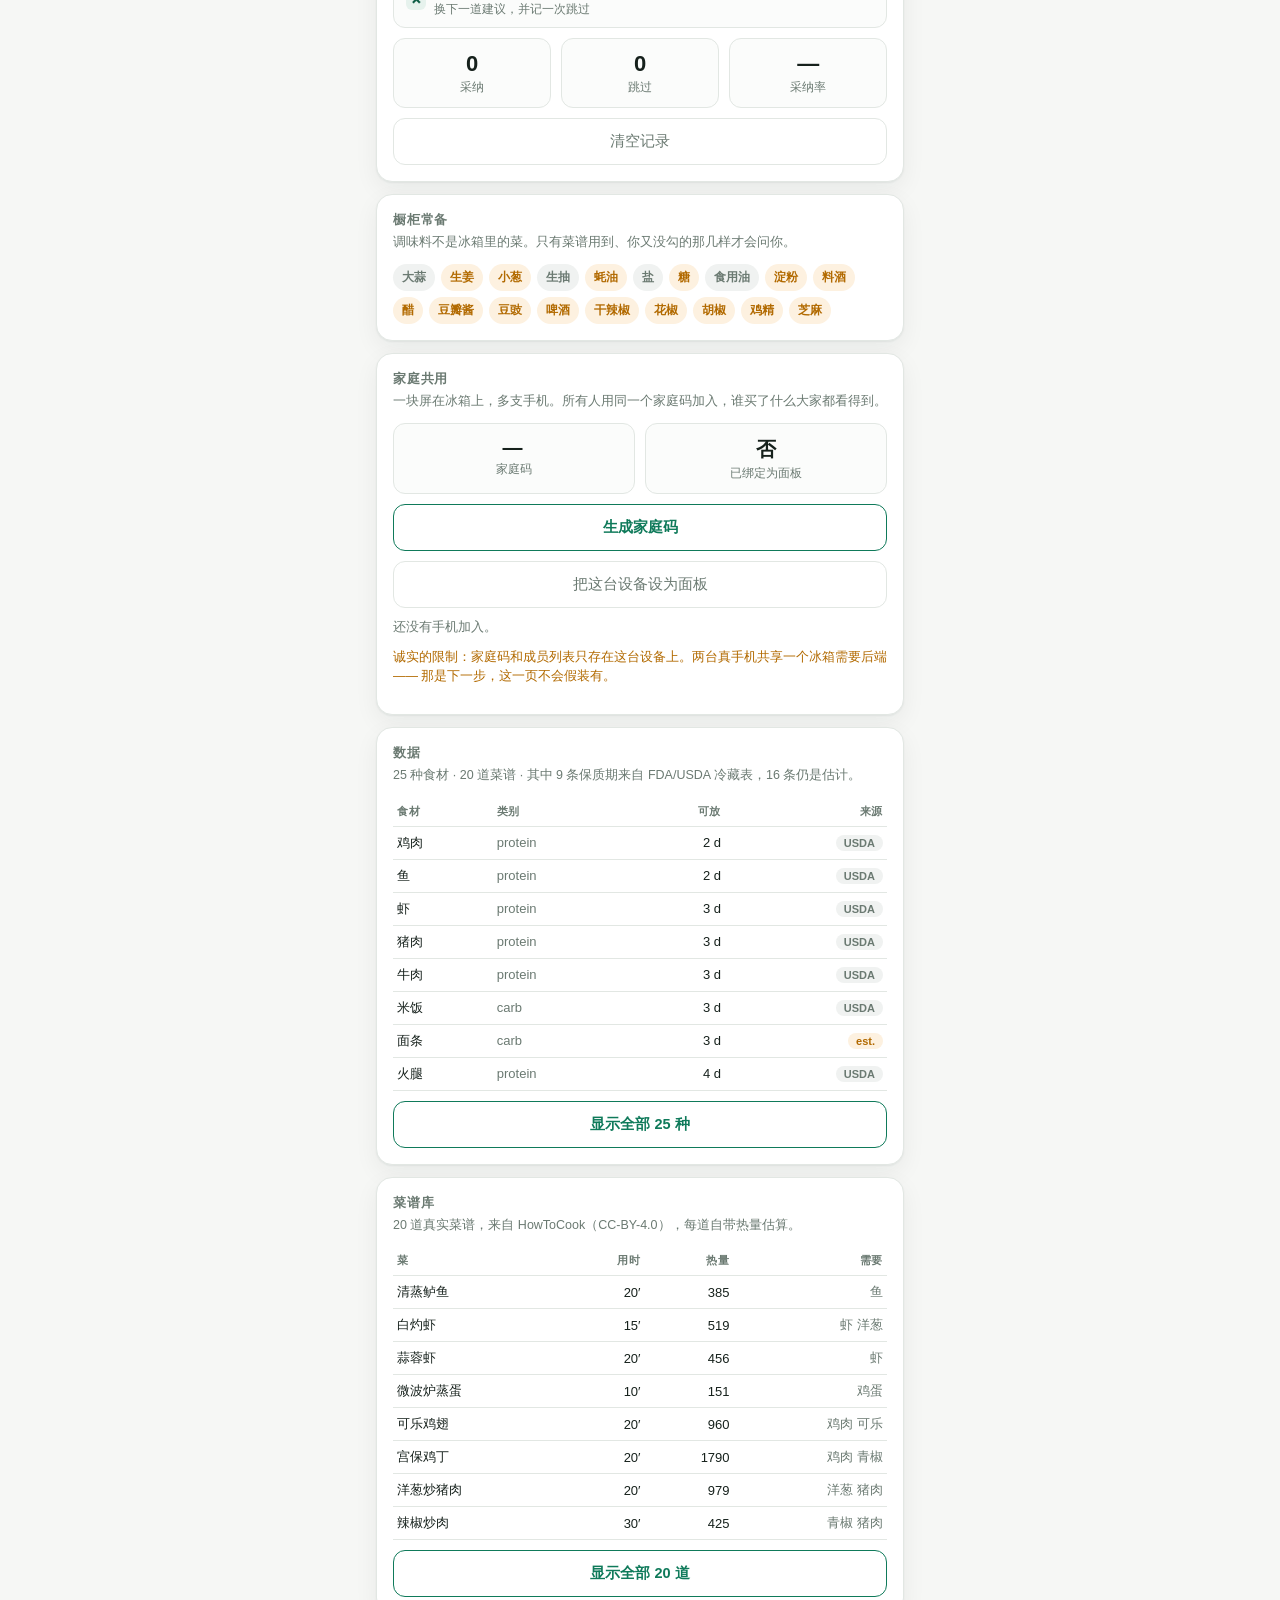
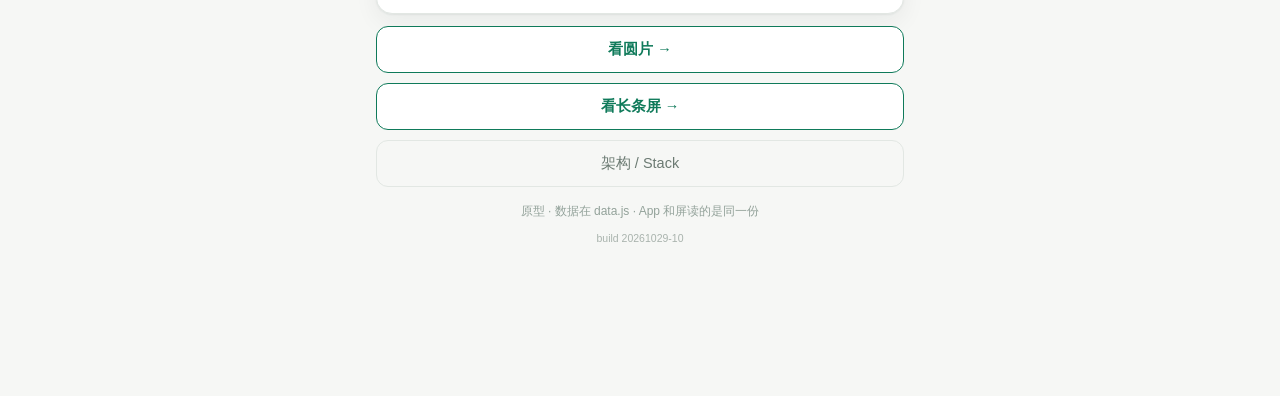
<file: settings.html>
<!DOCTYPE html>
<html lang="zh-CN">
<head>
<meta charset="utf-8">
<meta name="viewport" content="width=device-width, initial-scale=1, viewport-fit=cover">
<meta name="theme-color" content="#0f7a5a">
<title>Settings — Fridge Decision</title>
<style>
  :root{
    --bg:#f6f7f5; --card:#fff; --ink:#16211c; --muted:#6b7a72; --line:#e2e7e3;
    --green:#0f7a5a; --green-soft:#e6f2ed; --amber:#b26a00; --red:#b3261e;
    --shadow:0 1px 2px rgba(16,33,28,.06),0 8px 24px rgba(16,33,28,.06);
  }
  *{box-sizing:border-box;-webkit-tap-highlight-color:transparent}
  html,body{margin:0;background:var(--bg);color:var(--ink);
    font-family:-apple-system,BlinkMacSystemFont,"Segoe UI","PingFang SC",sans-serif;-webkit-text-size-adjust:100%}
  .wrap{max-width:560px;margin:0 auto;padding:20px 16px 60px}
  h1{font-size:21px;margin:0 0 4px;letter-spacing:-.02em}
  .sub{font-size:13px;color:var(--muted);line-height:1.55;margin:0 0 14px}
  .card{background:var(--card);border:1px solid var(--line);border-radius:16px;padding:16px;margin:12px 0;box-shadow:var(--shadow)}
  .card h2{font-size:13px;margin:0 0 4px;text-transform:uppercase;letter-spacing:.06em;color:var(--muted)}
  .card .hint{font-size:12.5px;color:var(--muted);line-height:1.5;margin:0 0 12px}
  .seg{display:flex;flex-wrap:wrap;gap:8px}
  .seg button{border:1px solid var(--line);background:#fbfcfb;border-radius:10px;padding:9px 12px;
    font-size:13.5px;font-family:inherit;color:var(--ink);cursor:pointer}
  .seg button.on{border-color:var(--green);background:var(--green-soft);color:#0b5c44;font-weight:600}
  .seg svg{pointer-events:none}
  .list{display:flex;flex-direction:column;gap:8px}
  .row{display:flex;align-items:center;gap:10px;border:1px solid var(--line);border-radius:12px;padding:10px 12px;background:#fbfcfb}
  .row .n{width:20px;height:20px;border-radius:6px;background:var(--green-soft);color:#0b5c44;
    font-size:11px;font-weight:700;display:grid;place-items:center;flex:0 0 auto}
  .row .t{flex:1;font-size:14px}
  .row .t small{display:block;color:var(--muted);font-size:11.5px;margin-top:2px}
  .row .mv{display:flex;gap:4px}
  .row .mv button{width:30px;height:30px;border:1px solid var(--line);background:#fff;border-radius:8px;
    font-size:13px;cursor:pointer;color:var(--ink);font-family:inherit}
  .row .mv button[disabled]{opacity:.35;cursor:default}
  .num{display:flex;align-items:center;justify-content:space-between;gap:12px;padding:9px 0;font-size:14px;flex-wrap:wrap}
  .num + .num{border-top:1px solid var(--line)}
  .stat{display:grid;grid-template-columns:repeat(3,1fr);gap:10px;margin:10px 0 4px}
  .stat div{background:#fbfcfb;border:1px solid var(--line);border-radius:12px;padding:12px 10px;text-align:center}
  .stat b{display:block;font-size:22px;letter-spacing:-.02em}
  .stat span{font-size:11.5px;color:var(--muted)}
  .btn{display:flex;align-items:center;justify-content:center;width:100%;border:0;border-radius:12px;
    padding:13px;font-size:14.5px;font-weight:600;font-family:inherit;cursor:pointer;margin-top:10px}
  .btn.ghost{background:#fff;border:1px solid var(--green);color:var(--green)}
  .btn.quiet{background:transparent;border:1px solid var(--line);color:var(--muted);font-weight:500}
  .btn svg{pointer-events:none}
  table{width:100%;border-collapse:collapse;font-size:13px}
  th,td{text-align:left;padding:7px 4px;border-bottom:1px solid var(--line)}
  th{font-size:11px;text-transform:uppercase;letter-spacing:.06em;color:var(--muted);font-weight:600}
  td.r,th.r{text-align:right;font-variant-numeric:tabular-nums}
  .pill{font-size:10.5px;padding:2px 7px;border-radius:999px;background:var(--green-soft);color:#0b5c44}
  .pill.est{background:#fdf1e0;color:var(--amber)}
  .pantryChips{display:flex;flex-wrap:wrap;gap:6px}
  .toast{position:fixed;left:50%;top:14px;transform:translateX(-50%) translateY(-16px);background:#16211c;color:#fff;
    font-size:13.5px;padding:10px 16px;border-radius:12px;opacity:0;transition:.25s;z-index:60;pointer-events:none}
  .toast.on{opacity:1;transform:translateX(-50%) translateY(0)}
  a{color:var(--green)}
  .foot{font-size:12px;color:#93a29a;line-height:1.7;text-align:center;padding-top:14px}
  body{padding-bottom:calc(92px + env(safe-area-inset-bottom))}
  .nav{position:fixed;left:0;right:0;bottom:0;z-index:30;background:rgba(255,255,255,.97);
    border-top:1px solid var(--line);padding:8px 0 calc(8px + env(safe-area-inset-bottom));
    backdrop-filter:blur(10px)}
  .navin{max-width:560px;margin:0 auto;display:flex}
  .nav a, .nav button{flex:1;border:0;background:none;font-family:inherit;cursor:pointer;color:var(--muted);
    display:flex;flex-direction:column;align-items:center;gap:3px;font-size:11.5px;padding:4px 0;
    text-decoration:none}
  .nav svg{width:23px;height:23px}
  .nav .on{color:var(--green);font-weight:600}
  .version{font-size:10.5px;color:#a9b3ad;text-align:center;margin-top:10px}
  .btn.primary{background:#0f7a5a;color:#fff;border:1px solid #0f7a5a;font-weight:600}
  .btn.tiny{padding:5px 10px;font-size:12px;flex:0 0 auto}
  .inp{width:100%;padding:9px 11px;border:1px solid var(--line);border-radius:10px;font:inherit;font-size:13px;background:#fff}
  .pill{display:inline-block;font-size:11px;padding:2px 8px;border-radius:999px;background:#f0f2f1;color:#6b7a72;font-weight:600;letter-spacing:0}
  .row{display:flex;align-items:center;gap:8px;flex-wrap:wrap}

  body{padding-bottom:calc(92px + env(safe-area-inset-bottom))}
  .nav{position:fixed;left:0;right:0;bottom:0;z-index:30;background:rgba(255,255,255,.97);
    border-top:1px solid var(--line);padding:8px 0 calc(8px + env(safe-area-inset-bottom));
    backdrop-filter:blur(10px)}
  .navin{max-width:560px;margin:0 auto;display:flex}
  .nav a, .nav button{flex:1;border:0;background:none;font-family:inherit;cursor:pointer;color:var(--muted);
    display:flex;flex-direction:column;align-items:center;gap:3px;font-size:11.5px;padding:4px 0;
    text-decoration:none}
  .nav svg{width:23px;height:23px}
  .nav .on{color:var(--green);font-weight:600}
  .version{font-size:10.5px;color:#a9b3ad;text-align:center;margin-top:10px}
</style>
</head>
<body>
<div class="wrap">
  <h1 data-i18n="set.title">设置</h1>
  <p class="sub" data-i18n="set.sub"></p>

    <details class="card" id="cloudCard" open>
    <summary style="cursor:pointer;font-size:12px;letter-spacing:.07em;text-transform:uppercase;color:#6b7a72;font-weight:700">
      云端同步 / Cloud sync <span id="cloudPill" class="pill">未连接</span>
    </summary>
    <p class="hint" style="margin-top:10px">填上 Supabase 的 Project URL 和 anon public key，这台设备就连上家庭共享。留空则和现在完全一样 —— 只存在本机。</p>
    <div class="row" style="margin-top:10px">
      <input class="inp" id="sbUrl" placeholder="https://xxxx.supabase.co" style="flex:1;min-width:0">
    </div>
    <div class="row" style="margin-top:8px">
      <input class="inp" id="sbKey" placeholder="anon public key（eyJ...）" style="flex:1;min-width:0">
    </div>
    <div class="row" style="margin-top:10px">
      <span class="hint" style="flex:0 0 auto">家庭码</span>
      <b id="hhCode" style="letter-spacing:.14em;font-size:15px">—</b>
      <button class="btn tiny" id="hhNew">重新生成</button>
    </div>
    <div class="row" style="margin-top:12px">
      <button class="btn primary" id="sbSave">保存并连接</button>
      <button class="btn" id="sbTest">测试连接</button>
    </div>
    <div class="hint" id="sbMsg" style="margin-top:8px"></div>
  </details>

<section class="card">
    <h2 data-i18n="set.langH">语言 / Language</h2>
    <p class="hint" data-i18n="set.langHint"></p>
    <div class="seg" id="langSeg">
      <button data-lang="zh">中文</button>
      <button data-lang="en">English</button>
    </div>
  </section>

  <section class="card">
    <h2 data-i18n="set.panelH"></h2>
    <p class="hint" data-i18n="set.panelHint"></p>
    <div class="seg" id="rot">
      <button data-ms="4000" data-i18n="set.rot4"></button>
      <button data-ms="6000" data-i18n="set.rot6"></button>
      <button data-ms="10000" data-i18n="set.rot10"></button>
      <button data-ms="20000" data-i18n="set.rot20"></button>
      <button data-ms="0" data-i18n="set.rotManual"></button>
    </div>
  </section>

  <section class="card">
    <h2 data-i18n="set.screensH"></h2>
    <p class="hint" data-i18n="set.screensHint"></p>
    <div class="list" id="screens"></div>
  </section>

  <section class="card">
    <h2 data-i18n="set.goalH"></h2>
    <p class="hint" data-i18n="set.goalHint"></p>
    <div class="num">
      <span data-i18n="set.greens"></span>
      <span class="seg" id="greens">
        <button data-v="0" data-i18n="set.off"></button>
        <button data-v="1">1</button><button data-v="2">2</button>
      </span>
    </div>
    <div class="num">
      <span data-i18n="set.mins"></span>
      <span class="seg" id="mins">
        <button data-v="10">10</button><button data-v="15">15</button>
        <button data-v="20">20</button><button data-v="30">30</button>
      </span>
    </div>
  </section>

  <section class="card">
    <h2 data-i18n="set.keysH"></h2>
    <p class="hint" data-i18n="set.keysHint"></p>
    <div class="list">
      <div class="row"><span class="n">›</span><div class="t"><span data-i18n="set.keyNext"></span><small data-i18n="set.keyNextSub"></small></div></div>
      <div class="row"><span class="n">✓</span><div class="t"><span data-i18n="set.keyTake"></span><small data-i18n="set.keyTakeSub"></small></div></div>
      <div class="row"><span class="n">✕</span><div class="t"><span data-i18n="set.keySkip"></span><small data-i18n="set.keySkipSub"></small></div></div>
    </div>
    <div class="stat">
      <div><b id="s-take">0</b><span data-i18n="set.taken"></span></div>
      <div><b id="s-skip">0</b><span data-i18n="set.skipped"></span></div>
      <div><b id="s-rate">—</b><span data-i18n="set.rate"></span></div>
    </div>
    <button class="btn quiet" id="clearLog" data-i18n="set.clearLog"></button>
  </section>

  <section class="card">
    <h2 data-i18n="set.pantryH"></h2>
    <p class="hint" data-i18n="set.pantryHint"></p>
    <div class="pantryChips" id="pantryChips"></div>
  </section>

  <section class="card">
    <h2 data-i18n="set.hhH"></h2>
    <p class="hint" data-i18n="set.hhHint"></p>
    <div class="stat" style="grid-template-columns:1fr 1fr">
      <div><b id="hhCode" style="font-size:20px;letter-spacing:.16em">—</b><span data-i18n="set.hhCode"></span></div>
      <div><b id="hhPanel" style="font-size:20px">—</b><span data-i18n="set.hhPanel"></span></div>
    </div>
    <button class="btn ghost" id="hhNew" data-i18n="set.hhNew"></button>
    <button class="btn quiet" id="hhPanelBtn" data-i18n="set.hhBind"></button>
    <div id="hhMembers" class="hint" style="margin-top:10px"></div>
    <p class="hint" style="margin-top:8px;color:#b26a00" data-i18n="set.hhLimit"></p>
  </section>

  <section class="card">
    <h2 data-i18n="set.dbH"></h2>
    <p class="hint" id="dbHint"></p>
    <table>
      <thead><tr>
        <th data-i18n="set.foodCol"></th><th data-i18n="set.catCol"></th>
        <th class="r" data-i18n="set.daysCol"></th><th class="r" data-i18n="set.srcCol"></th>
      </tr></thead>
      <tbody id="dbRows"></tbody>
    </table>
    <button class="btn ghost" id="showAll"></button>
  </section>

  <section class="card">
    <h2 data-i18n="set.rcH"></h2>
    <p class="hint" id="rcHint"></p>
    <table>
      <thead><tr>
        <th data-i18n="set.rcDish"></th><th class="r" data-i18n="set.rcTime"></th>
        <th class="r" data-i18n="set.rcKcal"></th><th class="r" data-i18n="set.rcNeeds"></th>
      </tr></thead>
      <tbody id="rcRows"></tbody>
    </table>
    <button class="btn ghost" id="showAllRecipes"></button>
  </section>

  <a class="btn ghost" href="disc.html" style="text-decoration:none" data-i18n="set.toPuck"></a>
  <a class="btn ghost" href="display.html" style="text-decoration:none" data-i18n="set.toStrip"></a>
  <a class="btn quiet" href="stack.html" style="text-decoration:none">架构 / Stack</a>


  <div class="foot" data-i18n="set.foot"></div>
  <div class="version" id="ver"></div>
</div>

<nav class="nav">
  <div class="navin">
    <a href="index.html#fridge">
      <svg viewBox="0 0 24 24" fill="none" stroke="currentColor" stroke-width="1.7" stroke-linecap="round">
        <rect x="6" y="3.2" width="12" height="17.6" rx="2.6"/><path d="M6 9.6h12M9 5.6v2M9 11.8v2.4"/>
      </svg>
      <span data-i18n="nav.fridge">冰箱</span>
    </a>
    <a href="index.html#discover">
      <svg viewBox="0 0 24 24" fill="none" stroke="currentColor" stroke-width="1.7" stroke-linecap="round">
        <path d="M12 3.4l2.2 5.4 5.8.5-4.4 3.8 1.3 5.7L12 15.7 7.1 18.8l1.3-5.7L4 9.3l5.8-.5z"/>
      </svg>
      <span data-i18n="nav.discover">推荐</span>
    </a>
    <a href="index.html#build">
      <svg viewBox="0 0 24 24" fill="none" stroke="currentColor" stroke-width="1.7" stroke-linecap="round">
        <path d="M4 6.5h11M4 12h11M4 17.5h11"/>
        <path d="M18.4 5l1.5 1.6-1.5 1.6-1.5-1.6z"/><path d="M18.4 15l1.5 1.6-1.5 1.6-1.5-1.6z"/>
      </svg>
      <span data-i18n="nav.build">自己选</span>
    </a>
    <a href="settings.html" class="on">
      <svg viewBox="0 0 24 24" fill="none" stroke="currentColor" stroke-width="1.7" stroke-linecap="round">
        <path d="M4 7h16M4 17h16"/>
        <circle cx="9" cy="7" r="2.1"/><circle cx="15.5" cy="17" r="2.1"/>
      </svg>
      <span data-i18n="nav.settings">设置</span>
    </a>
  </div>
</nav>

<div class="toast" id="toast"></div>

<script src="data.js?v=20261029-5"></script>
<script src="icons.js?v=20261029-5"></script>
<script src="sync.js?v=20261029-10"></script>
<script src="logic.js?v=20261029-5"></script>
<script src="i18n.js?v=20261029-6"></script>
<script>
"use strict";
const $ = s => document.querySelector(s);
const $$ = s => [...document.querySelectorAll(s)];
const t = (k, v) => I18N.t(k, v);
let S = FD.settings();

const SCREEN_META = [
  {i:0, zh:"今晚的决定", en:"Tonight's decision", zhSub:"一道菜 + 理由 + 用时", enSub:"one dish, the reason, the time"},
  {i:1, zh:"先吃这个", en:"Use first", zhSub:"最紧急那一样 + 剩余天数", enSub:"the most urgent item and its days left"},
  {i:2, zh:"冰箱概览", en:"At a glance", zhSub:"几样要赶紧吃", enSub:"how many need using soon"}
];

function foodName(id){ return I18N.foodName(id); }
function toast(m){ const el=$("#toast"); el.textContent=m; el.classList.add("on");
  clearTimeout(el._t); el._t=setTimeout(()=>el.classList.remove("on"),1500); }
function save(patch, msg){ S = FD.saveSettings(patch); paint(); if(msg) toast(msg); }

function paint(){
  $("#langSeg").querySelectorAll("button").forEach(b=>b.classList.toggle("on", b.dataset.lang === I18N.getLang()));
  document.querySelectorAll("#rot button").forEach(b=>{
    const ms = +b.dataset.ms;
    const on = ms === 0 ? (!S.auto || S.rotMs === 0) : (S.auto && S.rotMs === ms);
    b.classList.toggle("on", on);
  });

  const list = $("#screens"); list.innerHTML = "";
  const en = I18N.getLang() === "en";
  (S.screens || []).forEach((idx, pos)=>{
    const m = SCREEN_META.find(x=>x.i===idx);
    const row = document.createElement("div");
    row.className = "row";
    row.innerHTML = `<span class="n">${pos+1}</span>
      <div class="t">${en ? m.en : m.zh}<small>${en ? m.enSub : m.zhSub}</small></div>
      <div class="mv">
        <button data-up="${pos}" ${pos===0?"disabled":""}>▲</button>
        <button data-down="${pos}" ${pos===S.screens.length-1?"disabled":""}>▼</button>
        <button data-rm="${pos}">✕</button>
      </div>`;
    list.appendChild(row);
  });
  const hidden = SCREEN_META.filter(m=>!(S.screens||[]).includes(m.i));
  if(hidden.length){
    const row = document.createElement("div");
    row.className = "row"; row.style.borderStyle = "dashed";
    row.innerHTML = `<div class="t" style="color:#6b7a72">${t("set.hidden")}${hidden.map(h=>en?h.en:h.zh).join(", ")}</div>
      <div class="mv"><button id="restore">＋</button></div>`;
    list.appendChild(row);
  }

  document.querySelectorAll("#greens button").forEach(b=>b.classList.toggle("on", +b.dataset.v === S.greensPerDay));
  document.querySelectorAll("#mins button").forEach(b=>b.classList.toggle("on", +b.dataset.v === S.maxMinutes));

  const st = FD.stats();
  $("#s-take").textContent = st.taken; $("#s-skip").textContent = st.skipped;
  $("#s-rate").textContent = st.rate === null ? "—" : st.rate + "%";
}

let showAllFoods = false, allRecipes = false;

function paintDB(){
  const foods = FD.CATALOG;
  const usda = foods.filter(f=>f.src==="usda").length;
  $("#dbHint").innerHTML = t("set.dbHint", {foods: foods.length, recipes: FD.RECIPES.length, usda: usda, est: foods.length - usda});
  const rows = showAllFoods ? foods : foods.slice().sort((a,b)=>a.days-b.days).slice(0,8);
  $("#dbRows").innerHTML = rows.map(f=>`
    <tr><td>${foodName(f.id)}</td><td style="color:#6b7a72">${f.tag}</td>
    <td class="r">${f.days} d</td>
    <td class="r"><span class="pill ${f.src==="usda"?"":"est"}">${f.src==="usda"?"USDA":"est."}</span></td></tr>`).join("");
  $("#showAll").textContent = showAllFoods ? t("set.showFew") : t("set.showAll", {n: foods.length});
}

function paintRecipes(){
  const rs = allRecipes ? FD.RECIPES : FD.RECIPES.slice(0, 8);
  $("#rcHint").innerHTML = t("set.rcHint", {n: FD.RECIPES.length, src: "HowToCook", lic: FD.DB.recipeSource.license});
  $("#rcRows").innerHTML = rs.map(r=>`
    <tr><td>${I18N.recipeName(r)}</td><td class="r">${r.minutes}′</td>
    <td class="r">${r.kcal ?? "—"}</td>
    <td class="r" style="color:#6b7a72">${r.needs.map(foodName).join(" ")}</td></tr>`).join("");
  $("#showAllRecipes").textContent = allRecipes ? t("set.rcFew") : t("set.rcAll", {n: FD.RECIPES.length});
}

function paintPantry(){
  const have = new Set(FD.pantry());
  $("#pantryChips").innerHTML = FD.PANTRY.map(p =>
    `<span class="pill ${have.has(p.id)?"":"est"}" data-p="${p.id}" style="cursor:pointer;font-size:12px;padding:5px 9px">${I18N.getLang()==="en"?p.name:p.cn}</span>`).join("");
}

function paintHousehold(){
  const h = FD.household();
  $("#hhCode").textContent = h.code || "—";
  $("#hhPanel").textContent = h.panel ? (I18N.getLang()==="en"?"yes":"是") : (I18N.getLang()==="en"?"no":"否");
  $("#hhMembers").textContent = h.members.length ? t("set.hhJoined") + h.members.join(", ") : t("set.hhNone");
}

/* ---------- 云端同步 ---------- */
function paintCloud(){
  const c = (window.SYNC && SYNC.cfg) ? SYNC.cfg() : {};
  if ($("#sbUrl")) $("#sbUrl").value = c.url || "";
  if ($("#sbKey")) $("#sbKey").value = c.key || "";
  const on = !!(c.url && c.key);
  const pill = $("#cloudPill");
  if (pill) {
    pill.textContent = on ? "已连接" : "未连接";
    pill.style.background = on ? "#e6f2ed" : "#f0f2f1";
    pill.style.color = on ? "#0b5c44" : "#6b7a72";
  }
  const hh = $("#hhCode");
  if (hh) hh.textContent = FD.household().code || "（首次保存时生成）";
}
function cloudMsg(t, bad){
  const el = $("#sbMsg"); if (!el) return;
  el.textContent = t; el.style.color = bad ? "#b3261e" : "#0b5c44";
}

function paintAll(){
  I18N.apply();
  paintCloud();
  document.title = (I18N.getLang() === "en" ? "Settings" : "设置") + " — Fridge Decision";
  $("#ver").textContent = "build 20261029-10";
  paint(); paintDB(); paintRecipes(); paintPantry(); paintHousehold();
}

/* ---------- events ---------- */
$("#sbSave") && $("#sbSave").addEventListener("click", async () => {
  const url = $("#sbUrl").value.trim(), key = $("#sbKey").value.trim();
  if (!url || !key) { cloudMsg("URL 和 anon key 都要填。", true); return; }
  SYNC.configure(url, key);
  cloudMsg("正在测试…", false);
  try {
    const r = await SYNC.ping();
    if (!r.ok) { cloudMsg("连不上：" + r.reason, true); return; }
    const code = FD.sync.code();
    const n = await SYNC.pull(code);
    $("#hhCode").textContent = code;
    cloudMsg("已连接。云端这个家庭现有 " + (Array.isArray(n) ? n.length : 0) + " 样东西；刷新 App 生效。", false);
    paintCloud();
  } catch (e) { cloudMsg("出错：" + e.message, true); }
});

$("#sbTest") && $("#sbTest").addEventListener("click", async () => {
  const url = $("#sbUrl").value.trim(), key = $("#sbKey").value.trim();
  if (url && key) SYNC.configure(url, key);
  try {
    const r = await SYNC.ping();
    cloudMsg(r.ok ? "连接正常（HTTP " + r.status + "）" : "连不上：" + r.reason, !r.ok);
  } catch (e) { cloudMsg("出错：" + e.message, true); }
});

$("#hhNew") && $("#hhNew").addEventListener("click", () => {
  const c = FD.newCode();
  FD.saveHousehold({ code: c });
  $("#hhCode").textContent = c;
  cloudMsg("新家庭码 " + c + "：另一台手机填这个码就加入同一个冰箱。", false);
});

$("#langSeg").addEventListener("click", e=>{
  const b = e.target.closest("[data-lang]"); if(!b) return;
  I18N.setLang(b.dataset.lang); paintAll(); toast(b.dataset.lang === "en" ? "English" : "中文");
});
document.querySelectorAll("#rot button").forEach(b=>{
  b.addEventListener("click", ()=>{
    const ms = +b.dataset.ms;
    save(ms === 0 ? {auto:false, rotMs:0} : {auto:true, rotMs:ms},
         ms === 0 ? (I18N.getLang()==="en"?"Panel moves only on the button":"只按键翻页") : (I18N.getLang()==="en"?"Saved":"已保存"));
  });
});
$("#screens").addEventListener("click", e=>{
  const el = e.target;
  if(el.id === "restore"){ save({screens:[0,1,2]}, I18N.getLang()==="en"?"All screens back":"全部恢复"); return; }
  if(el.dataset.up !== undefined || el.dataset.down !== undefined || el.dataset.rm !== undefined){
    const arr = (S.screens || []).slice();
    if(el.dataset.rm !== undefined){
      if(arr.length <= 1){ toast(I18N.getLang()==="en"?"Keep at least one screen":"至少留一屏"); return; }
      arr.splice(+el.dataset.rm, 1); save({screens:arr}, I18N.getLang()==="en"?"Screen hidden":"已隐藏");
    } else {
      const pos = +(el.dataset.up ?? el.dataset.down);
      const swap = el.dataset.up !== undefined ? pos-1 : pos+1;
      [arr[pos], arr[swap]] = [arr[swap], arr[pos]];
      save({screens:arr}, I18N.getLang()==="en"?"Order saved":"顺序已保存");
    }
  }
});
document.querySelectorAll("#greens button").forEach(b=>b.addEventListener("click", ()=> save({greensPerDay:+b.dataset.v})));
document.querySelectorAll("#mins button").forEach(b=>b.addEventListener("click", ()=> save({maxMinutes:+b.dataset.v})));
$("#clearLog").addEventListener("click", ()=>{ FD.write(FD.LS_LOG, []); paint(); toast(I18N.getLang()==="en"?"Log cleared":"已清空"); });
$("#showAll").addEventListener("click", ()=>{ showAllFoods = !showAllFoods; paintDB(); });
$("#showAllRecipes").addEventListener("click", ()=>{ allRecipes = !allRecipes; paintRecipes(); });
$("#pantryChips").addEventListener("click", e=>{
  const el = e.target.closest("[data-p]"); if(!el) return;
  const have = new Set(FD.pantry()); const id = el.dataset.p;
  have.has(id) ? have.delete(id) : have.add(id);
  FD.savePantry([...have]); paintPantry();
});
$("#hhNew").addEventListener("click", ()=>{
  const h = FD.household();
  const code = h.code || FD.newCode();
  FD.saveHousehold({code, members: h.members.length ? h.members : ["this phone"]});
  paintHousehold(); toast((I18N.getLang()==="en"?"Household code: ":"家庭码：") + code);
});
$("#hhPanelBtn").addEventListener("click", ()=>{
  const h = FD.household();
  if(!h.code){ toast(I18N.getLang()==="en"?"Create a code first":"先创建家庭码"); return; }
  FD.saveHousehold({panel: !h.panel}); paintHousehold();
});

paintAll();
</script>
</body>
</html>
</file>
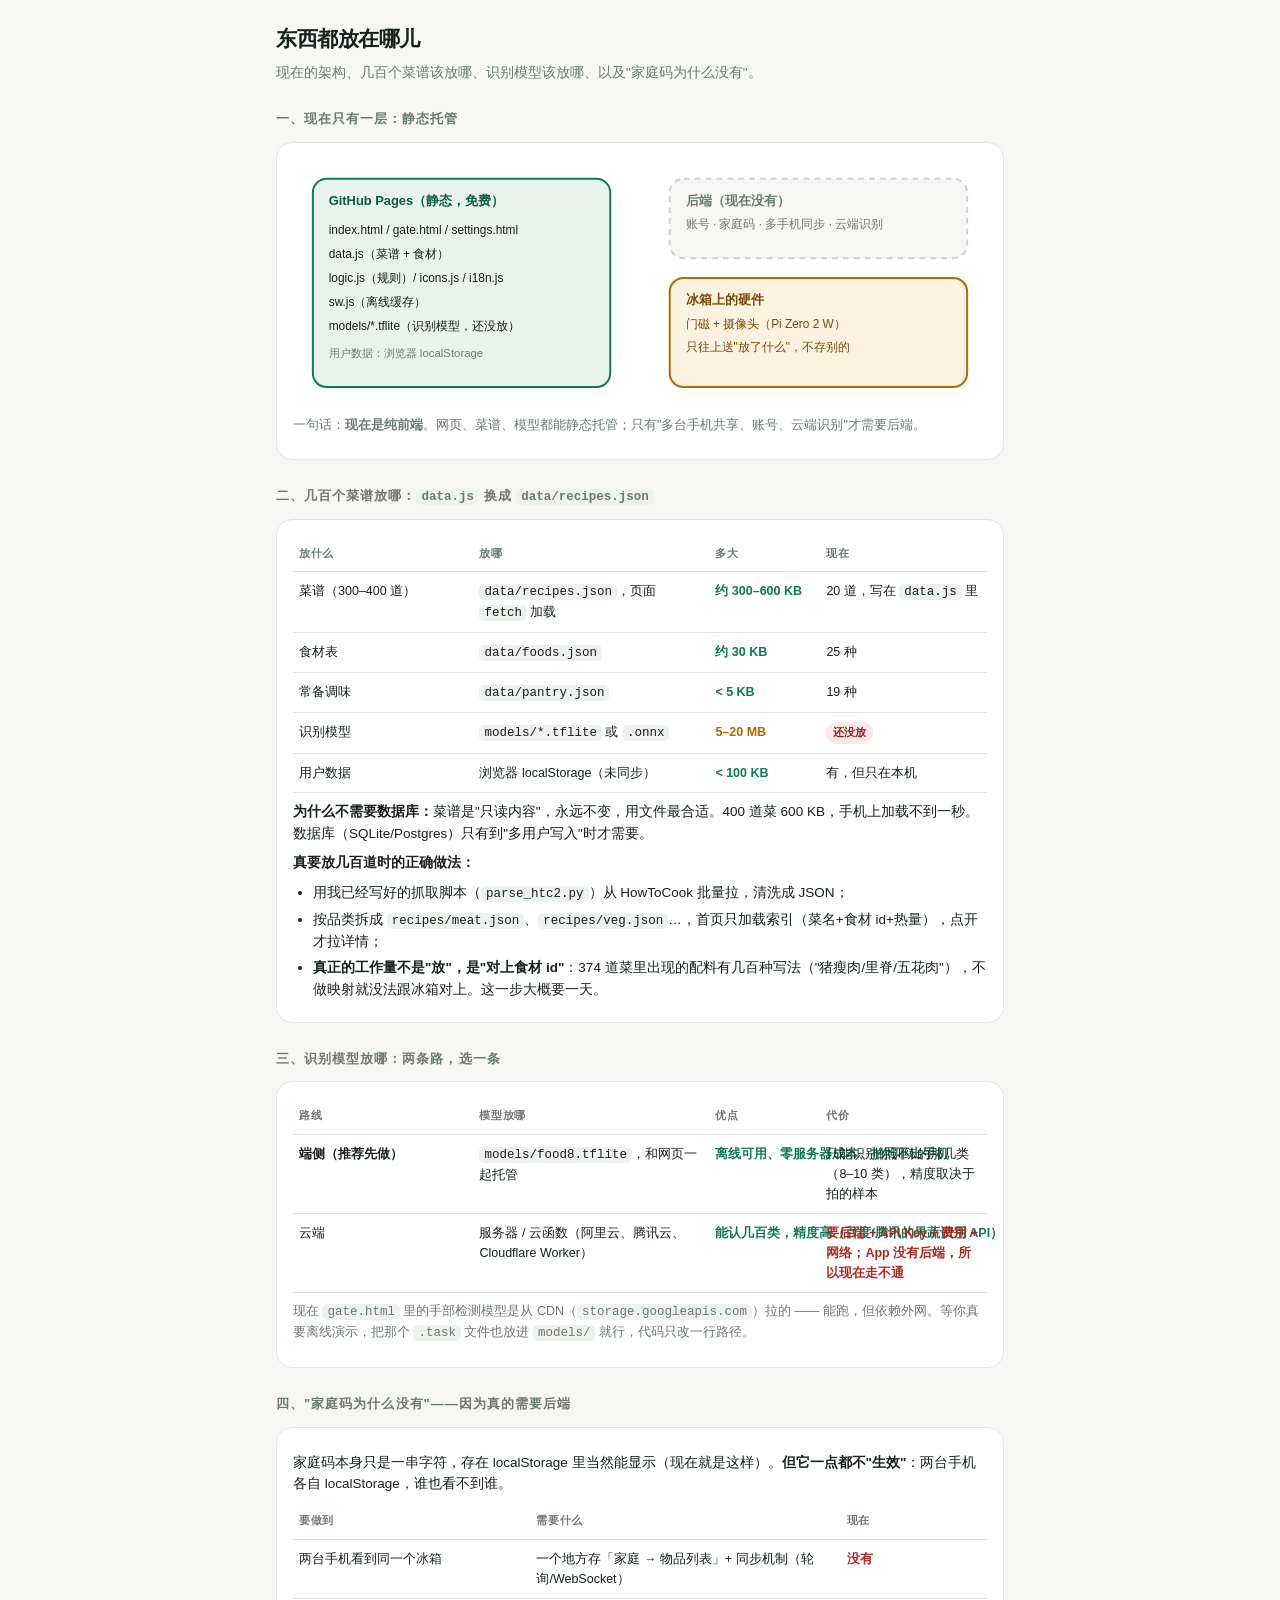
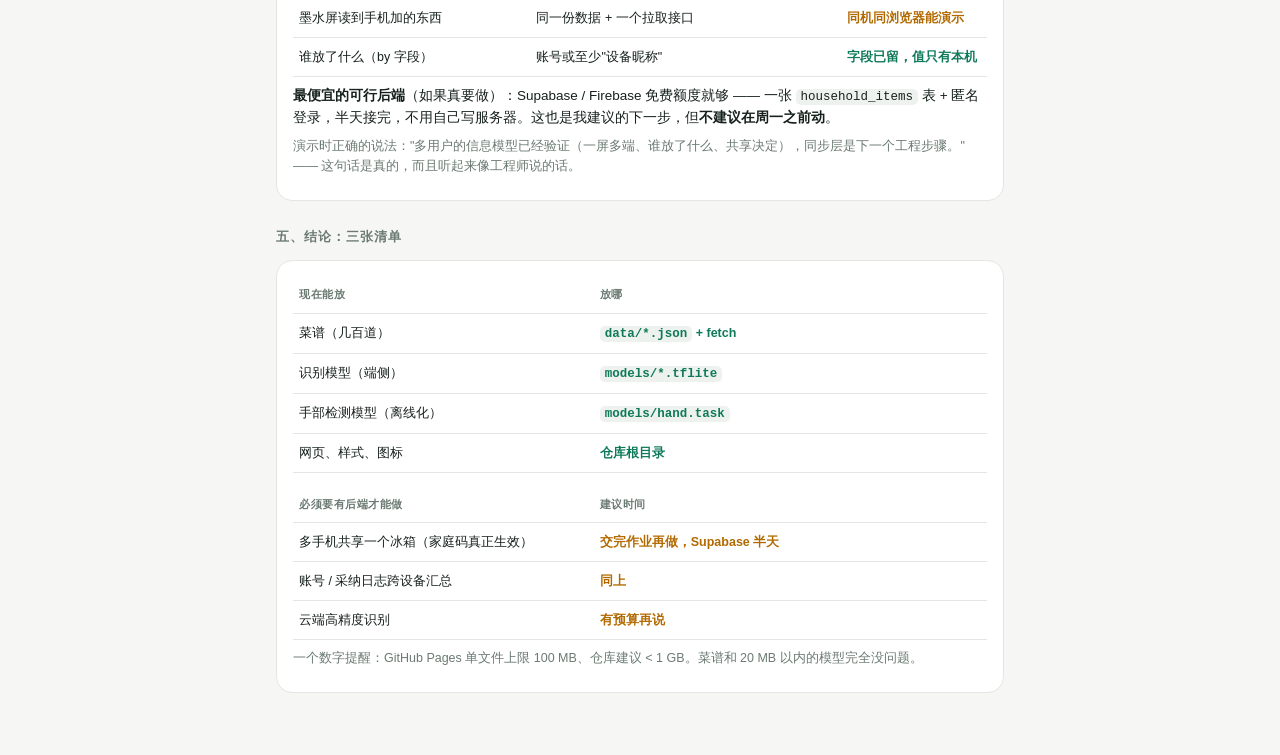
<file: stack.html>
<!DOCTYPE html>
<html lang="zh-CN">
<head>
<meta charset="utf-8">
<meta name="viewport" content="width=device-width, initial-scale=1">
<title>东西都放在哪儿 · 架构与部署</title>
<style>
  :root{ --bg:#f6f7f5; --card:#fff; --ink:#16211c; --muted:#6b7a72; --line:#e2e7e3;
         --green:#0f7a5a; --green-soft:#e6f2ed; --amber:#b26a00; --amber-soft:#fdf1e0;
         --red:#b3261e; --red-soft:#fbe9e7; }
  *{box-sizing:border-box}
  html,body{margin:0;background:var(--bg);color:var(--ink);line-height:1.6;
    font-family:-apple-system,BlinkMacSystemFont,"Segoe UI","PingFang SC","Microsoft YaHei",sans-serif;-webkit-text-size-adjust:100%}
  .wrap{max-width:760px;margin:0 auto;padding:22px 16px 60px}
  h1{font-size:21px;margin:0 0 6px;letter-spacing:-.02em}
  .sub{font-size:13.5px;color:var(--muted);margin:0 0 18px}
  h2{font-size:13px;text-transform:uppercase;letter-spacing:.08em;color:var(--muted);margin:26px 0 10px}
  .card{background:var(--card);border:1px solid var(--line);border-radius:16px;padding:16px;margin:12px 0}
  table{width:100%;border-collapse:collapse;font-size:13px}
  th,td{text-align:left;padding:9px 6px;border-bottom:1px solid var(--line);vertical-align:top}
  th{font-size:11px;text-transform:uppercase;letter-spacing:.05em;color:var(--muted)}
  code{background:#eef2ef;padding:1px 5px;border-radius:5px;font-size:12.5px}
  h2 code{text-transform:none;letter-spacing:0;font-size:12.5px;padding:1px 5px}
  table{table-layout:fixed}
  th:nth-child(1),td:nth-child(1){width:26%}
  th:nth-child(2),td:nth-child(2){width:34%}
  th:nth-child(3),td:nth-child(3){width:16%;white-space:nowrap}
  th:nth-child(4),td:nth-child(4){width:24%}
  td{font-size:12.5px}
  @media (max-width:520px){ table{table-layout:auto} th:nth-child(3),td:nth-child(3){white-space:normal} }
  .ok{color:var(--green);font-weight:600} .warn{color:var(--amber);font-weight:600} .bad{color:var(--red);font-weight:600}
  .tag{display:inline-block;font-size:11px;padding:2px 7px;border-radius:999px;background:var(--green-soft);color:#0b5c44;font-weight:600}
  .tag.a{background:var(--amber-soft);color:#7a4a05} .tag.r{background:var(--red-soft);color:#8f231c}
  svg{display:block;width:100%;height:auto}
  ul{margin:8px 0 0;padding-left:20px} li{margin:5px 0;font-size:13.5px}
  p{font-size:13.5px;margin:8px 0}
  .note{font-size:12.5px;color:var(--muted)}
</style>
</head>
<body>
<div class="wrap">
  <h1>东西都放在哪儿</h1>
  <p class="sub">现在的架构、几百个菜谱该放哪、识别模型该放哪、以及"家庭码为什么没有"。</p>

  <h2>一、现在只有一层：静态托管</h2>
  <div class="card">
    <svg viewBox="0 0 700 250" role="img" aria-label="静态托管架构">
      <rect x="20" y="20" width="300" height="210" rx="14" fill="#e8f3ee" stroke="#0f7a5a" stroke-width="2"/>
      <text x="36" y="46" font-size="13" font-weight="700" fill="#0b5c44">GitHub Pages（静态，免费）</text>
      <text x="36" y="76" font-size="12" fill="#16211c">index.html / gate.html / settings.html</text>
      <text x="36" y="100" font-size="12" fill="#16211c">data.js（菜谱 + 食材）</text>
      <text x="36" y="124" font-size="12" fill="#16211c">logic.js（规则）/ icons.js / i18n.js</text>
      <text x="36" y="148" font-size="12" fill="#16211c">sw.js（离线缓存）</text>
      <text x="36" y="172" font-size="12" fill="#16211c">models/*.tflite（识别模型，还没放）</text>
      <text x="36" y="200" font-size="11.5" fill="#6b7a72">用户数据：浏览器 localStorage</text>

      <rect x="380" y="20" width="300" height="80" rx="14" fill="#f6f7f5" stroke="#c9d2cc" stroke-width="2" stroke-dasharray="6 5"/>
      <text x="396" y="46" font-size="13" font-weight="700" fill="#6b7a72">后端（现在没有）</text>
      <text x="396" y="70" font-size="12" fill="#6b7a72">账号 · 家庭码 · 多手机同步 · 云端识别</text>

      <rect x="380" y="120" width="300" height="110" rx="14" fill="#fdf1e0" stroke="#b26a00" stroke-width="2"/>
      <text x="396" y="146" font-size="13" font-weight="700" fill="#7a4a05">冰箱上的硬件</text>
      <text x="396" y="170" font-size="12" fill="#7a4a05">门磁 + 摄像头（Pi Zero 2 W）</text>
      <text x="396" y="194" font-size="12" fill="#7a4a05">只往上送"放了什么"，不存别的</text>
    </svg>
    <p class="note">一句话：<b>现在是纯前端</b>。网页、菜谱、模型都能静态托管；只有"多台手机共享、账号、云端识别"才需要后端。</p>
  </div>

  <h2>二、几百个菜谱放哪：<code>data.js</code> 换成 <code>data/recipes.json</code></h2>
  <div class="card">
    <table>
      <thead><tr><th>放什么</th><th>放哪</th><th>多大</th><th>现在</th></tr></thead>
      <tbody>
        <tr><td>菜谱（300–400 道）</td><td><code>data/recipes.json</code>，页面 <code>fetch</code> 加载</td><td class="ok">约 300–600 KB</td><td>20 道，写在 <code>data.js</code> 里</td></tr>
        <tr><td>食材表</td><td><code>data/foods.json</code></td><td class="ok">约 30 KB</td><td>25 种</td></tr>
        <tr><td>常备调味</td><td><code>data/pantry.json</code></td><td class="ok">&lt; 5 KB</td><td>19 种</td></tr>
        <tr><td>识别模型</td><td><code>models/*.tflite</code> 或 <code>.onnx</code></td><td class="warn">5–20 MB</td><td><span class="tag r">还没放</span></td></tr>
        <tr><td>用户数据</td><td>浏览器 localStorage（未同步）</td><td class="ok">&lt; 100 KB</td><td>有，但只在本机</td></tr>
      </tbody>
    </table>
    <p><b>为什么不需要数据库：</b>菜谱是"只读内容"，永远不变，用文件最合适。400 道菜 600 KB，手机上加载不到一秒。数据库（SQLite/Postgres）只有到"多用户写入"时才需要。</p>
    <p><b>真要放几百道时的正确做法：</b></p>
    <ul>
      <li>用我已经写好的抓取脚本（<code>parse_htc2.py</code>）从 HowToCook 批量拉，清洗成 JSON；</li>
      <li>按品类拆成 <code>recipes/meat.json</code>、<code>recipes/veg.json</code>…，首页只加载索引（菜名+食材 id+热量），点开才拉详情；</li>
      <li><b>真正的工作量不是"放"，是"对上食材 id"</b>：374 道菜里出现的配料有几百种写法（"猪瘦肉/里脊/五花肉"），不做映射就没法跟冰箱对上。这一步大概要一天。</li>
    </ul>
  </div>

  <h2>三、识别模型放哪：两条路，选一条</h2>
  <div class="card">
    <table>
      <thead><tr><th>路线</th><th>模型放哪</th><th>优点</th><th>代价</th></tr></thead>
      <tbody>
        <tr>
          <td><b>端侧（推荐先做）</b></td>
          <td><code>models/food8.tflite</code>，和网页一起托管</td>
          <td class="ok">离线可用、零服务器成本、拍照不出手机</td>
          <td>只能识别你训练的那几类（8–10 类），精度取决于拍的样本</td>
        </tr>
        <tr>
          <td>云端</td>
          <td>服务器 / 云函数（阿里云、腾讯云、Cloudflare Worker）</td>
          <td class="ok">能认几百类，精度高（百度/腾讯的果蔬识别 API）</td>
          <td class="bad">要后端 + API Key + 费用 + 网络；<b>App 没有后端，所以现在走不通</b></td>
        </tr>
      </tbody>
    </table>
    <p class="note">现在 <code>gate.html</code> 里的手部检测模型是从 CDN（<code>storage.googleapis.com</code>）拉的 —— 能跑，但依赖外网。等你真要离线演示，把那个 <code>.task</code> 文件也放进 <code>models/</code> 就行，代码只改一行路径。</p>
  </div>

  <h2>四、"家庭码为什么没有"——因为真的需要后端</h2>
  <div class="card">
    <p>家庭码本身只是一串字符，存在 localStorage 里当然能显示（现在就是这样）。<b>但它一点都不"生效"</b>：两台手机各自 localStorage，谁也看不到谁。</p>
    <table>
      <thead><tr><th>要做到</th><th>需要什么</th><th>现在</th></tr></thead>
      <tbody>
        <tr><td>两台手机看到同一个冰箱</td><td>一个地方存「家庭 → 物品列表」+ 同步机制（轮询/WebSocket）</td><td class="bad">没有</td></tr>
        <tr><td>墨水屏读到手机加的东西</td><td>同一份数据 + 一个拉取接口</td><td class="warn">同机同浏览器能演示</td></tr>
        <tr><td>谁放了什么（by 字段）</td><td>账号或至少"设备昵称"</td><td class="ok">字段已留，值只有本机</td></tr>
      </tbody>
    </table>
    <p><b>最便宜的可行后端</b>（如果真要做）：Supabase / Firebase 免费额度就够 —— 一张 <code>household_items</code> 表 + 匿名登录，半天接完，不用自己写服务器。这也是我建议的下一步，但<b>不建议在周一之前动</b>。</p>
    <p class="note">演示时正确的说法："多用户的信息模型已经验证（一屏多端、谁放了什么、共享决定），同步层是下一个工程步骤。" —— 这句话是真的，而且听起来像工程师说的话。</p>
  </div>

  <h2>五、结论：三张清单</h2>
  <div class="card">
    <table>
      <thead><tr><th>现在能放</th><th>放哪</th></tr></thead>
      <tbody>
        <tr><td>菜谱（几百道）</td><td class="ok"><code>data/*.json</code> + fetch</td></tr>
        <tr><td>识别模型（端侧）</td><td class="ok"><code>models/*.tflite</code></td></tr>
        <tr><td>手部检测模型（离线化）</td><td class="ok"><code>models/hand.task</code></td></tr>
        <tr><td>网页、样式、图标</td><td class="ok">仓库根目录</td></tr>
      </tbody>
    </table>
    <table style="margin-top:14px">
      <thead><tr><th>必须要有后端才能做</th><th>建议时间</th></tr></thead>
      <tbody>
        <tr><td>多手机共享一个冰箱（家庭码真正生效）</td><td class="warn">交完作业再做，Supabase 半天</td></tr>
        <tr><td>账号 / 采纳日志跨设备汇总</td><td class="warn">同上</td></tr>
        <tr><td>云端高精度识别</td><td class="warn">有预算再说</td></tr>
      </tbody>
    </table>
    <p class="note">一个数字提醒：GitHub Pages 单文件上限 100 MB、仓库建议 &lt; 1 GB。菜谱和 20 MB 以内的模型完全没问题。</p>
  </div>
</div>
</body>
</html>
</file>
<file: cook.css>
/* ============================================================
   cook.css — 「今天的锅」a cookbook-ish skin over the existing app.
   Palette: cream paper, sage, tomato, butter. Nothing here touches
   index.html's styles; this file is only loaded by cook.html.
   ============================================================ */
:root{
  --paper:#FBF6EC;
  --card:#FFFDF8;
  --ink:#33302A;
  --ink-2:#6C6558;
  --line:#E6DCC8;
  --sage:#7E9C82;
  --sage-dk:#5F7C64;
  --sage-bg:#E7EEE4;
  --tomato:#D4553F;
  --butter:#F2C14E;
  --butter-bg:#FBEFD2;
  --r:18px;
  --ease:cubic-bezier(.22,.68,0,1);
  --spring:cubic-bezier(.34,1.56,.64,1);
}
*{box-sizing:border-box;margin:0;padding:0}
html{-webkit-text-size-adjust:100%}
body{
  background:var(--paper);
  color:var(--ink);
  font:16px/1.6 system-ui,-apple-system,"PingFang SC","Microsoft YaHei",sans-serif;
  min-height:100vh;
  padding-bottom:calc(206px + env(safe-area-inset-bottom));   /* 给底部锅留位 */
}
button{font:inherit;color:inherit;background:none;border:0;cursor:pointer}
h1,h2{font-family:Georgia,"Songti SC","Noto Serif SC",serif;font-weight:400;letter-spacing:-.01em}

/* ---------- 顶栏 ---------- */
.top{
  position:sticky;top:0;z-index:30;display:flex;align-items:center;gap:12px;
  padding:calc(14px + env(safe-area-inset-top)) 18px 14px;
  background:rgba(251,246,236,.9);
  backdrop-filter:blur(10px);-webkit-backdrop-filter:blur(10px);
  border-bottom:1px solid var(--line);
}
.top h1{font-size:20px;flex:1;text-align:center}
.back{display:inline-flex;align-items:center;gap:6px;font-size:13px;color:var(--ink-2);text-decoration:none;
  padding:6px 10px;border-radius:99px;background:var(--card);border:1px solid var(--line)}
.back:hover{color:var(--ink)}
.lang{font-size:12px;font-weight:700;letter-spacing:.06em;color:var(--sage-dk);
  padding:7px 12px;border-radius:99px;background:var(--sage-bg);border:1px solid #D3E0CF}

/* ---------- 版式 ---------- */
.wrap{max-width:1100px;margin:0 auto;padding:22px 18px 40px;
  display:grid;grid-template-columns:1fr;gap:26px}
@media (min-width:880px){
  .wrap{grid-template-columns:minmax(0,1fr) 340px;align-items:start;gap:30px}
  body{padding-bottom:40px}
  .fridge-sec{grid-column:1}
  .pot-sec{grid-column:2;position:sticky;top:82px}
  .result{grid-column:1/-1}
}
.sec-head{margin-bottom:14px}
.sec-head h2{font-size:19px}
.lede{font-size:13px;color:var(--ink-2)}

/* ---------- 冰箱 ---------- */
.fridge{
  position:relative;max-width:600px;border-radius:calc(var(--r) + 6px);
  background:linear-gradient(180deg,#FFFDF8,#F6EFE1);
  border:1px solid var(--line);
  box-shadow:0 1px 0 #fff inset, 0 14px 30px -22px rgba(51,48,42,.7);
  padding:16px 16px 22px;
}
.fridge-door{position:absolute;inset:6px;border-radius:var(--r);
  border:1px dashed rgba(126,156,130,.35);pointer-events:none}
.shelves{position:relative;z-index:1;display:grid;gap:8px;padding-top:14px}
.shelf{
  position:relative;display:grid;grid-template-columns:repeat(3,1fr);align-items:end;gap:12px;
  min-height:104px;padding:10px 4px 12px;
}
@media (min-width:880px){ .shelf{grid-template-columns:repeat(4,1fr)} }
.shelf + .shelf::before{
  content:"";position:absolute;left:-6px;right:-6px;top:-5px;height:8px;border-radius:4px;
  background:linear-gradient(180deg,#EBE1CC,#DED2B8);
  box-shadow:0 1px 0 #fff inset;
}
.shelf-label{position:absolute;left:2px;top:-14px;font-size:10px;letter-spacing:.14em;
  color:#B4A98F;text-transform:uppercase;pointer-events:none}

/* 食材砖 */
.tile{
  position:relative;width:100%;padding:9px 5px 8px;border-radius:14px;
  background:var(--card);border:1px solid var(--line);
  display:flex;flex-direction:column;align-items:center;gap:2px;
  transition:transform .28s var(--ease),box-shadow .28s var(--ease),border-color .2s,background .2s;
  touch-action:none;
}
.tile .art{width:54px;height:54px;display:block;pointer-events:none}
.tile .nm{font-size:11.5px;line-height:1.2;text-align:center;color:var(--ink);max-width:100%;
  overflow:hidden;text-overflow:ellipsis;white-space:nowrap}
.tile .qt{font-size:10px;color:var(--ink-2)}
.tile .exp{
  position:absolute;top:6px;left:7px;width:6px;height:6px;border-radius:99px;background:var(--sage);
}
.tile[data-urgent="1"] .exp{background:var(--butter)}
.tile[data-urgent="2"] .exp{background:var(--tomato)}
.tile:hover{transform:translateY(-3px);box-shadow:0 10px 18px -14px rgba(51,48,42,.8);border-color:#D9CFB9}
.tile:active{transform:scale(.96)}
.tile:focus-visible{outline:2px solid var(--sage);outline-offset:2px}
.tile[aria-pressed="true"]{background:var(--sage-bg);border-color:var(--sage);box-shadow:0 0 0 2px rgba(126,156,130,.25)}
.tile[aria-pressed="true"]::after{
  content:"✓";position:absolute;top:-7px;right:-7px;width:20px;height:20px;border-radius:99px;
  background:var(--sage);color:#fff;font-size:12px;line-height:20px;text-align:center;
  animation:pop .3s var(--spring);
}
.tile.dragging{opacity:.35}
@keyframes pop{from{transform:scale(0)}to{transform:scale(1)}}

.legend{display:flex;flex-wrap:wrap;gap:12px;margin-top:12px;font-size:11.5px;color:#9C927C}
.legend i{display:inline-block;width:7px;height:7px;border-radius:99px;margin-right:5px;vertical-align:middle}
.legend .g1{background:var(--sage)}.legend .g2{background:var(--butter)}.legend .g3{background:var(--tomato)}

/* 空状态 */
.empty{padding:26px 18px;text-align:center;border:1px dashed var(--line);border-radius:var(--r);margin-top:14px}
.empty p{font-size:14px;color:var(--ink-2);margin-bottom:14px}
.ghost{padding:11px 20px;border-radius:99px;border:1px solid var(--sage);color:var(--sage-dk);
  font-weight:600;font-size:14px;background:var(--sage-bg)}
.ghost:hover{background:#DCE7D8}

/* ---------- 锅 ---------- */
.pot-sec{
  position:fixed;left:0;right:0;bottom:0;z-index:40;
  padding:10px 16px calc(12px + env(safe-area-inset-bottom));
  background:rgba(255,253,248,.97);border-top:1px solid var(--line);
  box-shadow:0 -16px 34px -24px rgba(51,48,42,.9);
  backdrop-filter:blur(8px);-webkit-backdrop-filter:blur(8px);
}
@media (min-width:880px){
  .pot-sec{position:sticky;top:82px;bottom:auto;left:auto;right:auto;
    padding:18px;border:1px solid var(--line);border-radius:calc(var(--r) + 4px);
    background:var(--card);box-shadow:0 14px 30px -26px rgba(51,48,42,.8)}
}
.pot-sec .sec-head{margin-bottom:8px}
@media (max-width:879px){
  .pot-sec .sec-head{display:none}
  .pot-art{width:82px;height:66px}
  .pot-sec{padding:8px 14px calc(10px + env(safe-area-inset-bottom))}
  .primary{margin-top:8px;padding:12px 16px}
  .tile{width:80px}
  .tile .art{width:50px;height:50px}
}

.pot{
  position:relative;display:flex;flex-direction:column;align-items:center;justify-content:flex-start;
  gap:6px;border-radius:var(--r);transition:box-shadow .3s,background .3s,transform .3s var(--spring);
  padding:2px 6px 6px;
}
.pot-art{width:106px;height:86px;display:block}
.pot.over{background:var(--butter-bg);box-shadow:0 0 0 3px rgba(242,193,78,.5) inset}
.pot.bump{animation:bump .42s var(--spring)}
@keyframes bump{0%{transform:scale(1)}35%{transform:scale(1.06,.94)}70%{transform:scale(.98,1.02)}100%{transform:scale(1)}}
.steam{opacity:.0;animation:steam 4s ease-in-out infinite}
.steam.s2{animation-delay:.7s}
.steam.s3{animation-delay:1.4s}
.pot.warm .steam{opacity:.9}
@keyframes steam{0%,100%{transform:translateY(2px);opacity:.25}50%{transform:translateY(-4px);opacity:.8}}
@media (prefers-reduced-motion:reduce){.steam{animation:none;opacity:.4}}

.chips{list-style:none;display:flex;flex-wrap:wrap;gap:6px;justify-content:center;min-height:28px;width:100%}
.chip{display:inline-flex;align-items:center;gap:4px;padding:3px 4px 3px 6px;border-radius:99px;
  background:var(--sage-bg);border:1px solid #D3E0CF;font-size:11.5px;color:var(--sage-dk);
  animation:pop .26s var(--spring)}
.chip .art{width:20px;height:20px}
.chip button{width:16px;height:16px;border-radius:99px;background:rgba(95,124,100,.15);
  font-size:11px;line-height:16px;color:var(--sage-dk)}
.pot-hint{font-size:11.5px;color:#B4A98F}
.pot.has .pot-hint{display:none}

.primary{
  display:block;width:100%;margin-top:10px;padding:14px 18px;border-radius:14px;
  background:var(--tomato);color:#FFF8F2;font-weight:700;font-size:15px;
  transition:transform .2s var(--ease),box-shadow .2s,filter .2s;
  box-shadow:0 10px 20px -14px rgba(212,85,63,.9);
}
.primary:hover:not(:disabled){transform:translateY(-1px);filter:brightness(1.03)}
.primary:active:not(:disabled){transform:scale(.985)}
.primary:disabled{background:#E0D6C0;color:#A2977F;box-shadow:none;cursor:not-allowed}
.sync{font-size:11px;color:#B4A98F;text-align:center;margin-top:8px;min-height:1em}
@media (max-width:879px){ .sync{display:none} }

/* ---------- 推荐结果 ---------- */
.result{display:grid;gap:14px}
@media (min-width:880px){ .result{grid-template-columns:repeat(auto-fit,minmax(280px,1fr))} }

.rcard{
  position:relative;background:var(--card);border:1px solid var(--line);border-radius:var(--r);
  padding:16px 16px 14px;box-shadow:0 12px 26px -24px rgba(51,48,42,.9);
  animation:rise .5s var(--ease) both;
}
@keyframes rise{from{opacity:0;transform:translateY(14px)}to{opacity:1;transform:none}}
.rcard h3{font-family:Georgia,"Songti SC",serif;font-size:19px;line-height:1.25;margin-bottom:4px}
.rcard .meta{display:flex;flex-wrap:wrap;gap:8px;font-size:11.5px;color:var(--ink-2);margin-bottom:10px}
.rcard .meta span{background:#F4EDDD;border-radius:99px;padding:2px 8px}
.rcard .meta span.ok{background:var(--sage-bg);color:var(--sage-dk)}
.rcard .meta span.gap{background:#FBE3DE;color:#A6412F}
.use{display:flex;flex-wrap:wrap;gap:6px;margin:8px 0 2px}
.use span{display:inline-flex;align-items:center;gap:4px;font-size:11.5px;color:var(--ink-2);
  background:#F7F1E4;border:1px solid var(--line);border-radius:99px;padding:2px 8px 2px 4px}
.use .art{width:18px;height:18px}
.rcard details{margin:10px 0 4px}
.rcard summary{font-size:12.5px;color:var(--sage-dk);cursor:pointer;list-style:none}
.rcard summary::-webkit-details-marker{display:none}
.rcard summary::before{content:"＋ ";font-size:12px;font-weight:600}
.rcard details[open] summary::before{content:"－ "}
.rcard ol{margin:10px 0 0;padding:0;list-style:none;display:grid;gap:7px}
.rcard ol li{display:grid;grid-template-columns:14px 30px 1fr;gap:8px;align-items:start;
  font-size:12.5px;line-height:1.5;color:var(--ink-2)}
.rcard ol .n{font-size:10.5px;color:#B9AE99;text-align:right;padding-top:7px}
.rcard ol .act{width:30px;height:30px;border-radius:9px;background:#F5EFDF;border:1px solid var(--line);
  display:grid;place-items:center;flex:none}
.act-art{width:21px;height:21px;overflow:visible}
/* 每步一个动作：只在展开时轻轻重复，别抢阅读 */
.rcard details[open] .act-art{animation-duration:2.6s;animation-iteration-count:infinite;animation-timing-function:ease-in-out}
.rcard details[open] li[data-act="cut"] .act-art{animation-name:actCut}
.rcard details[open] li[data-act="chop"] .act-art{animation-name:actChop}
.rcard details[open] li[data-act="mix"] .act-art{animation-name:actMix}
.rcard details[open] li[data-act="fry"] .act-art{animation-name:actFry}
.rcard details[open] li[data-act="boil"] .act-art{animation-name:actBoil}
.rcard details[open] li[data-act="pour"] .act-art{animation-name:actPour}
.rcard details[open] li[data-act="season"] .act-art{animation-name:actSeason}
.rcard details[open] li[data-act="cover"] .act-art{animation-name:actCover}
.rcard details[open] li[data-act="serve"] .act-art{animation-name:actServe}
@keyframes actCut{0%,70%,100%{transform:rotate(0)}35%{transform:rotate(-16deg) translate(1px,1px)}}
@keyframes actChop{0%,70%,100%{transform:translateY(0)}35%{transform:translateY(-3px)}}
@keyframes actMix{0%,100%{transform:rotate(-8deg)}50%{transform:rotate(8deg)}}
@keyframes actFry{0%,100%{transform:rotate(-6deg)}50%{transform:rotate(6deg) translateY(-2px)}}
@keyframes actBoil{0%,100%{transform:translateY(0) scale(1)}50%{transform:translateY(-2px) scale(1.04)}}
@keyframes actPour{0%,100%{transform:rotate(-10deg)}50%{transform:rotate(8deg)}}
@keyframes actSeason{0%,100%{transform:rotate(0)}25%{transform:rotate(-12deg)}75%{transform:rotate(12deg)}}
@keyframes actCover{0%,100%{transform:translateY(-2px)}50%{transform:translateY(2px)}}
@keyframes actServe{0%,100%{transform:translateY(0)}50%{transform:translateY(-3px)}}
.rcard .cook{margin-top:12px;padding:11px 16px;border-radius:12px;background:var(--sage-dk);
  color:#F6FBF5;font-weight:600;font-size:13.5px;width:100%}
.rcard .cook:hover{filter:brightness(1.06)}
.rcard .cook:disabled{opacity:.5;cursor:not-allowed}
.rcard.note{animation:none;text-align:center;color:var(--ink-2);font-size:13.5px}

/* ---------- 拖拽 / 飞进锅里的那一下 ---------- */
.flyer{position:fixed;z-index:99;pointer-events:none;width:54px;height:54px;will-change:transform}
.drag-ghost{display:flex;align-items:center;justify-content:center;
  filter:drop-shadow(0 12px 14px rgba(51,48,42,.3));transform:scale(1.12)}
.drag-ghost .art{width:54px;height:54px}
body.is-dragging{cursor:grabbing;user-select:none;-webkit-user-select:none}
body.is-dragging .tile{transition:border-color .2s,background .2s}
.tile.dragging{opacity:.45}
/* 锅：可放置时亮一圈，指针/手指在上方时更亮 */
.pot.can-drop{background:var(--butter-bg);box-shadow:0 0 0 3px rgba(242,193,78,.35) inset}
.pot.over{background:#F8E4BC;box-shadow:0 0 0 4px rgba(242,193,78,.85) inset;transform:scale(1.02)}

/* ---------- toast ---------- */
.toast{position:fixed;left:50%;bottom:calc(216px + env(safe-area-inset-bottom));transform:translate(-50%,10px);
  background:var(--ink);color:#FFF8F2;font-size:13px;padding:10px 18px;border-radius:99px;
  opacity:0;pointer-events:none;transition:opacity .25s,transform .35s var(--spring);z-index:120}
.toast.on{opacity:1;transform:translate(-50%,0)}
@media (min-width:880px){ .toast{bottom:36px} }

@media (prefers-reduced-motion:reduce){
  *{animation-duration:.001ms !important;transition-duration:.001ms !important}
}
</file>
